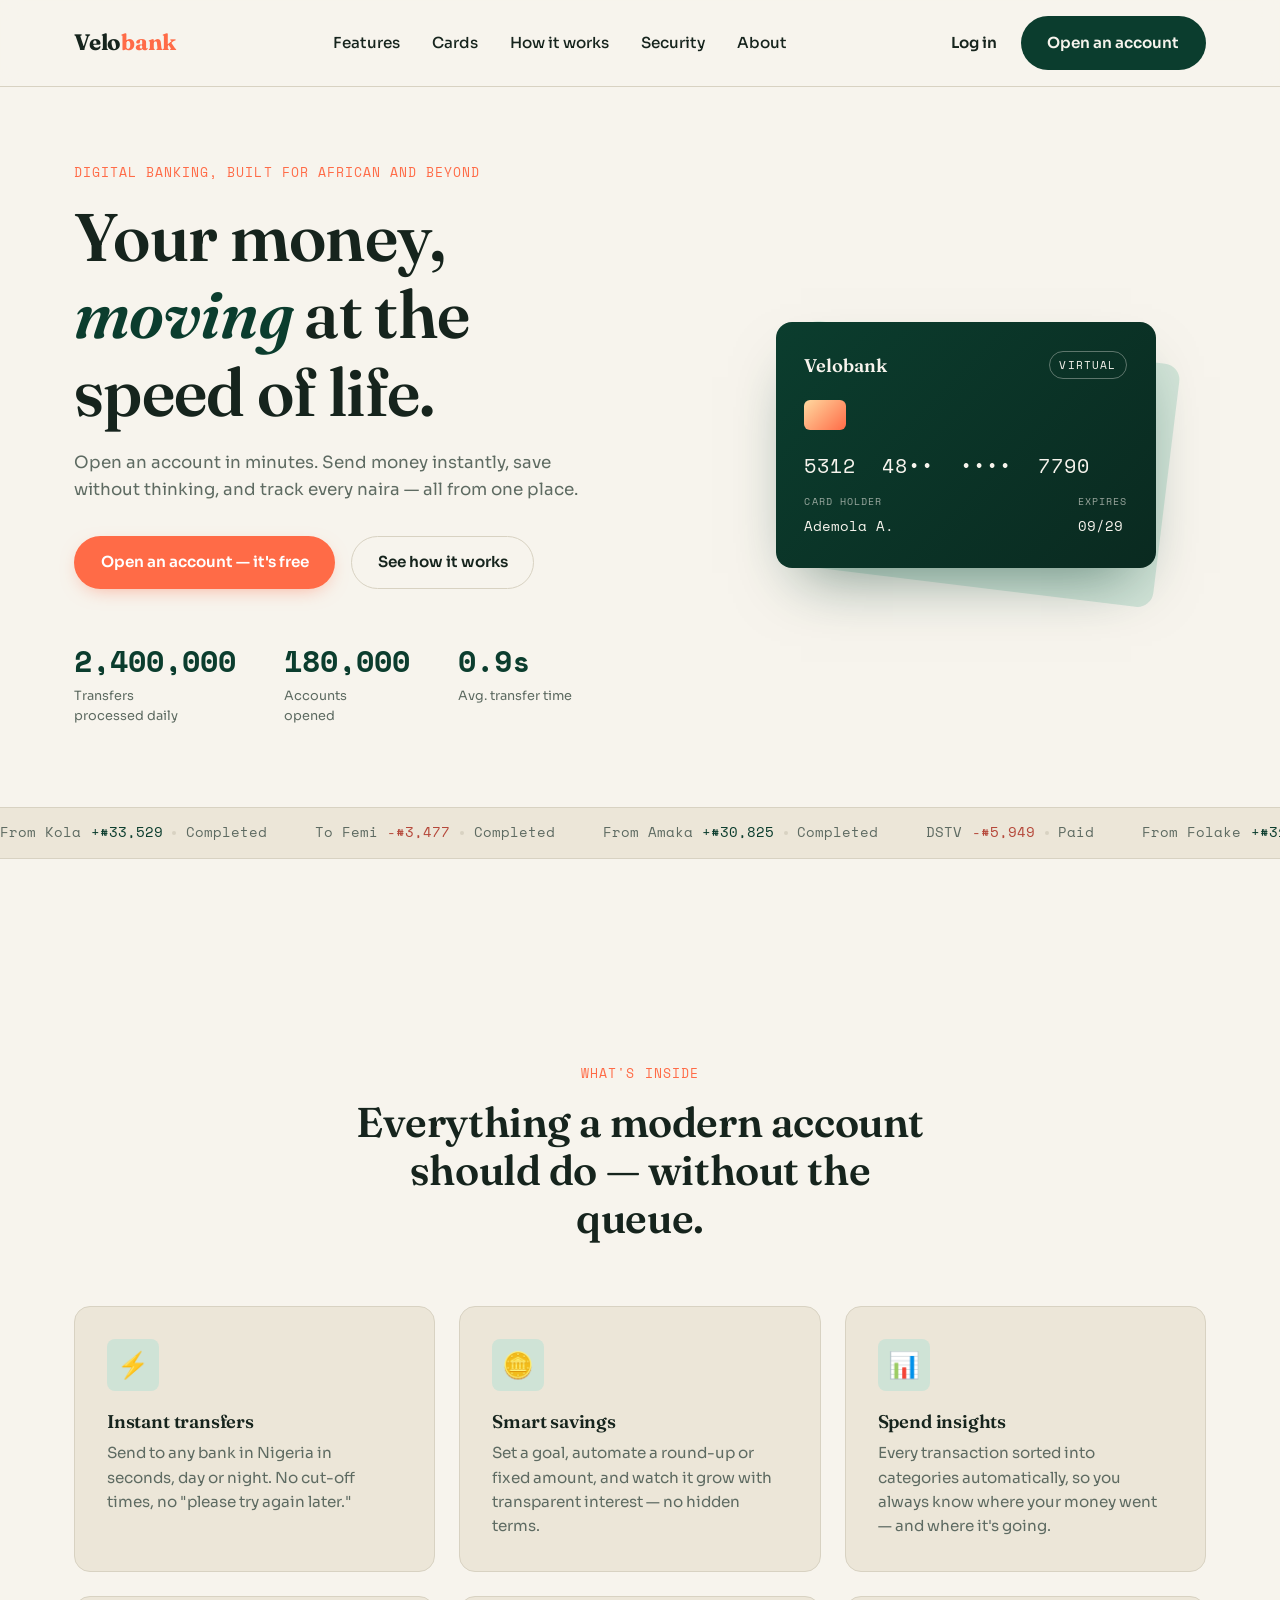
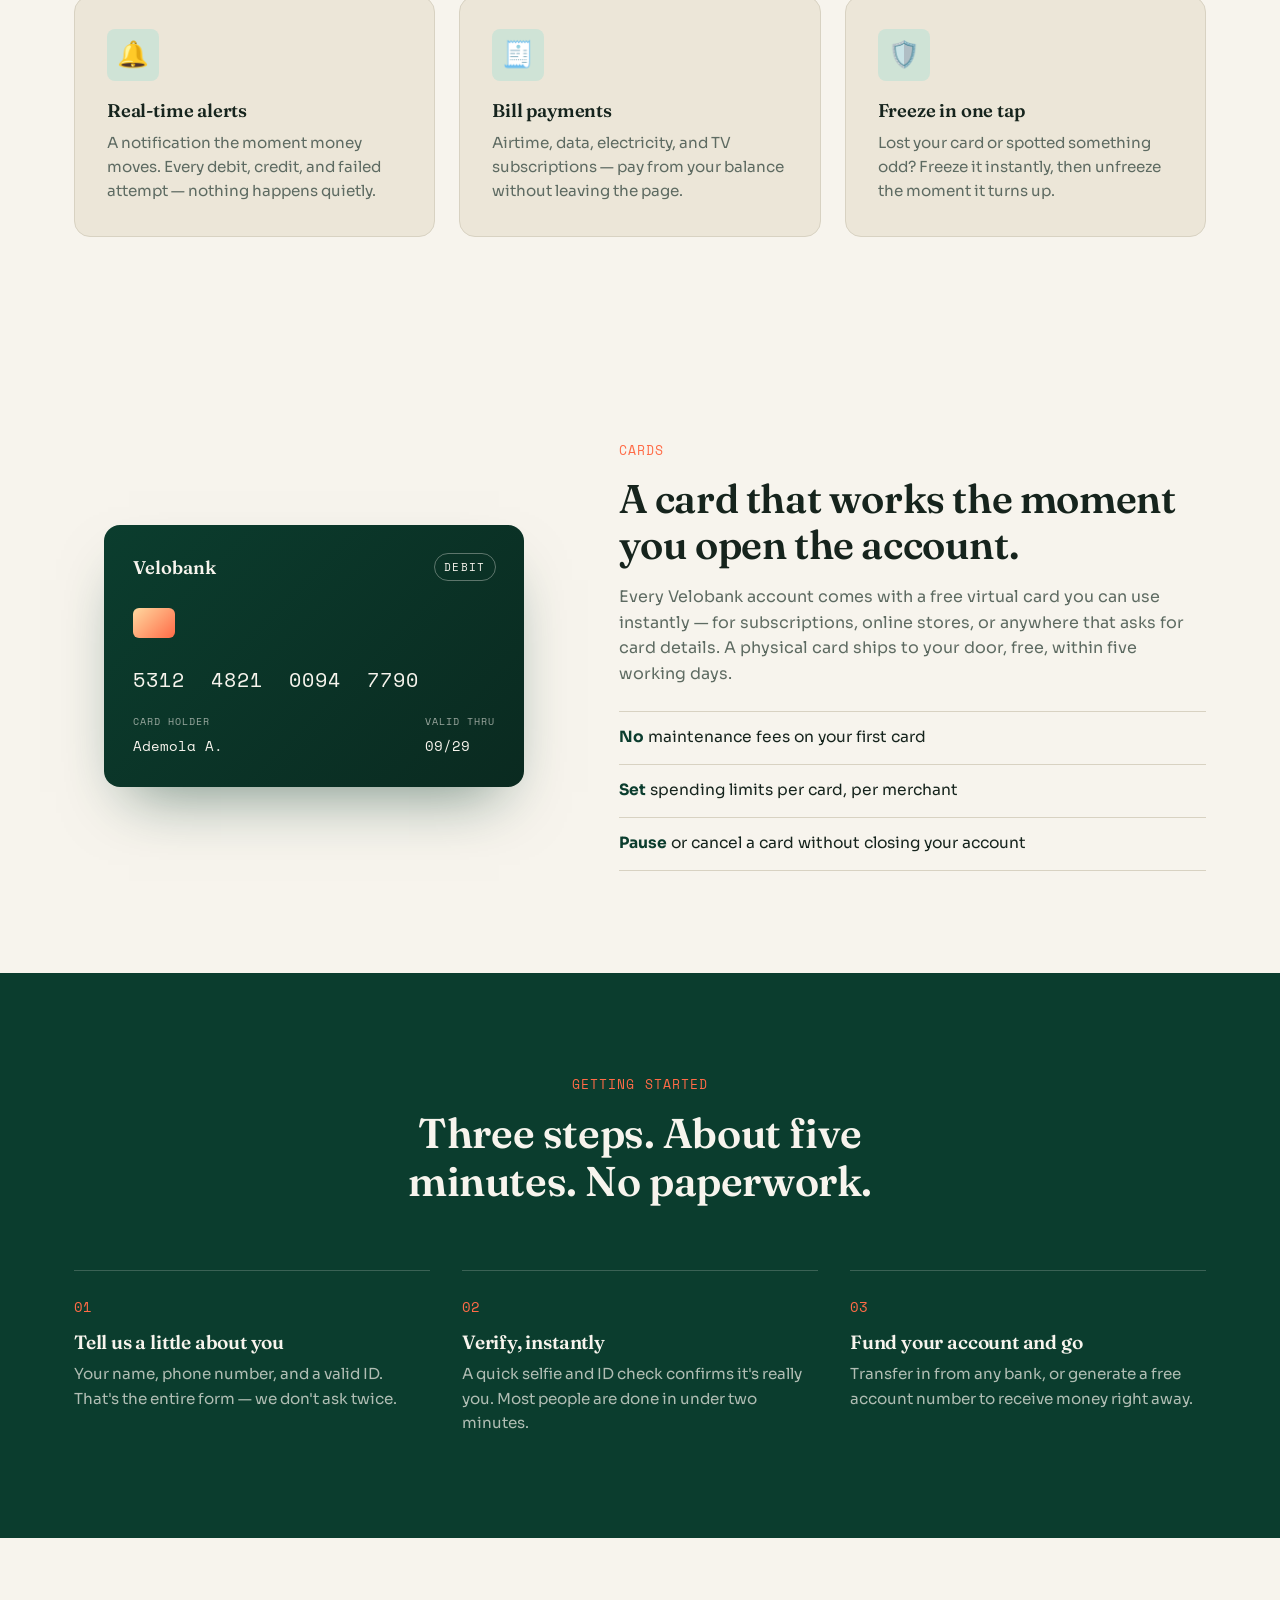
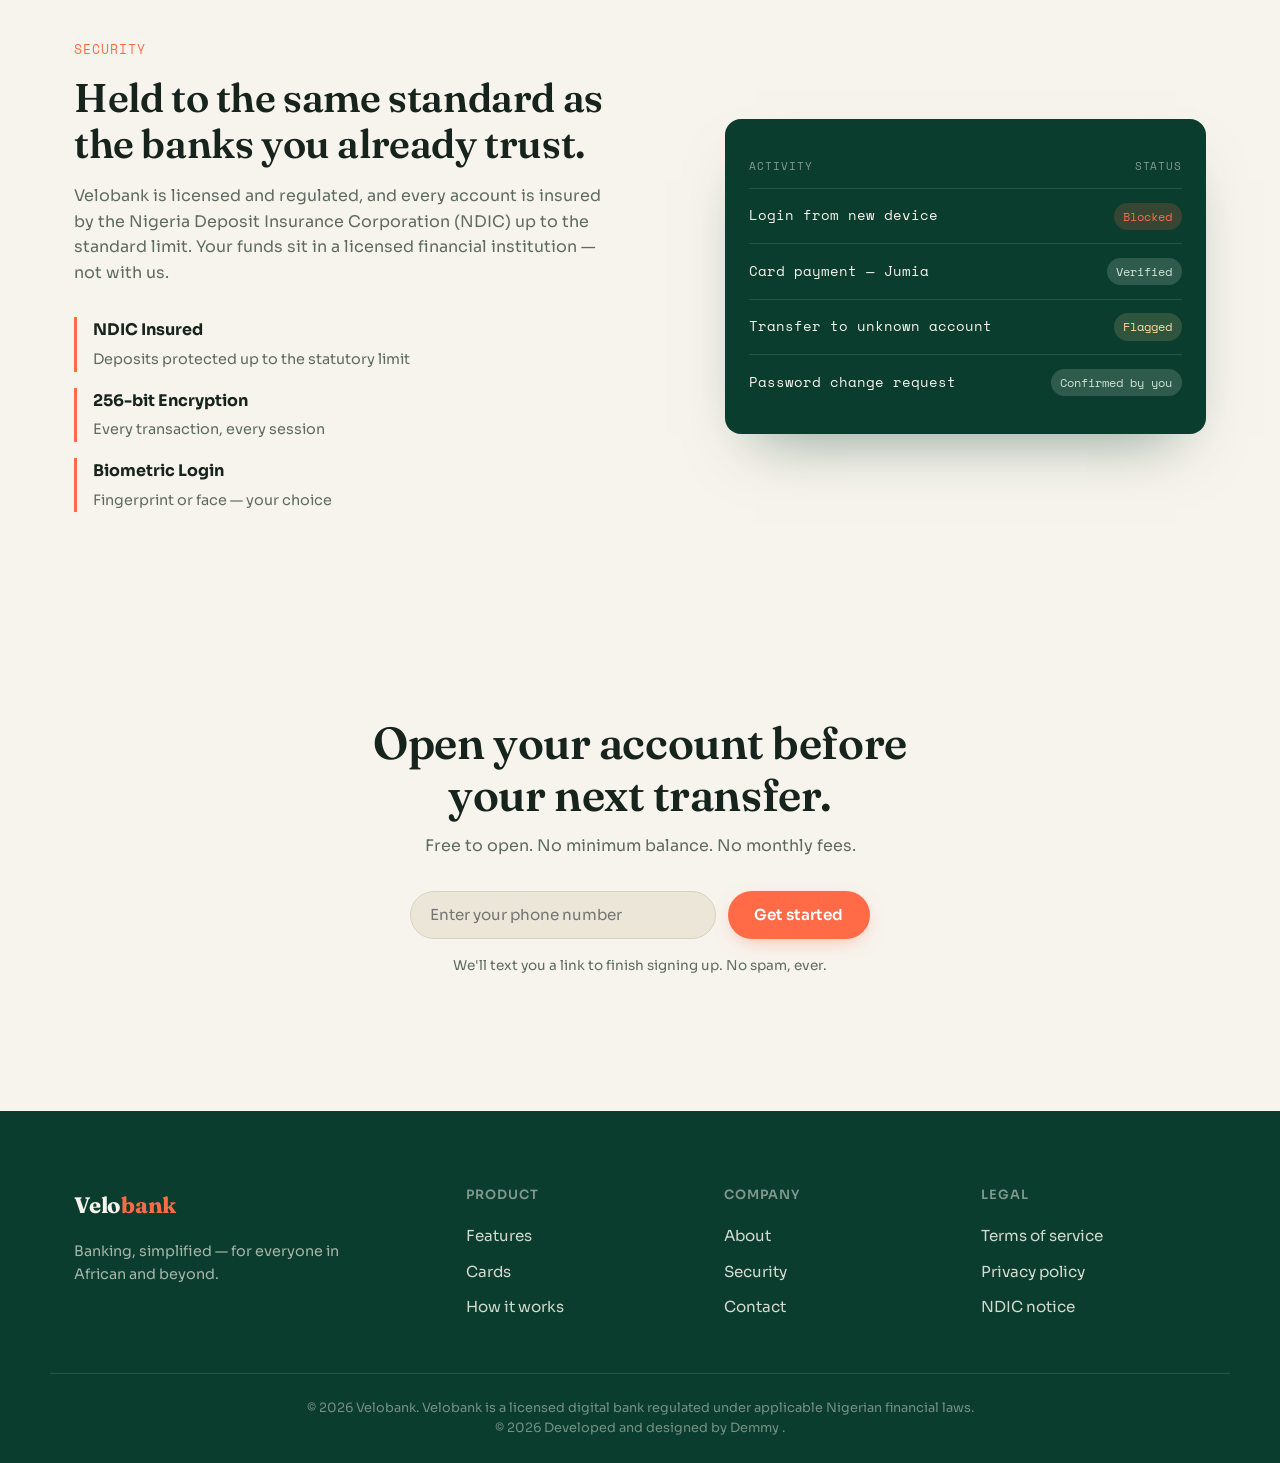
<file: index.html>
<!DOCTYPE html>
<html lang="en">
<head>
  <meta charset="UTF-8" />
  <meta name="viewport" content="width=device-width, initial-scale=1.0" />
  <title>Velobank — Banking that moves with you</title>
  <link rel="preconnect" href="https://fonts.googleapis.com">
  <link rel="preconnect" href="https://fonts.gstatic.com" crossorigin>
  <link href="https://fonts.googleapis.com/css2?family=Fraunces:ital,opsz,wght@0,9..144,400;0,9..144,500;0,9..144,600;0,9..144,700;1,9..144,500&family=Sora:wght@400;500;600;700&family=Space+Mono:wght@400;700&display=swap" rel="stylesheet">
  <link rel="stylesheet" href="css/style.css" />
</head>
<body>

  <!-- ===== Navigation ===== -->
  <header class="nav" id="nav">
    <div class="nav__inner">
      <a href="#" class="nav__logo">Velo<span>bank</span></a>

      <nav class="nav__links" id="navLinks">
        <a href="#features">Features</a>
        <a href="#cards">Cards</a>
        <a href="#how-it-works">How it works</a>
        <a href="#security">Security</a>
        <a href="about.html">About</a>

        <div class="nav__links-extra">
          <span class="nav__divider-label">Your account</span>
          <a href="login.html">Log in</a>
          <a href="signup.html">Open an account</a>
          <a href="dashboard.html">Dashboard</a>
          <a href="transactions.html">Transactions</a>
          <a href="beneficiaries.html">Beneficiaries</a>
          <a href="cards.html">Manage cards</a>
          <a href="savings.html">Savings</a>
          <a href="settings.html">Settings</a>
          <a href="contact.html">Contact us</a>
        </div>
      </nav>

      <div class="nav__actions">
        <a href="login.html" class="link-btn">Log in</a>
        <a href="signup.html" class="btn btn--primary">Open an account</a>
      </div>

      <button class="nav__toggle" id="navToggle" aria-label="Toggle menu" aria-expanded="false">
        <span></span><span></span><span></span>
      </button>
    </div>
  </header>

  <!-- ===== Hero ===== -->
  <section class="hero">
    <div class="hero__inner">
      <div class="hero__copy">
        <p class="eyebrow">Digital banking, built for African and beyond</p>
        <h1 class="hero__title">
          Your money,<br />
          <em>moving</em> at the<br />
          speed of life.
        </h1>
        <p class="hero__sub">
          Open an account in minutes. Send money instantly, save without
          thinking, and track every naira — all from one place.
        </p>
        <div class="hero__actions">
          <a href="signup.html" class="btn btn--accent">Open an account — it's free</a>
          <a href="#how-it-works" class="btn btn--ghost">See how it works</a>
        </div>

        <div class="hero__stats">
          <div class="stat">
            <span class="stat__num" data-count="2400000">0</span>
            <span class="stat__label">Transfers processed daily</span>
          </div>
          <div class="stat">
            <span class="stat__num" data-count="180000">0</span>
            <span class="stat__label">Accounts opened</span>
          </div>
          <div class="stat">
            <span class="stat__num" data-count="9" data-suffix="s" data-decimal-divide="10">0.0</span>
            <span class="stat__label">Avg. transfer time</span>
          </div>
        </div>
      </div>

      <div class="hero__visual">
        <div class="card-stack">
          <div class="bank-card bank-card--back">
            <span class="bank-card__brand">Velobank</span>
          </div>
          <div class="bank-card bank-card--front">
            <div class="bank-card__top">
              <span class="bank-card__brand">Velobank</span>
              <span class="bank-card__type">Virtual</span>
            </div>
            <div class="bank-card__chip" aria-hidden="true"></div>
            <div class="bank-card__number">5312&nbsp;&nbsp;48••&nbsp;&nbsp;••••&nbsp;&nbsp;7790</div>
            <div class="bank-card__bottom">
              <div>
                <span class="bank-card__label">Card holder</span>
                <span class="bank-card__value">Ademola A.</span>
              </div>
              <div>
                <span class="bank-card__label">Expires</span>
                <span class="bank-card__value">09/29</span>
              </div>
            </div>
          </div>
        </div>
      </div>
    </div>

    <!-- Signature element: live transaction ticker -->
    <div class="ticker" aria-hidden="true">
      <div class="ticker__track" id="tickerTrack"></div>
    </div>
  </section>

  <!-- ===== Features ===== -->
  <section class="features" id="features">
    <div class="section-head">
      <p class="eyebrow">What's inside</p>
      <h2> Everything a modern account should do — without the queue. </h2>
    </div>

    <div class="features__grid">
      <article class="feature-card">
        <div class="feature-card__icon">⚡</div>
        <h3>Instant transfers</h3>
        <p>Send to any bank in Nigeria in seconds, day or night. No cut-off times, no "please try again later."</p>
      </article>

      <article class="feature-card">
        <div class="feature-card__icon">🪙</div>
        <h3>Smart savings</h3>
        <p>Set a goal, automate a round-up or fixed amount, and watch it grow with transparent interest — no hidden terms.</p>
      </article>

      <article class="feature-card">
        <div class="feature-card__icon">📊</div>
        <h3>Spend insights</h3>
        <p>Every transaction sorted into categories automatically, so you always know where your money went — and where it's going.</p>
      </article>

      <article class="feature-card">
        <div class="feature-card__icon">🔔</div>
        <h3>Real-time alerts</h3>
        <p>A notification the moment money moves. Every debit, credit, and failed attempt — nothing happens quietly.</p>
      </article>

      <article class="feature-card">
        <div class="feature-card__icon">🧾</div>
        <h3>Bill payments</h3>
        <p>Airtime, data, electricity, and TV subscriptions — pay from your balance without leaving the page.</p>
      </article>

      <article class="feature-card">
        <div class="feature-card__icon">🛡️</div>
        <h3>Freeze in one tap</h3>
        <p>Lost your card or spotted something odd? Freeze it instantly, then unfreeze the moment it turns up.</p>
      </article>
    </div>
  </section>

  <!-- ===== Card showcase ===== -->
  <section class="cards" id="cards">
    <div class="cards__visual">
      <div class="bank-card bank-card--large">
        <div class="bank-card__top">
          <span class="bank-card__brand">Velobank</span>
          <span class="bank-card__type">Debit</span>
        </div>
        <div class="bank-card__chip" aria-hidden="true"></div>
        <div class="bank-card__number">5312&nbsp;&nbsp;4821&nbsp;&nbsp;0094&nbsp;&nbsp;7790</div>
        <div class="bank-card__bottom">
          <div>
            <span class="bank-card__label">Card holder</span>
            <span class="bank-card__value">Ademola A.</span>
          </div>
          <div>
            <span class="bank-card__label">Valid thru</span>
            <span class="bank-card__value">09/29</span>
          </div>
        </div>
      </div>
    </div>

    <div class="cards__copy">
      <p class="eyebrow">Cards</p>
      <h2>A card that works the moment you open the account.</h2>
      <p class="cards__sub">
        Every Velobank account comes with a free virtual card you can use
        instantly — for subscriptions, online stores, or anywhere that asks
        for card details. A physical card ships to your door, free, within
        five working days.
      </p>

      <ul class="cards__list">
        <li><span>No</span> maintenance fees on your first card</li>
        <li><span>Set</span> spending limits per card, per merchant</li>
        <li><span>Pause</span> or cancel a card without closing your account</li>
      </ul>
    </div>
  </section>

  <!-- ===== How it works ===== -->
  <section class="how" id="how-it-works">
    <div class="section-head">
      <p class="eyebrow">Getting started</p>
      <h2>Three steps. About five minutes. No paperwork.</h2>
    </div>

    <ol class="how__steps">
      <li class="how__step">
        <span class="how__num">01</span>
        <h3>Tell us a little about you</h3>
        <p>Your name, phone number, and a valid ID. That's the entire form — we don't ask twice.</p>
      </li>
      <li class="how__step">
        <span class="how__num">02</span>
        <h3>Verify, instantly</h3>
        <p>A quick selfie and ID check confirms it's really you. Most people are done in under two minutes.</p>
      </li>
      <li class="how__step">
        <span class="how__num">03</span>
        <h3>Fund your account and go</h3>
        <p>Transfer in from any bank, or generate a free account number to receive money right away.</p>
      </li>
    </ol>
  </section>

  <!-- ===== Security ===== -->
  <section class="security" id="security">
    <div class="security__inner">
      <div class="security__copy">
        <p class="eyebrow">Security</p>
        <h2>Held to the same standard as the banks you already trust.</h2>
        <p class="security__sub">
          Velobank is licensed and regulated, and every account is insured
          by the Nigeria Deposit Insurance Corporation (NDIC) up to the
          standard limit. Your funds sit in a licensed financial institution
          — not with us.
        </p>

        <div class="security__badges">
          <div class="badge">
            <strong>NDIC Insured</strong>
            <span>Deposits protected up to the statutory limit</span>
          </div>
          <div class="badge">
            <strong>256-bit Encryption</strong>
            <span>Every transaction, every session</span>
          </div>
          <div class="badge">
            <strong>Biometric Login</strong>
            <span>Fingerprint or face — your choice</span>
          </div>
        </div>
      </div>

      <div class="security__ledger">
        <div class="ledger">
          <div class="ledger__row ledger__row--head">
            <span>Activity</span><span>Status</span>
          </div>
          <div class="ledger__row">
            <span>Login from new device</span><span class="ledger__status ledger__status--blocked">Blocked</span>
          </div>
          <div class="ledger__row">
            <span>Card payment — Jumia</span><span class="ledger__status ledger__status--ok">Verified</span>
          </div>
          <div class="ledger__row">
            <span>Transfer to unknown account</span><span class="ledger__status ledger__status--review">Flagged</span>
          </div>
          <div class="ledger__row">
            <span>Password change request</span><span class="ledger__status ledger__status--ok">Confirmed by you</span>
          </div>
        </div>
      </div>
    </div>
  </section>

  <!-- ===== CTA ===== -->
  <section class="cta" id="cta">
    <div class="cta__inner">
      <h2>Open your account before your next transfer.</h2>
      <p>Free to open. No minimum balance. No monthly fees.</p>
      <form class="cta__form" id="ctaForm">
        <input type="tel" id="ctaPhone" placeholder="Enter your phone number" required pattern="^[0-9+\s]{7,15}$" />
        <button type="submit" class="btn btn--accent">Get started</button>
      </form>
      <p class="cta__note" id="ctaNote">We'll text you a link to finish signing up. No spam, ever.</p>
    </div>
  </section>

  <!-- ===== Footer ===== -->
  <footer class="footer">
    <div class="footer__inner">
      <div class="footer__brand">
        <a href="index.html" class="nav__logo">Velo<span>bank</span></a>
        <p>Banking, simplified — for everyone in African and beyond.</p>
      </div>

      <div class="footer__col">
        <h4>Product</h4>
        <a href="#features">Features</a>
        <a href="#cards">Cards</a>
        <a href="#how-it-works">How it works</a>
      </div>

      <div class="footer__col">
        <h4>Company</h4>
        <a href="about.html">About</a>
        <a href="#security">Security</a>
        <a href="contact.html">Contact</a>
      </div>

      <div class="footer__col">
        <h4>Legal</h4>
        <a href="terms.html">Terms of service</a>
        <a href="privacy.html">Privacy policy</a>
        <a href="ndic.html">NDIC notice</a>
      </div>
    </div>

    <div class="footer__bottom">
      <p>&copy; 2026 Velobank. Velobank is a licensed digital bank regulated under applicable Nigerian financial laws.</p>
      <p>&copy; 2026 Developed and designed by Demmy .</p>
    </div>
  </footer>

  <script src="js/script.js"></script>
</body>
</html>
</file>
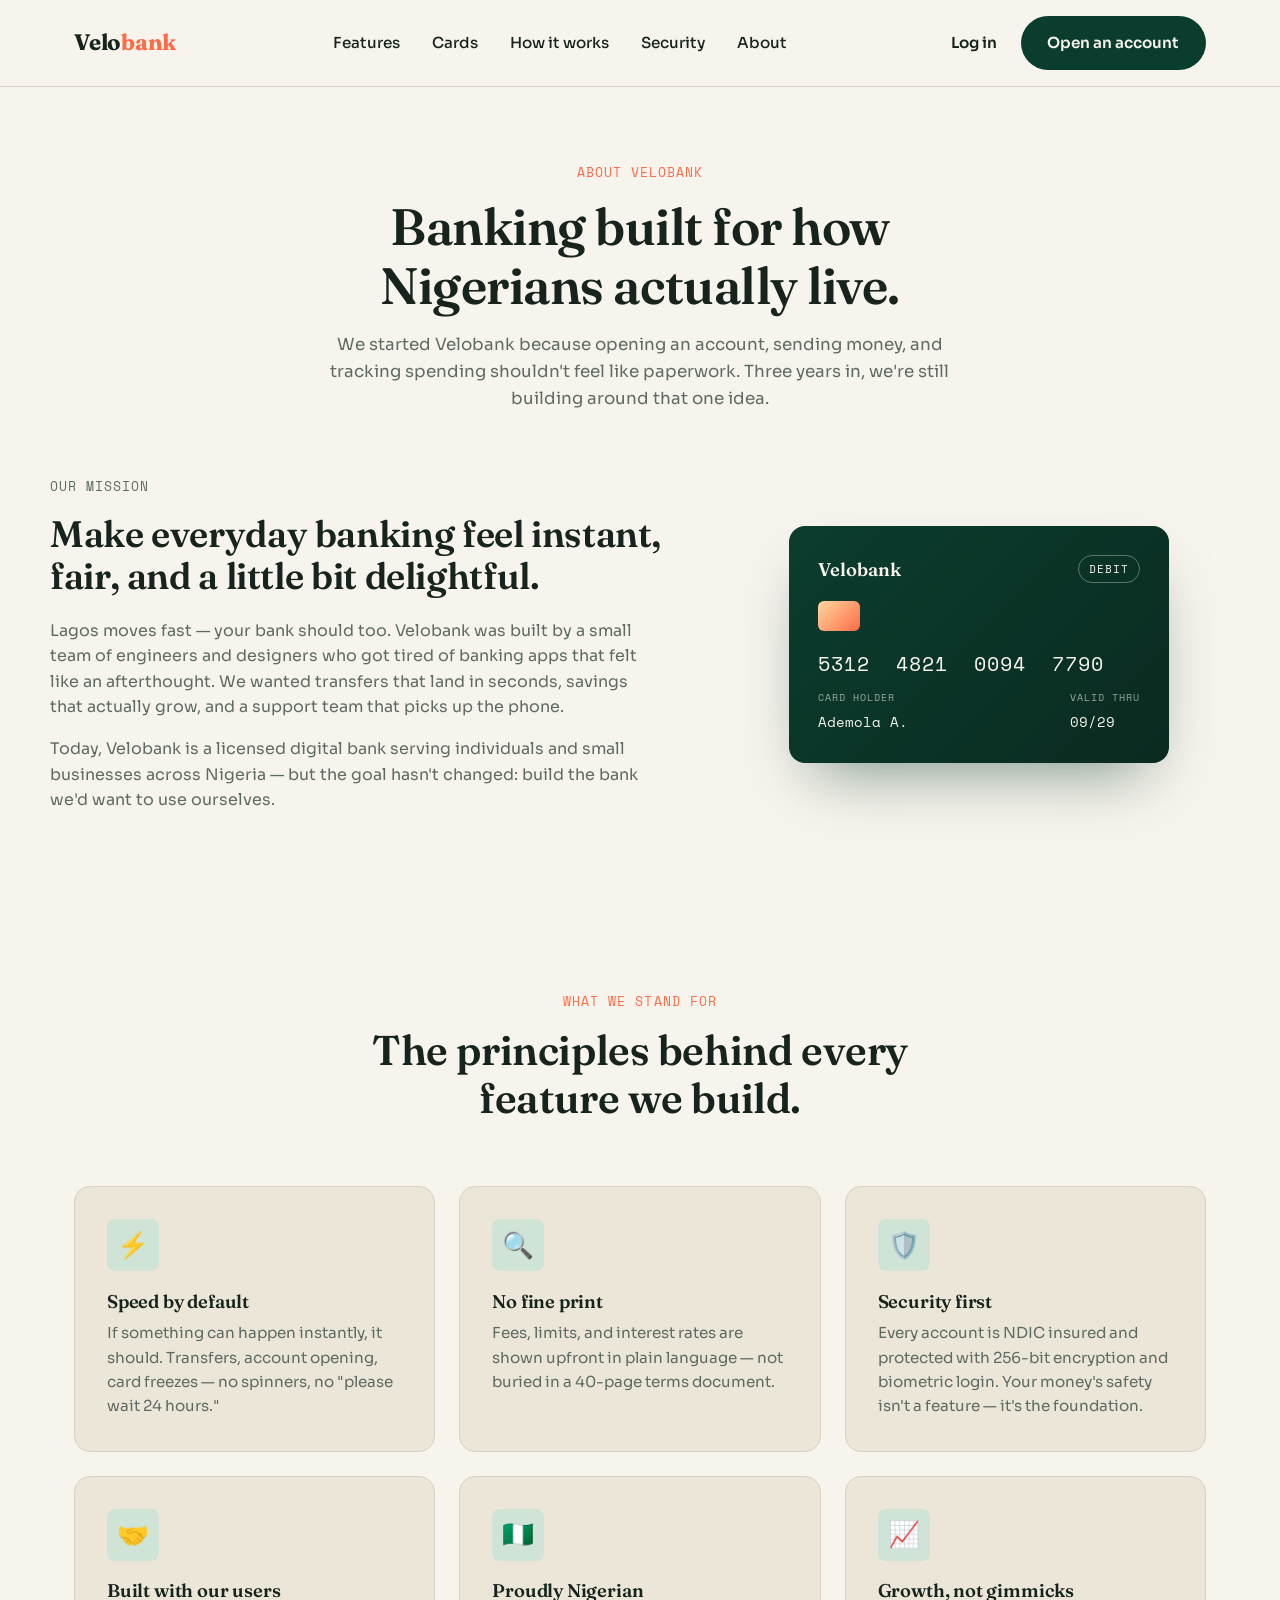
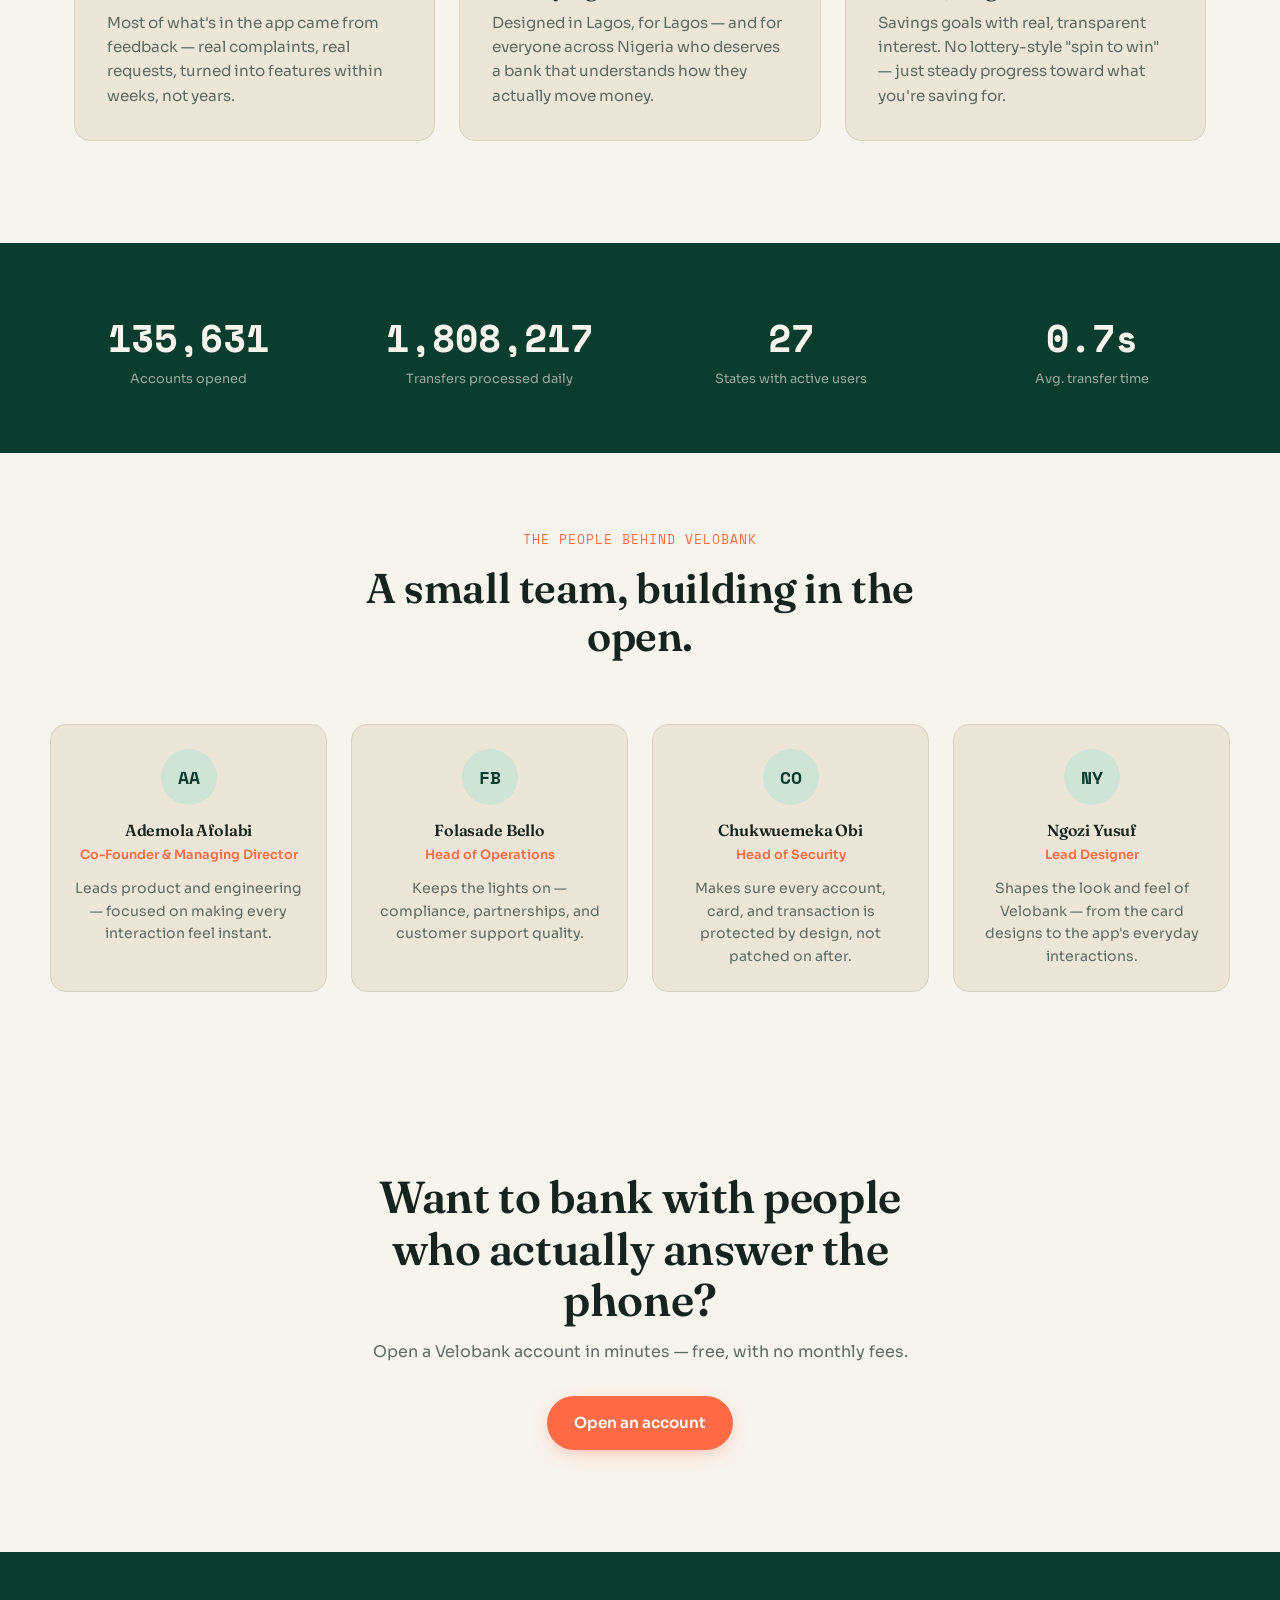
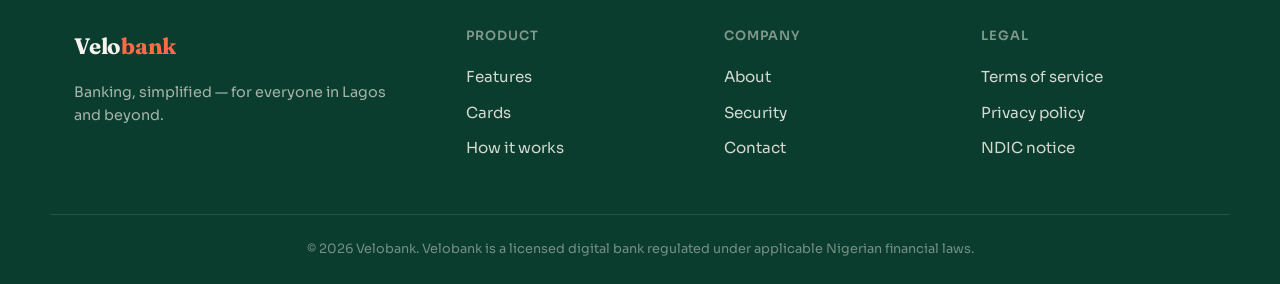
<file: about.html>
<!DOCTYPE html>
<html lang="en">
<head>
  <meta charset="UTF-8" />
  <meta name="viewport" content="width=device-width, initial-scale=1.0" />
  <title>About us — Velobank</title>
  <link rel="preconnect" href="https://fonts.googleapis.com">
  <link rel="preconnect" href="https://fonts.gstatic.com" crossorigin>
  <link href="https://fonts.googleapis.com/css2?family=Fraunces:ital,opsz,wght@0,9..144,400;0,9..144,500;0,9..144,600;0,9..144,700;1,9..144,500&family=Sora:wght@400;500;600;700&family=Space+Mono:wght@400;700&display=swap" rel="stylesheet">
  <link rel="stylesheet" href="css/style.css" />
  <link rel="stylesheet" href="css/contact.css" />
  <link rel="stylesheet" href="css/about.css" />
</head>
<body>

  <!-- ===== Navigation ===== -->
  <header class="nav" id="nav">
    <div class="nav__inner">
      <a href="index.html" class="nav__logo">Velo<span>bank</span></a>

      <nav class="nav__links" id="navLinks">
        <a href="index.html#features">Features</a>
        <a href="index.html#cards">Cards</a>
        <a href="index.html#how-it-works">How it works</a>
        <a href="index.html#security">Security</a>
        <a href="about.html">About</a>

        <div class="nav__links-extra">
          <span class="nav__divider-label">Your account</span>
          <a href="index.html">Home</a>
          <a href="login.html">Log in</a>
          <a href="signup.html">Open an account</a>
          <a href="dashboard.html">Dashboard</a>
          <a href="transactions.html">Transactions</a>
          <a href="beneficiaries.html">Beneficiaries</a>
          <a href="cards.html">Manage cards</a>
          <a href="savings.html">Savings</a>
          <a href="settings.html">Settings</a>
          <a href="contact.html">Contact us</a>
        </div>
      </nav>

      <div class="nav__actions">
        <a href="login.html" class="link-btn">Log in</a>
        <a href="signup.html" class="btn btn--primary">Open an account</a>
      </div>

      <button class="nav__toggle" id="navToggle" aria-label="Toggle menu" aria-expanded="false">
        <span></span><span></span><span></span>
      </button>
    </div>
  </header>

  <!-- ===== Hero ===== -->
  <section class="contact-hero about-hero">
    <div class="contact-hero__inner">
      <p class="eyebrow">About Velobank</p>
      <h1>Banking built for how Nigerians actually live.</h1>
      <p class="contact-hero__sub">
        We started Velobank because opening an account, sending money,
        and tracking spending shouldn't feel like paperwork. Three years
        in, we're still building around that one idea.
      </p>
    </div>
  </section>

  <!-- ===== Mission ===== -->
  <section class="about-mission">
    <div class="about-mission__inner">
      <div class="about-mission__copy">
        <p class="eyebrow">Our mission</p>
        <h2>Make everyday banking feel instant, fair, and a little bit delightful.</h2>
        <p>
          Lagos moves fast — your bank should too. Velobank was built by
          a small team of engineers and designers who got tired of
          banking apps that felt like an afterthought. We wanted
          transfers that land in seconds, savings that actually grow,
          and a support team that picks up the phone.
        </p>
        <p>
          Today, Velobank is a licensed digital bank serving individuals
          and small businesses across Nigeria — but the goal hasn't
          changed: build the bank we'd want to use ourselves.
        </p>
      </div>

      <div class="about-mission__visual">
        <div class="bank-card bank-card--front about-mission__card">
          <div class="bank-card__top">
            <span class="bank-card__brand">Velobank</span>
            <span class="bank-card__type">Debit</span>
          </div>
          <div class="bank-card__chip" aria-hidden="true"></div>
          <div class="bank-card__number">5312&nbsp;&nbsp;4821&nbsp;&nbsp;0094&nbsp;&nbsp;7790</div>
          <div class="bank-card__bottom">
            <div>
              <span class="bank-card__label">Card holder</span>
              <span class="bank-card__value">Ademola A.</span>
            </div>
            <div>
              <span class="bank-card__label">Valid thru</span>
              <span class="bank-card__value">09/29</span>
            </div>
          </div>
        </div>
      </div>
    </div>
  </section>

  <!-- ===== Values ===== -->
  <section class="features" id="values">
    <div class="section-head">
      <p class="eyebrow">What we stand for</p>
      <h2>The principles behind every feature we build.</h2>
    </div>

    <div class="features__grid">
      <article class="feature-card">
        <div class="feature-card__icon">⚡</div>
        <h3>Speed by default</h3>
        <p>If something can happen instantly, it should. Transfers, account opening, card freezes — no spinners, no "please wait 24 hours."</p>
      </article>

      <article class="feature-card">
        <div class="feature-card__icon">🔍</div>
        <h3>No fine print</h3>
        <p>Fees, limits, and interest rates are shown upfront in plain language — not buried in a 40-page terms document.</p>
      </article>

      <article class="feature-card">
        <div class="feature-card__icon">🛡️</div>
        <h3>Security first</h3>
        <p>Every account is NDIC insured and protected with 256-bit encryption and biometric login. Your money's safety isn't a feature — it's the foundation.</p>
      </article>

      <article class="feature-card">
        <div class="feature-card__icon">🤝</div>
        <h3>Built with our users</h3>
        <p>Most of what's in the app came from feedback — real complaints, real requests, turned into features within weeks, not years.</p>
      </article>

      <article class="feature-card">
        <div class="feature-card__icon">🇳🇬</div>
        <h3>Proudly Nigerian</h3>
        <p>Designed in Lagos, for Lagos — and for everyone across Nigeria who deserves a bank that understands how they actually move money.</p>
      </article>

      <article class="feature-card">
        <div class="feature-card__icon">📈</div>
        <h3>Growth, not gimmicks</h3>
        <p>Savings goals with real, transparent interest. No lottery-style "spin to win" — just steady progress toward what you're saving for.</p>
      </article>
    </div>
  </section>

  <!-- ===== Stats ===== -->
  <section class="about-stats">
    <div class="about-stats__inner">
      <div class="stat">
        <span class="stat__num" data-count="180000">0</span>
        <span class="stat__label">Accounts opened</span>
      </div>
      <div class="stat">
        <span class="stat__num" data-count="2400000">0</span>
        <span class="stat__label">Transfers processed daily</span>
      </div>
      <div class="stat">
        <span class="stat__num" data-count="36">0</span>
        <span class="stat__label">States with active users</span>
      </div>
      <div class="stat">
        <span class="stat__num" data-count="9" data-suffix="s" data-decimal-divide="10">0.0</span>
        <span class="stat__label">Avg. transfer time</span>
      </div>
    </div>
  </section>

  <!-- ===== Team ===== -->
  <section class="about-team">
    <div class="section-head">
      <p class="eyebrow">The people behind Velobank</p>
      <h2>A small team, building in the open.</h2>
    </div>

    <div class="about-team__grid">
      <div class="team-card">
        <div class="team-card__avatar">AA</div>
        <h3>Ademola Afolabi</h3>
        <span class="team-card__role">Co-Founder &amp; Managing Director</span>
        <p>Leads product and engineering — focused on making every interaction feel instant.</p>
      </div>

      <div class="team-card">
        <div class="team-card__avatar">FB</div>
        <h3>Folasade Bello</h3>
        <span class="team-card__role">Head of Operations</span>
        <p>Keeps the lights on — compliance, partnerships, and customer support quality.</p>
      </div>

      <div class="team-card">
        <div class="team-card__avatar">CO</div>
        <h3>Chukwuemeka Obi</h3>
        <span class="team-card__role">Head of Security</span>
        <p>Makes sure every account, card, and transaction is protected by design, not patched on after.</p>
      </div>

      <div class="team-card">
        <div class="team-card__avatar">NY</div>
        <h3>Ngozi Yusuf</h3>
        <span class="team-card__role">Lead Designer</span>
        <p>Shapes the look and feel of Velobank — from the card designs to the app's everyday interactions.</p>
      </div>
    </div>
  </section>

  <!-- ===== CTA ===== -->
  <section class="cta">
    <div class="cta__inner">
      <h2>Want to bank with people who actually answer the phone?</h2>
      <p>Open a Velobank account in minutes — free, with no monthly fees.</p>
      <a href="signup.html" class="btn btn--accent">Open an account</a>
    </div>
  </section>

  <!-- ===== Footer ===== -->
  <footer class="footer">
    <div class="footer__inner">
      <div class="footer__brand">
        <a href="index.html" class="nav__logo">Velo<span>bank</span></a>
        <p>Banking, simplified — for everyone in Lagos and beyond.</p>
      </div>

      <div class="footer__col">
        <h4>Product</h4>
        <a href="index.html#features">Features</a>
        <a href="index.html#cards">Cards</a>
        <a href="index.html#how-it-works">How it works</a>
      </div>

      <div class="footer__col">
        <h4>Company</h4>
        <a href="about.html">About</a>
        <a href="index.html#security">Security</a>
        <a href="contact.html">Contact</a>
      </div>

      <div class="footer__col">
        <h4>Legal</h4>
        <a href="terms.html">Terms of service</a>
        <a href="privacy.html">Privacy policy</a>
        <a href="ndic.html">NDIC notice</a>
      </div>
    </div>

    <div class="footer__bottom">
      <p>&copy; 2026 Velobank. Velobank is a licensed digital bank regulated under applicable Nigerian financial laws.</p>
    </div>
  </footer>

  <script src="js/script.js"></script>
</body>
</html>
</file>
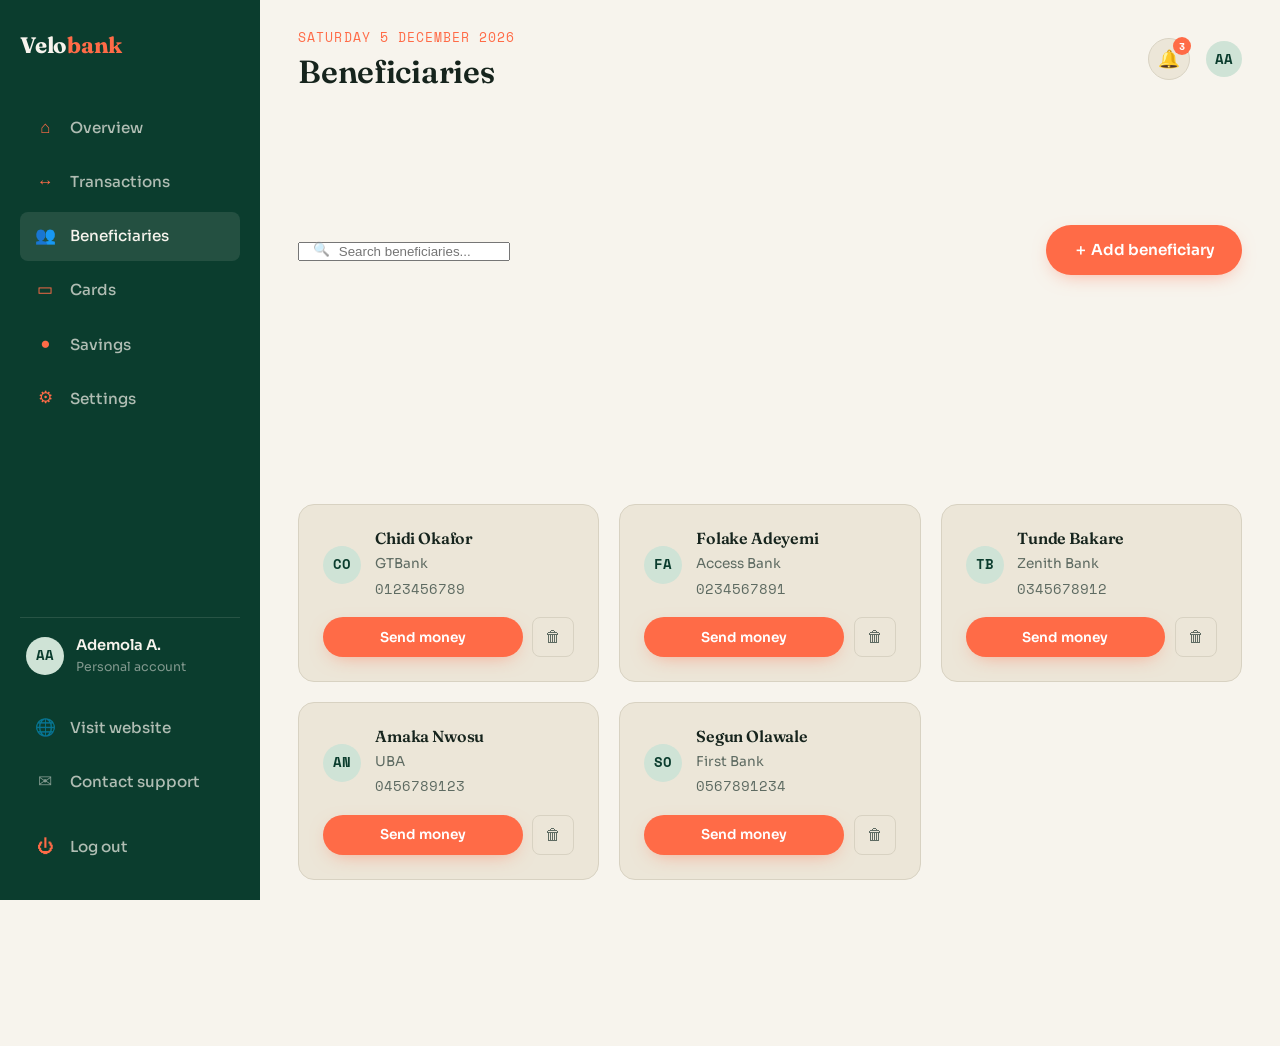
<file: beneficiaries.html>
<!DOCTYPE html>
<html lang="en">
<head>
  <meta charset="UTF-8" />
  <meta name="viewport" content="width=device-width, initial-scale=1.0" />
  <title>Beneficiaries — Velobank</title>
  <link rel="preconnect" href="https://fonts.googleapis.com">
  <link rel="preconnect" href="https://fonts.gstatic.com" crossorigin>
  <link href="https://fonts.googleapis.com/css2?family=Fraunces:ital,opsz,wght@0,9..144,400;0,9..144,500;0,9..144,600;0,9..144,700;1,9..144,500&family=Sora:wght@400;500;600;700&family=Space+Mono:wght@400;700&display=swap" rel="stylesheet">
  <link rel="stylesheet" href="css/style.css" />
  <link rel="stylesheet" href="css/dashboard.css" />
</head>
<body>

  <div class="dash">

    <!-- ===== Sidebar ===== -->
    <aside class="dash__sidebar" id="sidebar">
      <div class="dash__sidebar-top">
        <a href="index.html" class="nav__logo">Velo<span>bank</span></a>

        <nav class="dash__nav">
          <a href="dashboard.html" class="dash__nav-link">
            <span class="dash__nav-icon">⌂</span> Overview
          </a>
          <a href="transactions.html" class="dash__nav-link">
            <span class="dash__nav-icon">↔</span> Transactions
          </a>
          <a href="beneficiaries.html" class="dash__nav-link is-active">
            <span class="dash__nav-icon">👥</span> Beneficiaries
          </a>
          <a href="cards.html" class="dash__nav-link">
            <span class="dash__nav-icon">▭</span> Cards
          </a>
          <a href="savings.html" class="dash__nav-link">
            <span class="dash__nav-icon">●</span> Savings
          </a>
          <a href="settings.html" class="dash__nav-link">
            <span class="dash__nav-icon">⚙</span> Settings
          </a>
        </nav>
      </div>

      <div class="dash__sidebar-bottom">
        <div class="dash__user">
          <div class="dash__avatar">AA</div>
          <div>
            <span class="dash__user-name">Ademola A.</span>
            <span class="dash__user-tag">Personal account</span>
          </div>
        </div>

        <div class="dash__nav-secondary">
          <a href="index.html" class="dash__nav-link">
            <span class="dash__nav-icon">🌐</span> Visit website
          </a>
          <a href="contact.html" class="dash__nav-link">
            <span class="dash__nav-icon">✉</span> Contact support
          </a>
        </div>
        <a href="login.html" class="dash__nav-link dash__logout">
          <span class="dash__nav-icon">⏻</span> Log out
        </a>
      </div>
    </aside>

    <!-- ===== Main content ===== -->
    <main class="dash__main">

      <!-- Top bar -->
      <header class="dash__topbar">
        <button class="dash__menu-toggle" id="menuToggle" aria-label="Toggle menu" aria-expanded="false">
          <span></span><span></span><span></span>
        </button>

        <div class="dash__greeting">
          <p class="eyebrow" id="dashDate">Loading date...</p>
          <h1>Beneficiaries</h1>
        </div>

        <div class="dash__topbar-actions">
          <button class="dash__icon-btn" aria-label="Notifications">
            🔔
            <span class="dash__badge">3</span>
          </button>
          <div class="dash__avatar dash__avatar--sm">AA</div>
        </div>
      </header>

      <!-- Toolbar -->
      <section class="tx-toolbar">
        <div class="tx-search" style="max-width: 360px;">
          <span class="tx-search__icon">🔍</span>
          <input type="text" id="beneSearch" class="form-control" placeholder="Search beneficiaries..." />
        </div>

        <button class="btn btn--accent" id="addBeneBtn">＋ Add beneficiary</button>
      </section>

      <!-- Beneficiaries grid -->
      <section class="bene-grid" id="beneGrid">
        <!-- populated by JS -->
      </section>

      <p class="tx-empty" id="beneEmpty">No beneficiaries match your search.</p>

    </main>
  </div>

  <!-- Send money modal (reused pattern) -->
  <div class="modal" id="sendModal" aria-hidden="true">
    <div class="modal__panel">
      <button class="modal__close" id="sendModalClose" aria-label="Close">×</button>
      <h3>Send money</h3>
      <p class="modal__sub">Sending to <strong id="sendBeneName">recipient</strong> · <span class="mono" id="sendBeneAccount"></span></p>

      <form id="sendForm">
        <div class="form-group">
          <label for="sendAmount">Amount (₦)</label>
          <input type="number" id="sendAmount" class="form-control" placeholder="0.00" min="0" step="0.01" />
        </div>
        <div class="form-group">
          <label for="sendNote">Note (optional)</label>
          <input type="text" id="sendNote" class="form-control" placeholder="What's this for?" />
        </div>
        <button type="submit" class="btn btn--accent" style="width: 100%;">Send money</button>
      </form>

      <div class="modal__success" id="sendSuccess">
        <div class="auth-success__icon">✓</div>
        <h3>Transfer sent</h3>
        <p id="sendSuccessText">Your transfer was completed.</p>
        <button class="btn btn--accent" id="sendDone">Done</button>
      </div>
    </div>
  </div>

  <!-- Add / edit beneficiary modal -->
  <div class="modal" id="beneModal" aria-hidden="true">
    <div class="modal__panel">
      <button class="modal__close" id="beneModalClose" aria-label="Close">×</button>

      <div id="beneForm">
        <h3 id="beneModalTitle">Add beneficiary</h3>
        <p class="modal__sub">Save their details for faster transfers next time.</p>

        <div class="form-group">
          <label for="beneName">Full name</label>
          <input type="text" id="beneName" class="form-control" placeholder="e.g. Chidi Okafor" />
          <span class="field-error" data-error-for="beneName">Enter a name.</span>
        </div>

        <div class="form-row" style="grid-template-columns: 1fr 1fr; gap: 1.25rem;">
          <div class="form-group">
            <label for="beneBank">Bank</label>
            <input type="text" id="beneBank" class="form-control" placeholder="e.g. GTBank" />
            <span class="field-error" data-error-for="beneBank">Enter a bank name.</span>
          </div>
          <div class="form-group">
            <label for="beneAccount">Account number</label>
            <input type="text" id="beneAccount" class="form-control" placeholder="0123456789" inputmode="numeric" maxlength="10" />
            <span class="field-error" data-error-for="beneAccount">Enter a 10-digit account number.</span>
          </div>
        </div>

        <button type="button" class="btn btn--accent" style="width: 100%;" id="beneSubmit">Save beneficiary</button>
      </div>

      <div class="modal__success" id="beneSuccess">
        <div class="auth-success__icon">✓</div>
        <h3 id="beneSuccessTitle">Saved</h3>
        <p id="beneSuccessText">Beneficiary saved.</p>
        <button class="btn btn--accent" id="beneDone">Done</button>
      </div>
    </div>
  </div>

  <script src="js/dashboard.js"></script>
  <script src="js/beneficiaries.js"></script>
</body>
</html>
</file>
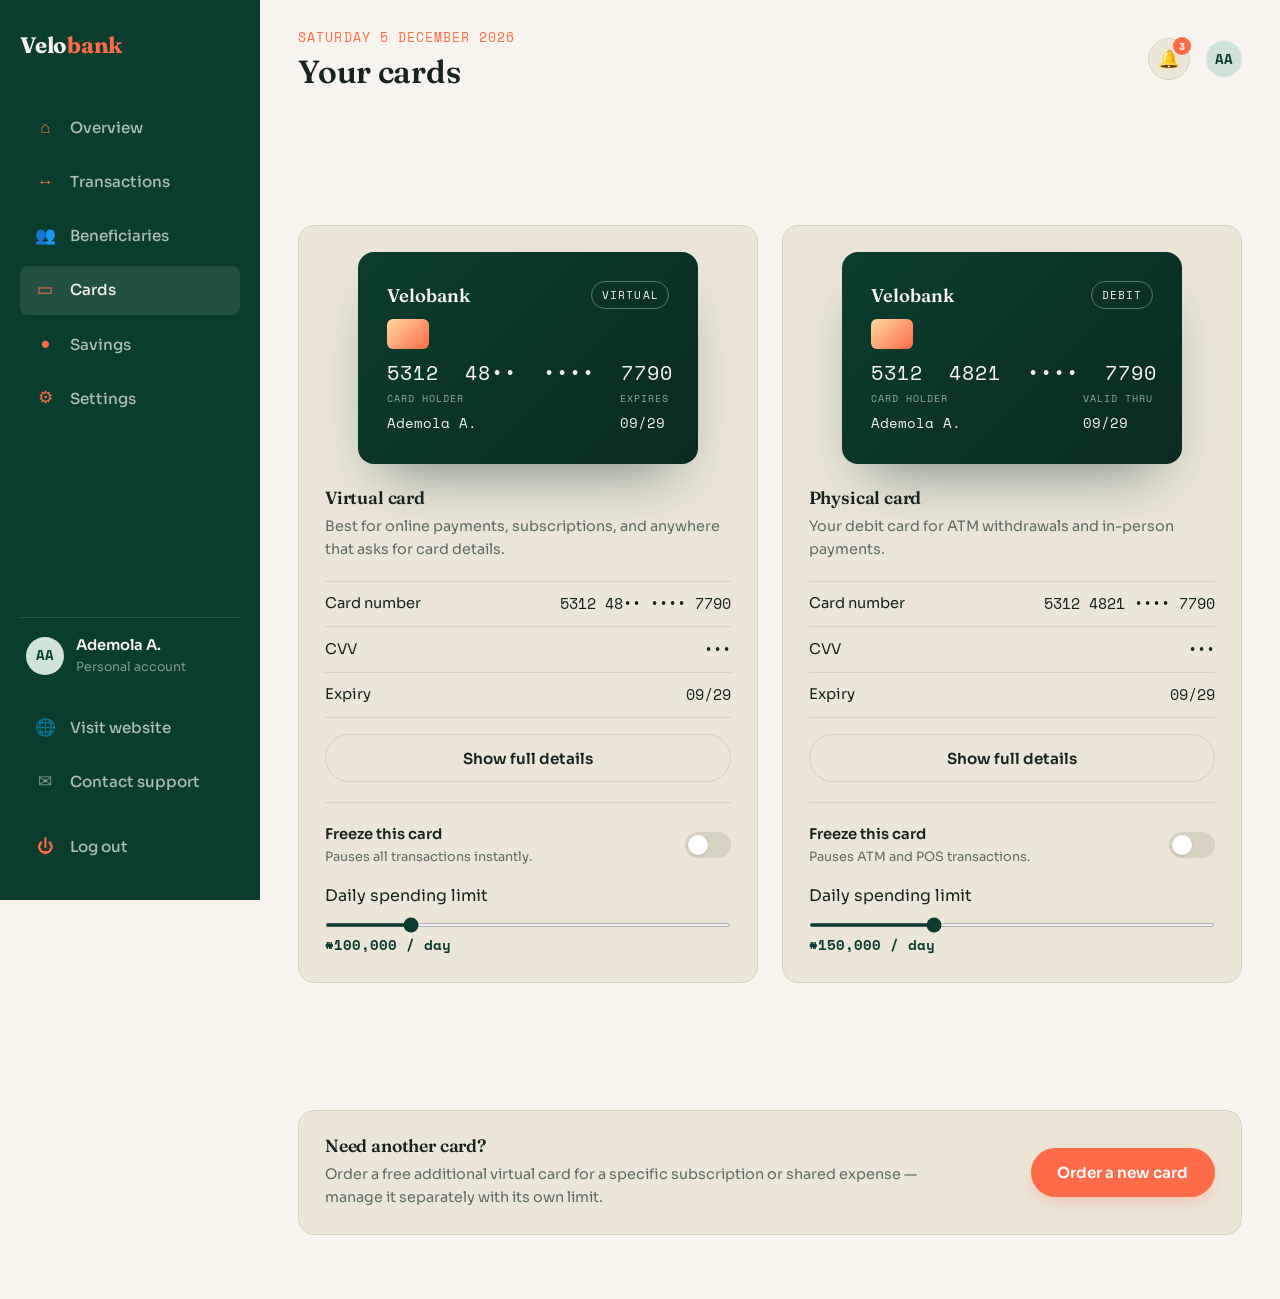
<file: cards.html>
<!DOCTYPE html>
<html lang="en">
<head>
  <meta charset="UTF-8" />
  <meta name="viewport" content="width=device-width, initial-scale=1.0" />
  <title>Cards — Velobank</title>
  <link rel="preconnect" href="https://fonts.googleapis.com">
  <link rel="preconnect" href="https://fonts.gstatic.com" crossorigin>
  <link href="https://fonts.googleapis.com/css2?family=Fraunces:ital,opsz,wght@0,9..144,400;0,9..144,500;0,9..144,600;0,9..144,700;1,9..144,500&family=Sora:wght@400;500;600;700&family=Space+Mono:wght@400;700&display=swap" rel="stylesheet">
  <link rel="stylesheet" href="css/style.css" />
  <link rel="stylesheet" href="css/dashboard.css" />
</head>
<body>

  <div class="dash">

    <!-- ===== Sidebar ===== -->
    <aside class="dash__sidebar" id="sidebar">
      <div class="dash__sidebar-top">
        <a href="index.html" class="nav__logo">Velo<span>bank</span></a>

        <nav class="dash__nav">
          <a href="dashboard.html" class="dash__nav-link">
            <span class="dash__nav-icon">⌂</span> Overview
          </a>
          <a href="transactions.html" class="dash__nav-link">
            <span class="dash__nav-icon">↔</span> Transactions
          </a>
          <a href="beneficiaries.html" class="dash__nav-link">
            <span class="dash__nav-icon">👥</span> Beneficiaries
          </a>
          <a href="cards.html" class="dash__nav-link is-active">
            <span class="dash__nav-icon">▭</span> Cards
          </a>
          <a href="savings.html" class="dash__nav-link">
            <span class="dash__nav-icon">●</span> Savings
          </a>
          <a href="settings.html" class="dash__nav-link">
            <span class="dash__nav-icon">⚙</span> Settings
          </a>
        </nav>
      </div>

      <div class="dash__sidebar-bottom">
        <div class="dash__user">
          <div class="dash__avatar">AA</div>
          <div>
            <span class="dash__user-name">Ademola A.</span>
            <span class="dash__user-tag">Personal account</span>
          </div>
        </div>
        <div class="dash__nav-secondary">
          <a href="index.html" class="dash__nav-link">
            <span class="dash__nav-icon">🌐</span> Visit website
          </a>
          <a href="contact.html" class="dash__nav-link">
            <span class="dash__nav-icon">✉</span> Contact support
          </a>
        </div>
        <a href="login.html" class="dash__nav-link dash__logout">
          <span class="dash__nav-icon">⏻</span> Log out
        </a>
      </div>
    </aside>

    <!-- ===== Main content ===== -->
    <main class="dash__main">

      <!-- Top bar -->
      <header class="dash__topbar">
        <button class="dash__menu-toggle" id="menuToggle" aria-label="Toggle menu" aria-expanded="false">
          <span></span><span></span><span></span>
        </button>

        <div class="dash__greeting">
          <p class="eyebrow" id="dashDate">Loading date...</p>
          <h1>Your cards</h1>
        </div>

        <div class="dash__topbar-actions">
          <button class="dash__icon-btn" aria-label="Notifications">
            🔔
            <span class="dash__badge">3</span>
          </button>
          <div class="dash__avatar dash__avatar--sm">AA</div>
        </div>
      </header>

      <!-- Cards grid -->
      <section class="cards-grid">

        <!-- Virtual card -->
        <div class="card-manage panel">
          <div class="card-manage__visual">
            <div class="bank-card bank-card--front mini-card__card" id="virtualCardVisual">
              <div class="bank-card__top">
                <span class="bank-card__brand">Velobank</span>
                <span class="bank-card__type">Virtual</span>
              </div>
              <div class="bank-card__chip" aria-hidden="true"></div>
              <div class="bank-card__number" id="virtualCardNumber">5312&nbsp;&nbsp;48••&nbsp;&nbsp;••••&nbsp;&nbsp;7790</div>
              <div class="bank-card__bottom">
                <div>
                  <span class="bank-card__label">Card holder</span>
                  <span class="bank-card__value">Ademola A.</span>
                </div>
                <div>
                  <span class="bank-card__label">Expires</span>
                  <span class="bank-card__value" id="virtualCardExpiry">09/29</span>
                </div>
              </div>
              <div class="mini-card__frozen" id="virtualFrozenOverlay">
                <span>❄ Card frozen</span>
              </div>
            </div>
          </div>

          <div class="card-manage__details">
            <h3>Virtual card</h3>
            <p class="card-manage__sub">Best for online payments, subscriptions, and anywhere that asks for card details.</p>

            <div class="card-detail-row">
              <span>Card number</span>
              <span class="mono" id="virtualNumberMasked">5312 48•• •••• 7790</span>
            </div>
            <div class="card-detail-row">
              <span>CVV</span>
              <span class="mono" id="virtualCvv">•••</span>
            </div>
            <div class="card-detail-row">
              <span>Expiry</span>
              <span class="mono">09/29</span>
            </div>

            <button class="btn btn--ghost card-manage__toggle" data-reveal-target="virtual">Show full details</button>

            <div class="card-toggle-row">
              <div>
                <span class="card-toggle-row__label">Freeze this card</span>
                <span class="card-toggle-row__hint">Pauses all transactions instantly.</span>
              </div>
              <button class="toggle-switch" id="virtualFreezeToggle" data-card="virtual" aria-pressed="false">
                <span class="toggle-switch__knob"></span>
              </button>
            </div>

            <div class="form-group" style="margin-top: 1rem;">
              <label for="virtualLimit">Daily spending limit</label>
              <input type="range" id="virtualLimit" class="slider" min="0" max="500000" step="5000" value="100000" />
              <div class="slider__value mono" id="virtualLimitValue">₦100,000 / day</div>
            </div>
          </div>
        </div>

        <!-- Physical / debit card -->
        <div class="card-manage panel">
          <div class="card-manage__visual">
            <div class="bank-card bank-card--front mini-card__card" id="debitCardVisual">
              <div class="bank-card__top">
                <span class="bank-card__brand">Velobank</span>
                <span class="bank-card__type">Debit</span>
              </div>
              <div class="bank-card__chip" aria-hidden="true"></div>
              <div class="bank-card__number" id="debitCardNumber">5312&nbsp;&nbsp;4821&nbsp;&nbsp;••••&nbsp;&nbsp;7790</div>
              <div class="bank-card__bottom">
                <div>
                  <span class="bank-card__label">Card holder</span>
                  <span class="bank-card__value">Ademola A.</span>
                </div>
                <div>
                  <span class="bank-card__label">Valid thru</span>
                  <span class="bank-card__value">09/29</span>
                </div>
              </div>
              <div class="mini-card__frozen" id="debitFrozenOverlay">
                <span>❄ Card frozen</span>
              </div>
            </div>
          </div>

          <div class="card-manage__details">
            <h3>Physical card</h3>
            <p class="card-manage__sub">Your debit card for ATM withdrawals and in-person payments.</p>

            <div class="card-detail-row">
              <span>Card number</span>
              <span class="mono" id="debitNumberMasked">5312 4821 •••• 7790</span>
            </div>
            <div class="card-detail-row">
              <span>CVV</span>
              <span class="mono" id="debitCvv">•••</span>
            </div>
            <div class="card-detail-row">
              <span>Expiry</span>
              <span class="mono">09/29</span>
            </div>

            <button class="btn btn--ghost card-manage__toggle" data-reveal-target="debit">Show full details</button>

            <div class="card-toggle-row">
              <div>
                <span class="card-toggle-row__label">Freeze this card</span>
                <span class="card-toggle-row__hint">Pauses ATM and POS transactions.</span>
              </div>
              <button class="toggle-switch" id="debitFreezeToggle" data-card="debit" aria-pressed="false">
                <span class="toggle-switch__knob"></span>
              </button>
            </div>

            <div class="form-group" style="margin-top: 1rem;">
              <label for="debitLimit">Daily spending limit</label>
              <input type="range" id="debitLimit" class="slider" min="0" max="500000" step="5000" value="150000" />
              <div class="slider__value mono" id="debitLimitValue">₦150,000 / day</div>
            </div>
          </div>
        </div>

      </section>

      <!-- Order a new card -->
      <section class="panel order-card">
        <div>
          <h3>Need another card?</h3>
          <p>Order a free additional virtual card for a specific subscription or shared expense — manage it separately with its own limit.</p>
        </div>
        <button class="btn btn--accent" id="orderCardBtn">Order a new card</button>
      </section>

    </main>
  </div>

  <!-- Order card confirmation -->
  <div class="modal" id="orderModal" aria-hidden="true">
    <div class="modal__panel">
      <button class="modal__close" id="orderModalClose" aria-label="Close">×</button>

      <div id="orderModalForm">
        <h3>Order a new virtual card</h3>
        <p class="modal__sub">Give this card a name so you can recognize it later.</p>
        <div class="form-group">
          <label for="newCardName">Card nickname</label>
          <input type="text" id="newCardName" class="form-control" placeholder="e.g. Subscriptions card" />
        </div>
        <button class="btn btn--accent" style="width: 100%;" id="orderModalSubmit">Create card</button>
      </div>

      <div class="modal__success" id="orderModalSuccess">
        <div class="auth-success__icon">✓</div>
        <h3>Card created</h3>
        <p id="orderSuccessText">Your new virtual card is ready to use.</p>
        <button class="btn btn--accent" id="orderModalDone">Done</button>
      </div>
    </div>
  </div>

  <script src="js/dashboard.js"></script>
  <script src="js/cards.js"></script>
</body>
</html>
</file>
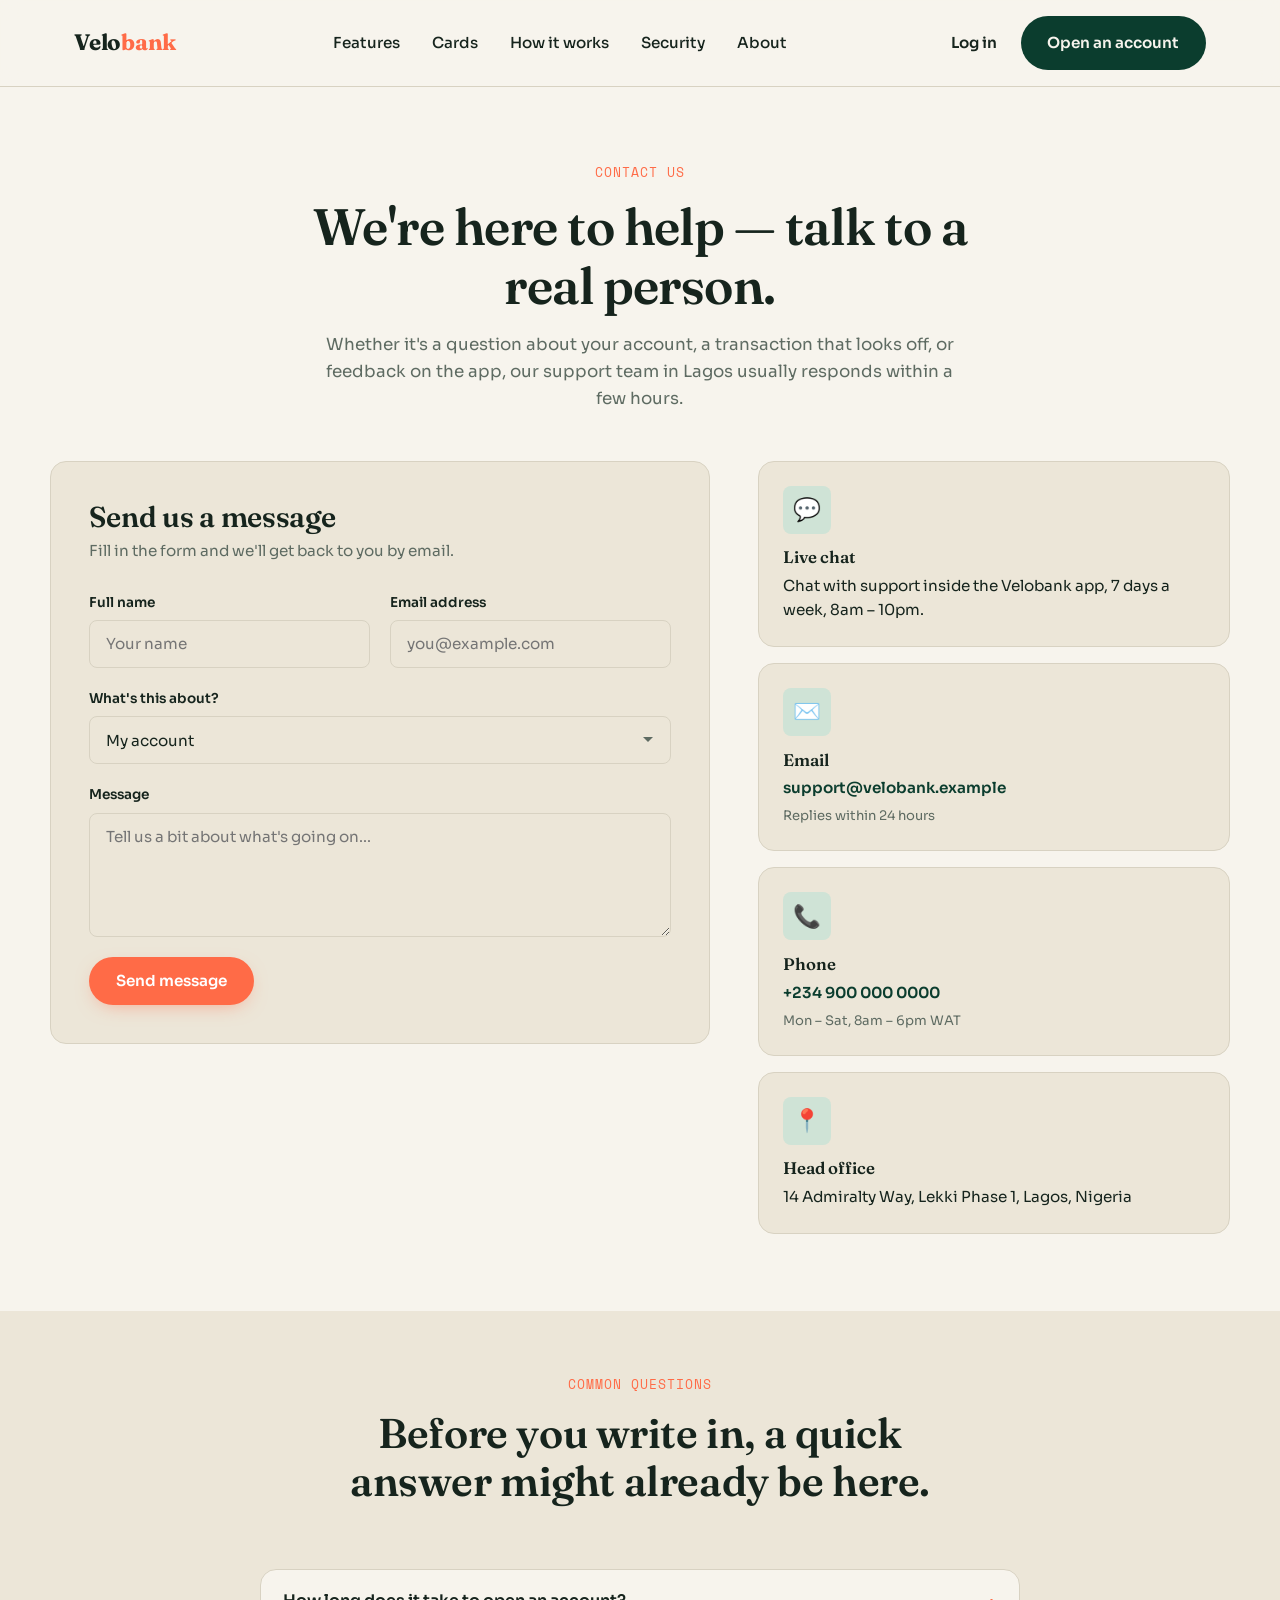
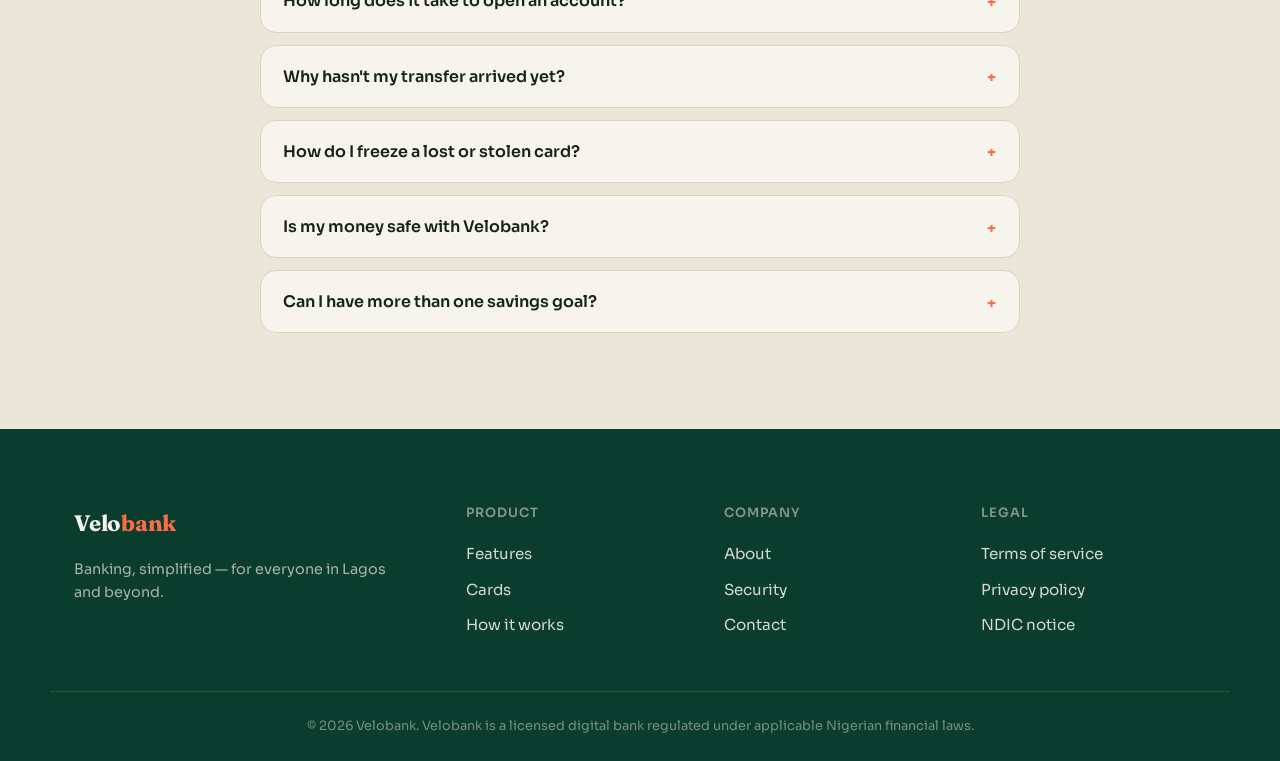
<file: contact.html>
<!DOCTYPE html>
<html lang="en">
<head>
  <meta charset="UTF-8" />
  <meta name="viewport" content="width=device-width, initial-scale=1.0" />
  <title>Contact us — Velobank</title>
  <link rel="preconnect" href="https://fonts.googleapis.com">
  <link rel="preconnect" href="https://fonts.gstatic.com" crossorigin>
  <link href="https://fonts.googleapis.com/css2?family=Fraunces:ital,opsz,wght@0,9..144,400;0,9..144,500;0,9..144,600;0,9..144,700;1,9..144,500&family=Sora:wght@400;500;600;700&family=Space+Mono:wght@400;700&display=swap" rel="stylesheet">
  <link rel="stylesheet" href="css/style.css" />
  <link rel="stylesheet" href="css/auth.css" />
  <link rel="stylesheet" href="css/contact.css" />
</head>
<body>

  <!-- ===== Navigation ===== -->
  <header class="nav" id="nav">
    <div class="nav__inner">
      <a href="index.html" class="nav__logo">Velo<span>bank</span></a>

      <nav class="nav__links" id="navLinks">
        <a href="index.html#features">Features</a>
        <a href="index.html#cards">Cards</a>
        <a href="index.html#how-it-works">How it works</a>
        <a href="index.html#security">Security</a>
        <a href="about.html">About</a>

        <div class="nav__links-extra">
          <span class="nav__divider-label">Your account</span>
          <a href="index.html">Home</a>
          <a href="login.html">Log in</a>
          <a href="signup.html">Open an account</a>
          <a href="dashboard.html">Dashboard</a>
          <a href="transactions.html">Transactions</a>
          <a href="beneficiaries.html">Beneficiaries</a>
          <a href="cards.html">Manage cards</a>
          <a href="savings.html">Savings</a>
          <a href="settings.html">Settings</a>
        </div>
      </nav>

      <div class="nav__actions">
        <a href="login.html" class="link-btn">Log in</a>
        <a href="signup.html" class="btn btn--primary">Open an account</a>
      </div>

      <button class="nav__toggle" id="navToggle" aria-label="Toggle menu" aria-expanded="false">
        <span></span><span></span><span></span>
      </button>
    </div>
  </header>

  <!-- ===== Header ===== -->
  <section class="contact-hero">
    <div class="contact-hero__inner">
      <p class="eyebrow">Contact us</p>
      <h1>We're here to help — talk to a real person.</h1>
      <p class="contact-hero__sub">
        Whether it's a question about your account, a transaction that
        looks off, or feedback on the app, our support team in Lagos
        usually responds within a few hours.
      </p>
    </div>
  </section>

  <!-- ===== Main ===== -->
  <section class="contact">
    <div class="contact__inner">

      <!-- Contact form -->
      <div class="contact__form-wrap">
        <h2>Send us a message</h2>
        <p class="contact__form-sub">Fill in the form and we'll get back to you by email.</p>

        <form id="contactForm" novalidate>
          <div class="form-row" style="grid-template-columns: 1fr 1fr; gap: 1.25rem;">
            <div class="form-group">
              <label for="contactName">Full name</label>
              <input type="text" id="contactName" class="form-control" placeholder="Your name" autocomplete="name" />
              <span class="field-error" data-error-for="contactName">Enter your name.</span>
            </div>
            <div class="form-group">
              <label for="contactEmail">Email address</label>
              <input type="email" id="contactEmail" class="form-control" placeholder="you@example.com" autocomplete="email" />
              <span class="field-error" data-error-for="contactEmail">Enter a valid email address.</span>
            </div>
          </div>

          <div class="form-group">
            <label for="contactSubject">What's this about?</label>
            <select id="contactSubject" class="form-control">
              <option value="account">My account</option>
              <option value="transaction">A transaction issue</option>
              <option value="card">Card &amp; payments</option>
              <option value="feedback">Feedback &amp; suggestions</option>
              <option value="other">Something else</option>
            </select>
          </div>

          <div class="form-group">
            <label for="contactMessage">Message</label>
            <textarea id="contactMessage" class="form-control" rows="5" placeholder="Tell us a bit about what's going on..."></textarea>
            <span class="field-error" data-error-for="contactMessage">Tell us a little about your issue (at least 10 characters).</span>
          </div>

          <button type="submit" class="btn btn--accent">Send message</button>
        </form>

        <!-- Success state -->
        <div class="contact__success" id="contactSuccess">
          <div class="auth-success__icon">✓</div>
          <h2>Message sent</h2>
          <p>Thanks, <span id="contactSuccessName">friend</span> — we've received your message and will get back to you at <span id="contactSuccessEmail">your email</span> within 24 hours.</p>
          <button class="btn btn--accent" id="contactSendAnother">Send another message</button>
        </div>
      </div>

      <!-- Support info -->
      <aside class="contact__info">
        <div class="info-card">
          <div class="info-card__icon">💬</div>
          <h3>Live chat</h3>
          <p>Chat with support inside the Velobank app, 7 days a week, 8am – 10pm.</p>
        </div>

        <div class="info-card">
          <div class="info-card__icon">✉️</div>
          <h3>Email</h3>
          <p><a href="mailto:support@velobank.example">support@velobank.example</a></p>
          <span class="info-card__hint">Replies within 24 hours</span>
        </div>

        <div class="info-card">
          <div class="info-card__icon">📞</div>
          <h3>Phone</h3>
          <p><a href="tel:+2349000000000">+234 900 000 0000</a></p>
          <span class="info-card__hint">Mon – Sat, 8am – 6pm WAT</span>
        </div>

        <div class="info-card">
          <div class="info-card__icon">📍</div>
          <h3>Head office</h3>
          <p>14 Admiralty Way, Lekki Phase 1, Lagos, Nigeria</p>
        </div>
      </aside>

    </div>
  </section>

  <!-- ===== FAQ ===== -->
  <section class="faq">
    <div class="section-head">
      <p class="eyebrow">Common questions</p>
      <h2>Before you write in, a quick answer might already be here.</h2>
    </div>

    <div class="faq__list" id="faqList">
      <div class="faq__item">
        <button class="faq__question" aria-expanded="false">
          How long does it take to open an account?
          <span class="faq__icon">+</span>
        </button>
        <div class="faq__answer">
          <p>Most people finish signup in under five minutes. You'll need a valid NIN or BVN and a selfie for identity verification — your account number is generated immediately afterwards.</p>
        </div>
      </div>

      <div class="faq__item">
        <button class="faq__question" aria-expanded="false">
          Why hasn't my transfer arrived yet?
          <span class="faq__icon">+</span>
        </button>
        <div class="faq__answer">
          <p>Most transfers arrive within seconds. If it's been longer than 30 minutes, check the recipient's account details on your receipt, then contact support with your transaction reference — we can trace it from there.</p>
        </div>
      </div>

      <div class="faq__item">
        <button class="faq__question" aria-expanded="false">
          How do I freeze a lost or stolen card?
          <span class="faq__icon">+</span>
        </button>
        <div class="faq__answer">
          <p>Open the Cards tab in your dashboard and tap "Freeze this card" — it takes effect immediately. You can unfreeze it the same way if you find it again, or order a replacement from the same page.</p>
        </div>
      </div>

      <div class="faq__item">
        <button class="faq__question" aria-expanded="false">
          Is my money safe with Velobank?
          <span class="faq__icon">+</span>
        </button>
        <div class="faq__answer">
          <p>Yes. Velobank is licensed and regulated, and deposits are insured by the NDIC up to the statutory limit — the same protection offered by traditional banks. We also use 256-bit encryption and biometric login for every account.</p>
        </div>
      </div>

      <div class="faq__item">
        <button class="faq__question" aria-expanded="false">
          Can I have more than one savings goal?
          <span class="faq__icon">+</span>
        </button>
        <div class="faq__answer">
          <p>Yes — you can create as many savings goals as you like from the Savings tab, each with its own target amount and progress tracker.</p>
        </div>
      </div>
    </div>
  </section>

  <!-- ===== Footer ===== -->
  <footer class="footer">
    <div class="footer__inner">
      <div class="footer__brand">
        <a href="index.html" class="nav__logo">Velo<span>bank</span></a>
        <p>Banking, simplified — for everyone in Lagos and beyond.</p>
      </div>

      <div class="footer__col">
        <h4>Product</h4>
        <a href="index.html#features">Features</a>
        <a href="index.html#cards">Cards</a>
        <a href="index.html#how-it-works">How it works</a>
      </div>

      <div class="footer__col">
        <h4>Company</h4>
        <a href="about.html">About</a>
        <a href="index.html#security">Security</a>
        <a href="contact.html">Contact</a>
      </div>

      <div class="footer__col">
        <h4>Legal</h4>
        <a href="terms.html">Terms of service</a>
        <a href="privacy.html">Privacy policy</a>
        <a href="ndic.html">NDIC notice</a>
      </div>
    </div>

    <div class="footer__bottom">
      <p>&copy; 2026 Velobank. Velobank is a licensed digital bank regulated under applicable Nigerian financial laws.</p>
    </div>
  </footer>

  <script src="js/script.js"></script>
  <script src="js/contact.js"></script>
</body>
</html>
</file>
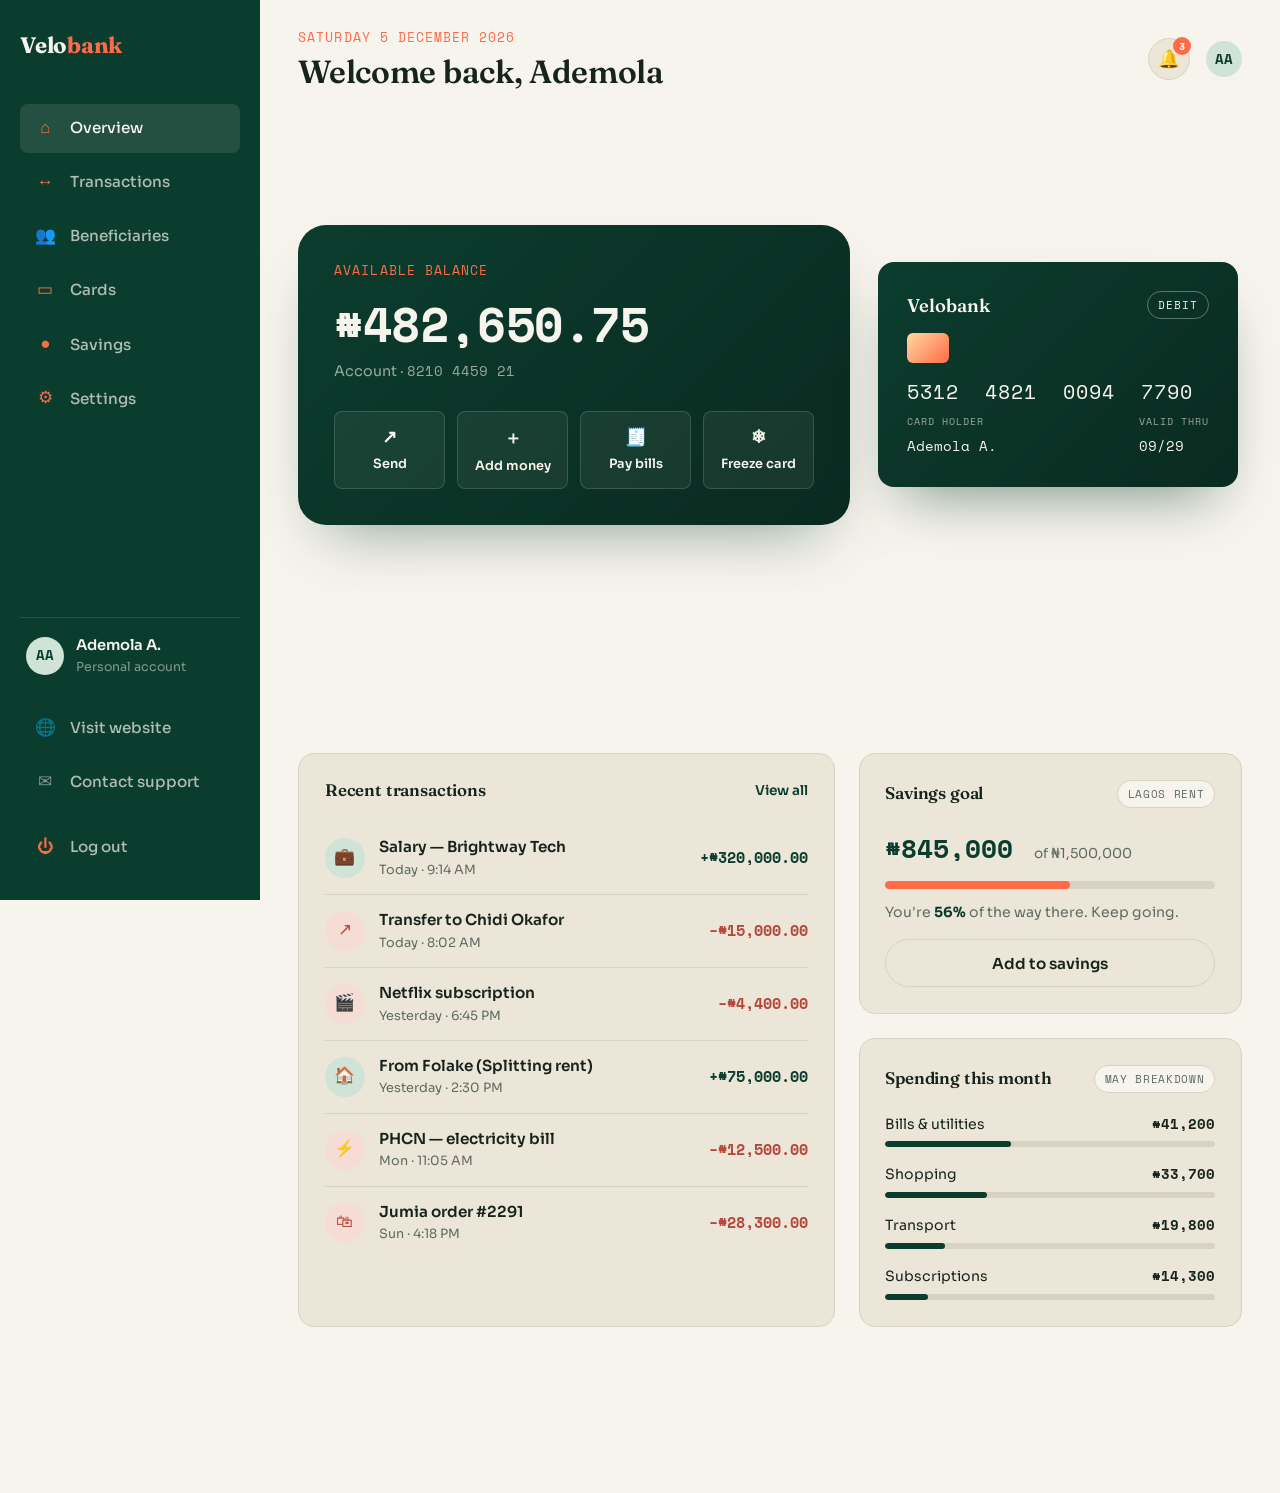
<file: dashboard.html>
<!DOCTYPE html>
<html lang="en">
<head>
  <meta charset="UTF-8" />
  <meta name="viewport" content="width=device-width, initial-scale=1.0" />
  <title>Dashboard — Velobank</title>
  <link rel="preconnect" href="https://fonts.googleapis.com">
  <link rel="preconnect" href="https://fonts.gstatic.com" crossorigin>
  <link href="https://fonts.googleapis.com/css2?family=Fraunces:ital,opsz,wght@0,9..144,400;0,9..144,500;0,9..144,600;0,9..144,700;1,9..144,500&family=Sora:wght@400;500;600;700&family=Space+Mono:wght@400;700&display=swap" rel="stylesheet">
  <link rel="stylesheet" href="css/style.css" />
  <link rel="stylesheet" href="css/dashboard.css" />
</head>
<body>

  <div class="dash">

    <!-- ===== Sidebar ===== -->
    <aside class="dash__sidebar" id="sidebar">
      <div class="dash__sidebar-top">
        <a href="index.html" class="nav__logo">Velo<span>bank</span></a>

        <nav class="dash__nav">
          <a href="dashboard.html" class="dash__nav-link is-active">
            <span class="dash__nav-icon">⌂</span> Overview
          </a>
          <a href="transactions.html" class="dash__nav-link">
            <span class="dash__nav-icon">↔</span> Transactions
          </a>
          <a href="beneficiaries.html" class="dash__nav-link">
            <span class="dash__nav-icon">👥</span> Beneficiaries
          </a>
          <a href="cards.html" class="dash__nav-link">
            <span class="dash__nav-icon">▭</span> Cards
          </a>
          <a href="savings.html" class="dash__nav-link">
            <span class="dash__nav-icon">●</span> Savings
          </a>
          <a href="settings.html" class="dash__nav-link">
            <span class="dash__nav-icon">⚙</span> Settings
          </a>
        </nav>
      </div>

      <div class="dash__sidebar-bottom">
        <div class="dash__user">
          <div class="dash__avatar">AA</div>
          <div>
            <span class="dash__user-name">Ademola A.</span>
            <span class="dash__user-tag">Personal account</span>
          </div>
        </div>
        <div class="dash__nav-secondary">
          <a href="index.html" class="dash__nav-link">
            <span class="dash__nav-icon">🌐</span> Visit website
          </a>
          <a href="contact.html" class="dash__nav-link">
            <span class="dash__nav-icon">✉</span> Contact support
          </a>
        </div>
        <a href="login.html" class="dash__nav-link dash__logout">
          <span class="dash__nav-icon">⏻</span> Log out
        </a>
      </div>
    </aside>

    <!-- ===== Main content ===== -->
    <main class="dash__main">

      <!-- Top bar -->
      <header class="dash__topbar">
        <button class="dash__menu-toggle" id="menuToggle" aria-label="Toggle menu" aria-expanded="false">
          <span></span><span></span><span></span>
        </button>

        <div class="dash__greeting">
          <p class="eyebrow" id="dashDate">Loading date...</p>
          <h1>Welcome back, Ademola</h1>
        </div>

        <div class="dash__topbar-actions">
          <button class="dash__icon-btn" aria-label="Notifications">
            🔔
            <span class="dash__badge">3</span>
          </button>
          <div class="dash__avatar dash__avatar--sm">AA</div>
        </div>
      </header>

      <!-- Balance + quick actions -->
      <section class="dash__balance-row">
        <div class="balance-card">
          <p class="eyebrow">Available balance</p>
          <h2 class="balance-card__amount">
            ₦<span id="balanceAmount" data-target="482650.75">0</span>
          </h2>
          <p class="balance-card__account">Account · <span class="mono">8210 4459 21</span></p>

          <div class="balance-card__actions">
            <button class="quick-action" data-action="send">
              <span class="quick-action__icon">↗</span> Send
            </button>
            <button class="quick-action" data-action="add">
              <span class="quick-action__icon">＋</span> Add money
            </button>
            <button class="quick-action" data-action="bills">
              <span class="quick-action__icon">🧾</span> Pay bills
            </button>
            <button class="quick-action" data-action="freeze" id="freezeBtn">
              <span class="quick-action__icon">❄</span> <span id="freezeLabel">Freeze card</span>
            </button>
          </div>
        </div>

        <div class="mini-card" id="cardsSection">
          <div class="bank-card bank-card--front mini-card__card" id="dashCard">
            <div class="bank-card__top">
              <span class="bank-card__brand">Velobank</span>
              <span class="bank-card__type">Debit</span>
            </div>
            <div class="bank-card__chip" aria-hidden="true"></div>
            <div class="bank-card__number">5312&nbsp;&nbsp;4821&nbsp;&nbsp;0094&nbsp;&nbsp;7790</div>
            <div class="bank-card__bottom">
              <div>
                <span class="bank-card__label">Card holder</span>
                <span class="bank-card__value">Ademola A.</span>
              </div>
              <div>
                <span class="bank-card__label">Valid thru</span>
                <span class="bank-card__value">09/29</span>
              </div>
            </div>
            <div class="mini-card__frozen" id="frozenOverlay">
              <span>❄ Card frozen</span>
            </div>
          </div>
        </div>
      </section>

      <!-- Transactions + side panels -->
      <section class="dash__grid">

        <div class="panel" id="transactions">
          <div class="panel__head">
            <h3>Recent transactions</h3>
            <a href="transactions.html" class="panel__link">View all</a>
          </div>

          <ul class="tx-list" id="txList">
            <!-- populated by JS -->
          </ul>
        </div>

        <div class="dash__side">

          <div class="panel" id="savings">
            <div class="panel__head">
              <h3>Savings goal</h3>
              <span class="panel__tag">Lagos rent</span>
            </div>

            <p class="savings__amount">
              ₦<span id="savingsCurrent">0</span>
              <span class="savings__target">of ₦1,500,000</span>
            </p>

            <div class="progress">
              <div class="progress__bar" id="savingsProgress" style="width: 0%"></div>
            </div>
            <p class="savings__note">You're <strong id="savingsPercent">0%</strong> of the way there. Keep going.</p>

            <button class="btn btn--ghost" style="width: 100%; margin-top: 1rem;">Add to savings</button>
          </div>

          <div class="panel">
            <div class="panel__head">
              <h3>Spending this month</h3>
              <span class="panel__tag">May breakdown</span>
            </div>

            <ul class="spend-list" id="spendList">
              <!-- populated by JS -->
            </ul>
          </div>

        </div>
      </section>

    </main>
  </div>

  <!-- Simple action modal (Send / Add money / Pay bills) -->
  <div class="modal" id="actionModal" aria-hidden="true">
    <div class="modal__panel">
      <button class="modal__close" id="modalClose" aria-label="Close">×</button>
      <h3 id="modalTitle">Send money</h3>
      <p id="modalSub" class="modal__sub">Enter the details below.</p>

      <form id="modalForm">
        <div class="form-group">
          <label for="modalRecipient" id="modalRecipientLabel">Recipient account number</label>
          <input type="text" id="modalRecipient" class="form-control" placeholder="0123456789" />
        </div>
        <div class="form-group">
          <label for="modalAmount">Amount (₦)</label>
          <input type="number" id="modalAmount" class="form-control" placeholder="0.00" min="0" step="0.01" />
        </div>
        <button type="submit" class="btn btn--accent" style="width: 100%;" id="modalSubmit">Continue</button>
      </form>

      <div class="modal__success" id="modalSuccess">
        <div class="auth-success__icon">✓</div>
        <h3 id="modalSuccessTitle">Done!</h3>
        <p id="modalSuccessText">Your request has been processed.</p>
        <button class="btn btn--accent" id="modalSuccessClose">Close</button>
      </div>
    </div>
  </div>

  <script src="js/dashboard.js"></script>
</body>
</html>
</file>
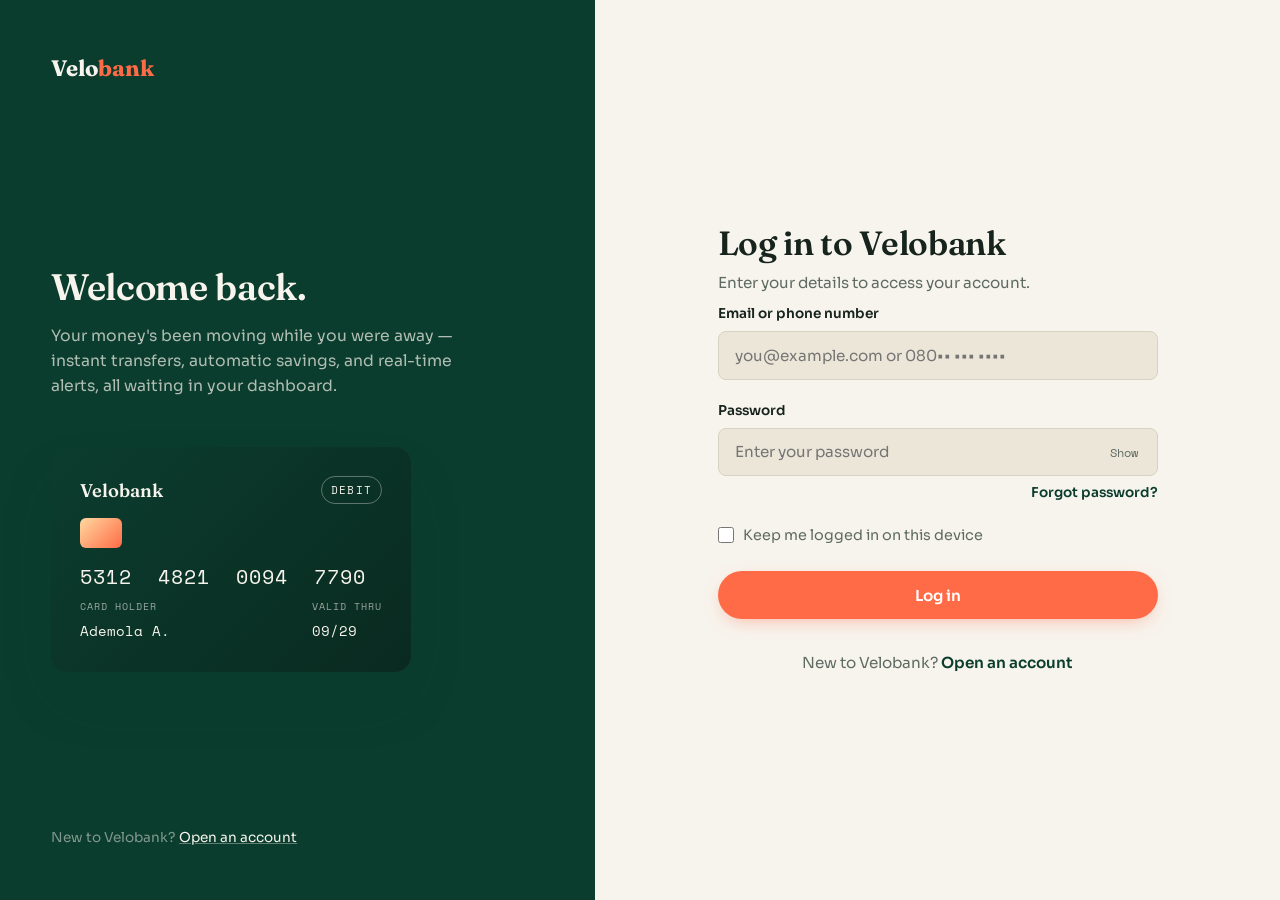
<file: login.html>
<!DOCTYPE html>
<html lang="en">
<head>
  <meta charset="UTF-8" />
  <meta name="viewport" content="width=device-width, initial-scale=1.0" />
  <title>Log in — Velobank</title>
  <link rel="preconnect" href="https://fonts.googleapis.com">
  <link rel="preconnect" href="https://fonts.gstatic.com" crossorigin>
  <link href="https://fonts.googleapis.com/css2?family=Fraunces:ital,opsz,wght@0,9..144,400;0,9..144,500;0,9..144,600;0,9..144,700;1,9..144,500&family=Sora:wght@400;500;600;700&family=Space+Mono:wght@400;700&display=swap" rel="stylesheet">
  <link rel="stylesheet" href="css/style.css" />
  <link rel="stylesheet" href="css/auth.css" />
</head>
<body>

  <div class="auth">

    <!-- ===== Left brand panel ===== -->
    <aside class="auth__brand">
      <a href="index.html" class="nav__logo">Velo<span>bank</span></a>

      <div class="auth__brand-body">
        <h2>Welcome back.</h2>
        <p>
          Your money's been moving while you were away — instant
          transfers, automatic savings, and real-time alerts, all
          waiting in your dashboard.
        </p>

        <div class="auth__brand-card">
          <div class="bank-card bank-card--front">
            <div class="bank-card__top">
              <span class="bank-card__brand">Velobank</span>
              <span class="bank-card__type">Debit</span>
            </div>
            <div class="bank-card__chip" aria-hidden="true"></div>
            <div class="bank-card__number">5312&nbsp;&nbsp;4821&nbsp;&nbsp;0094&nbsp;&nbsp;7790</div>
            <div class="bank-card__bottom">
              <div>
                <span class="bank-card__label">Card holder</span>
                <span class="bank-card__value">Ademola A.</span>
              </div>
              <div>
                <span class="bank-card__label">Valid thru</span>
                <span class="bank-card__value">09/29</span>
              </div>
            </div>
          </div>
        </div>
      </div>

      <p class="auth__brand-foot">
        New to Velobank? <a href="signup.html">Open an account</a>
      </p>
    </aside>

    <!-- ===== Right form panel ===== -->
    <main class="auth__panel">
      <div class="auth__form-wrap">

        <a href="index.html" class="nav__logo auth__mobile-logo">Velo<span>bank</span></a>

        <div class="auth__heading">
          <h1>Log in to Velobank</h1>
          <p>Enter your details to access your account.</p>
        </div>

        <form id="loginForm" novalidate>
          <div class="form-group">
            <label for="loginId">Email or phone number</label>
            <input type="text" id="loginId" class="form-control" placeholder="you@example.com or 080•• ••• ••••" autocomplete="username" />
            <span class="field-error" data-error-for="loginId">Enter your email or phone number.</span>
          </div>

          <div class="form-group">
            <label for="loginPassword">Password</label>
            <div class="password-field">
              <input type="password" id="loginPassword" class="form-control" placeholder="Enter your password" autocomplete="current-password" />
              <button type="button" class="password-toggle" data-toggle-for="loginPassword">Show</button>
            </div>
            <div class="field-meta">
              <a href="#">Forgot password?</a>
            </div>
            <span class="field-error" data-error-for="loginPassword">Enter your password.</span>
          </div>

          <div class="form-check">
            <input type="checkbox" id="rememberMe" />
            <label for="rememberMe">Keep me logged in on this device</label>
          </div>

          <div class="form-step__actions" style="margin-top: 1.5rem;">
            <button type="submit" class="btn btn--accent" style="width: 100%;">Log in</button>
          </div>

          <p class="auth__switch" id="loginNote"></p>
        </form>

        <!-- Success state -->
        <div class="auth-success" id="loginSuccess">
          <div class="auth-success__icon">✓</div>
          <h1>Welcome back!</h1>
          <p>You're logged in. Taking you to your dashboard...</p>
          <a href="dashboard.html" class="btn btn--accent">Go to dashboard</a>
        </div>

        <p class="auth__switch">
          New to Velobank? <a href="signup.html">Open an account</a>
        </p>

      </div>
    </main>

  </div>

  <script src="js/script.js"></script>
  <script src="js/auth.js"></script>
</body>
</html>
</file>
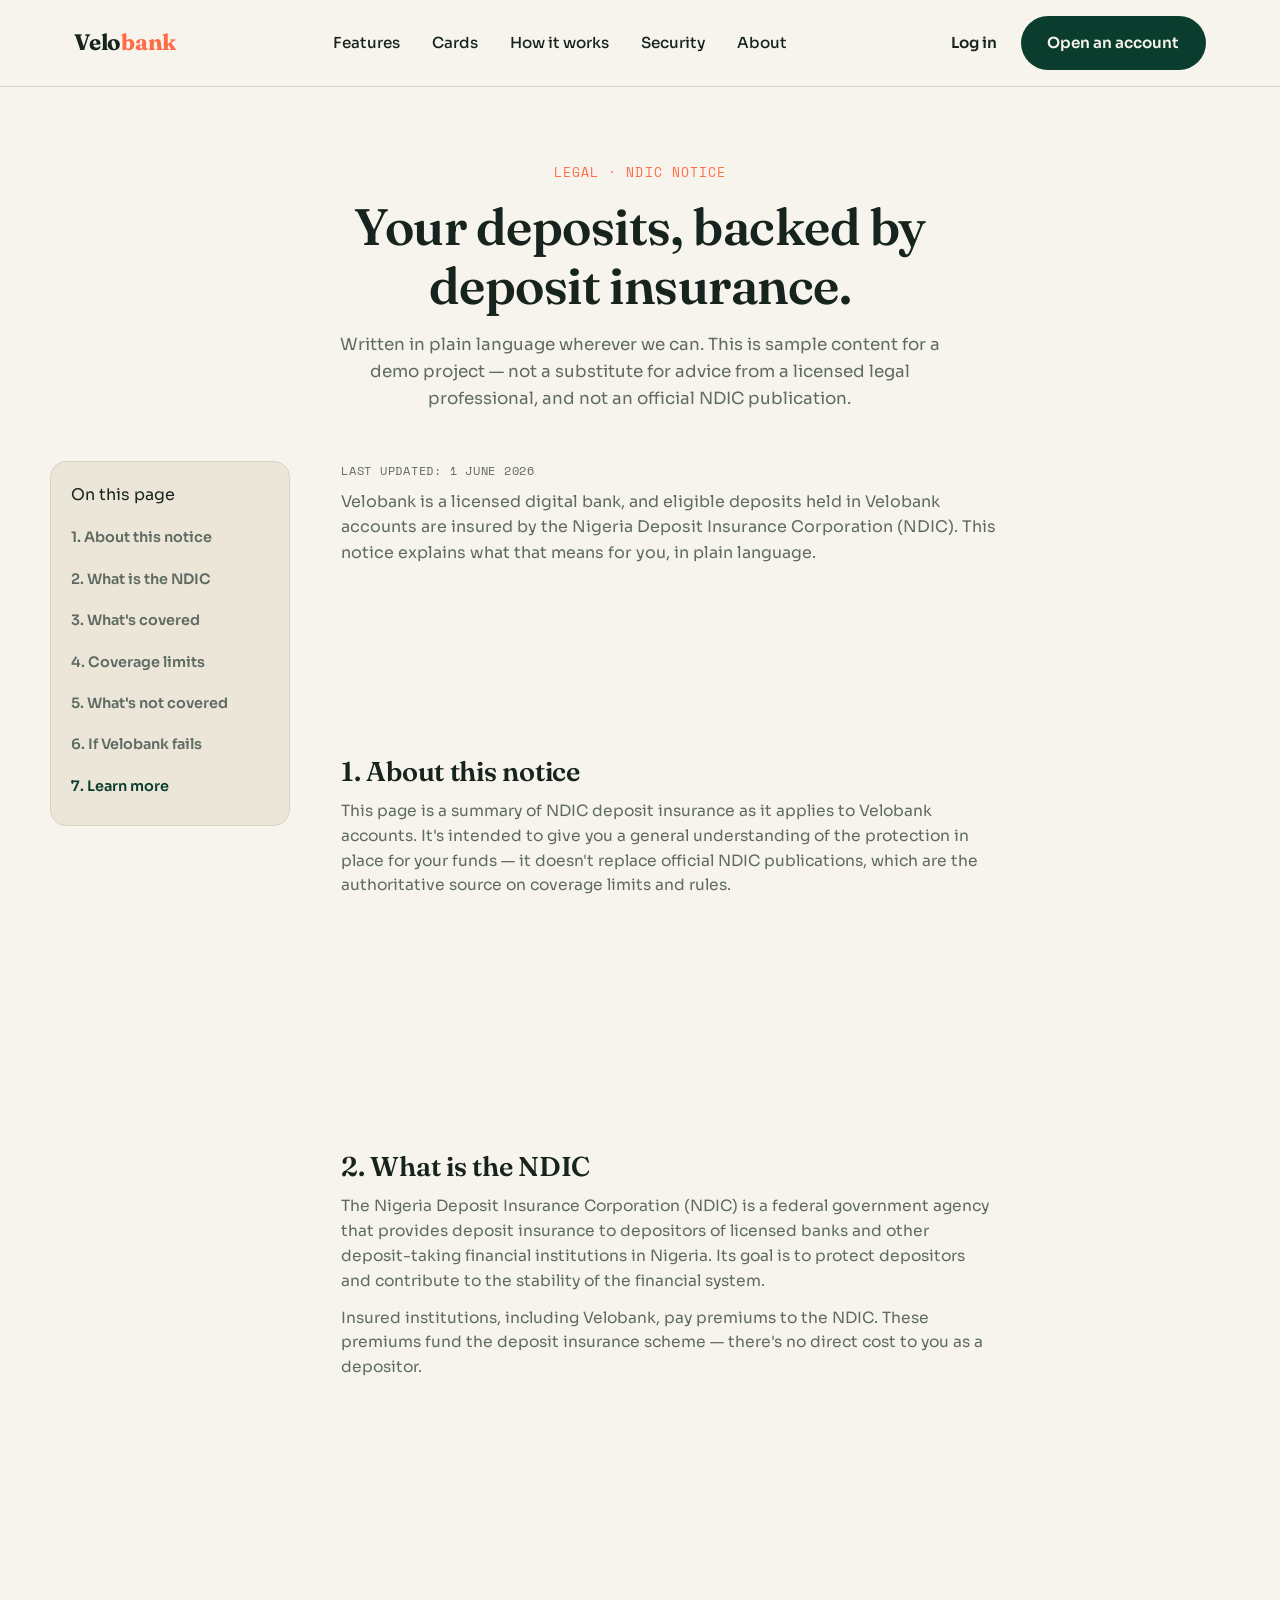
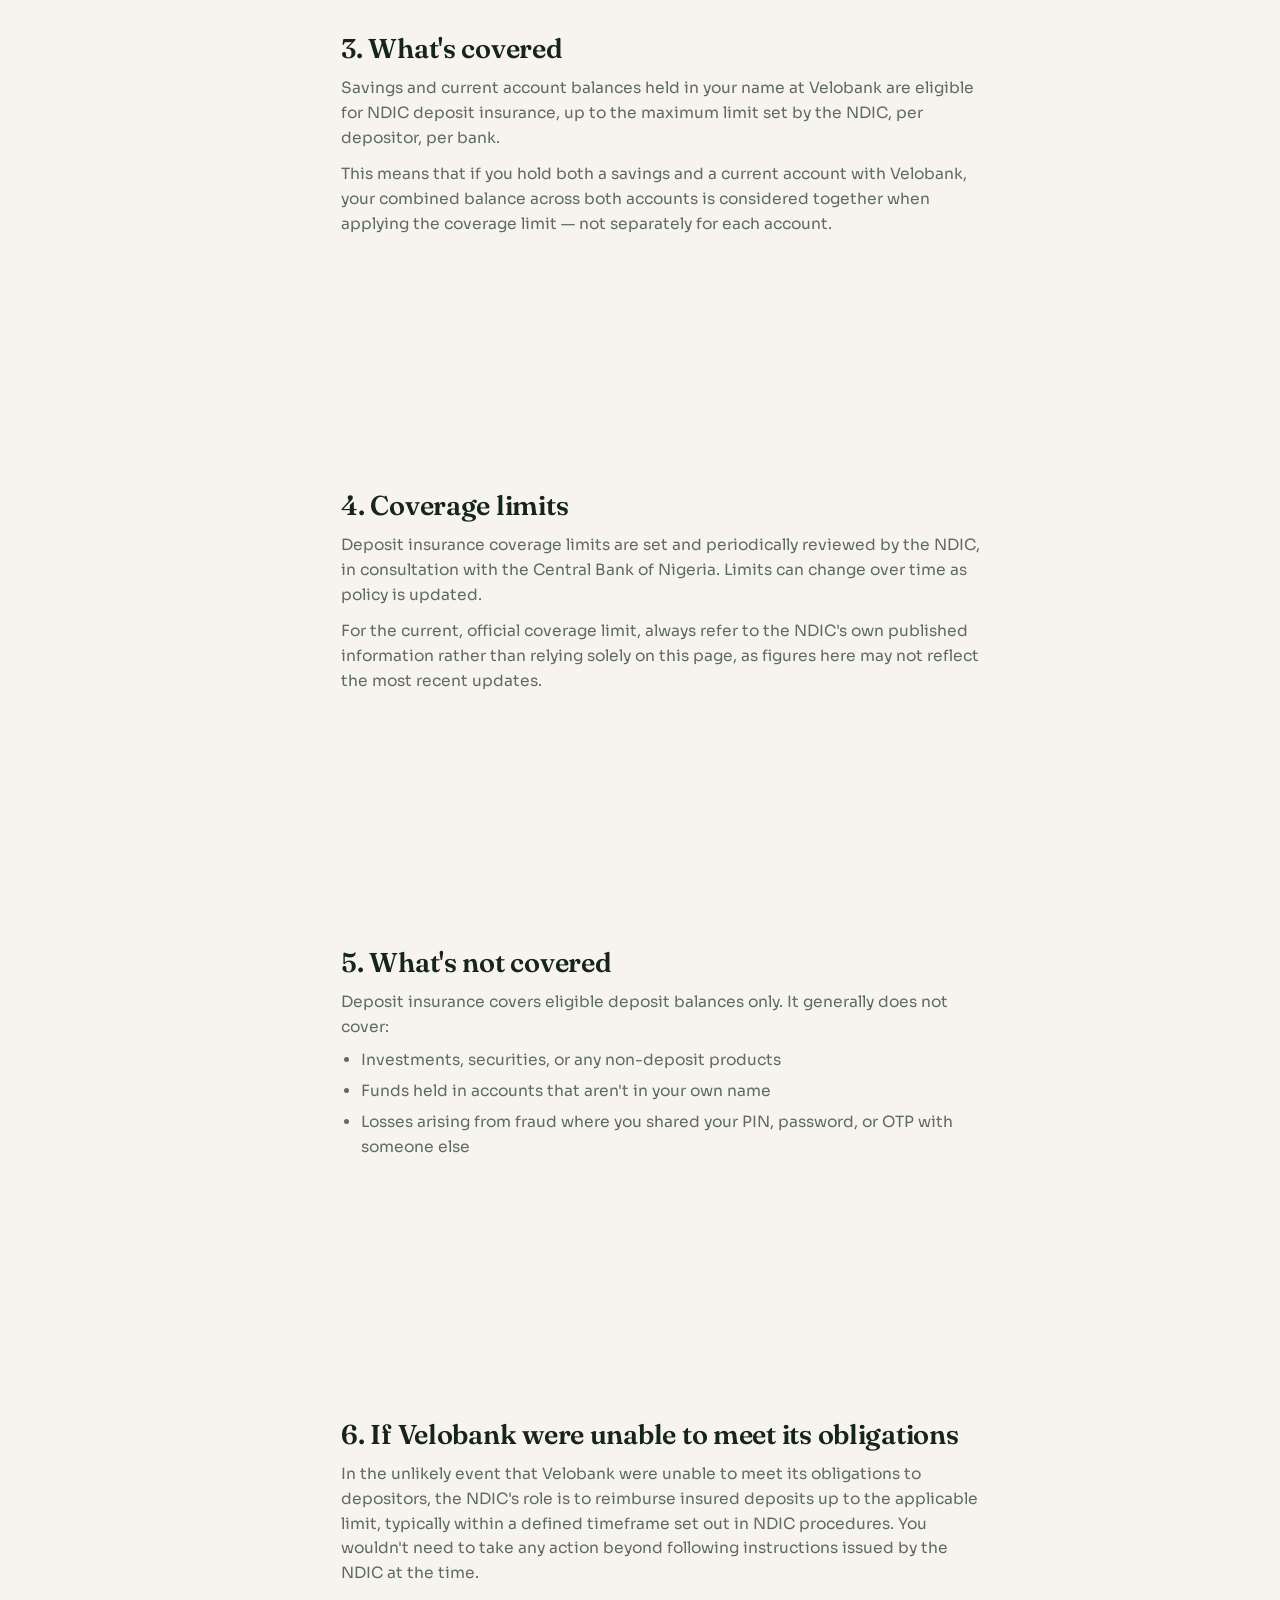
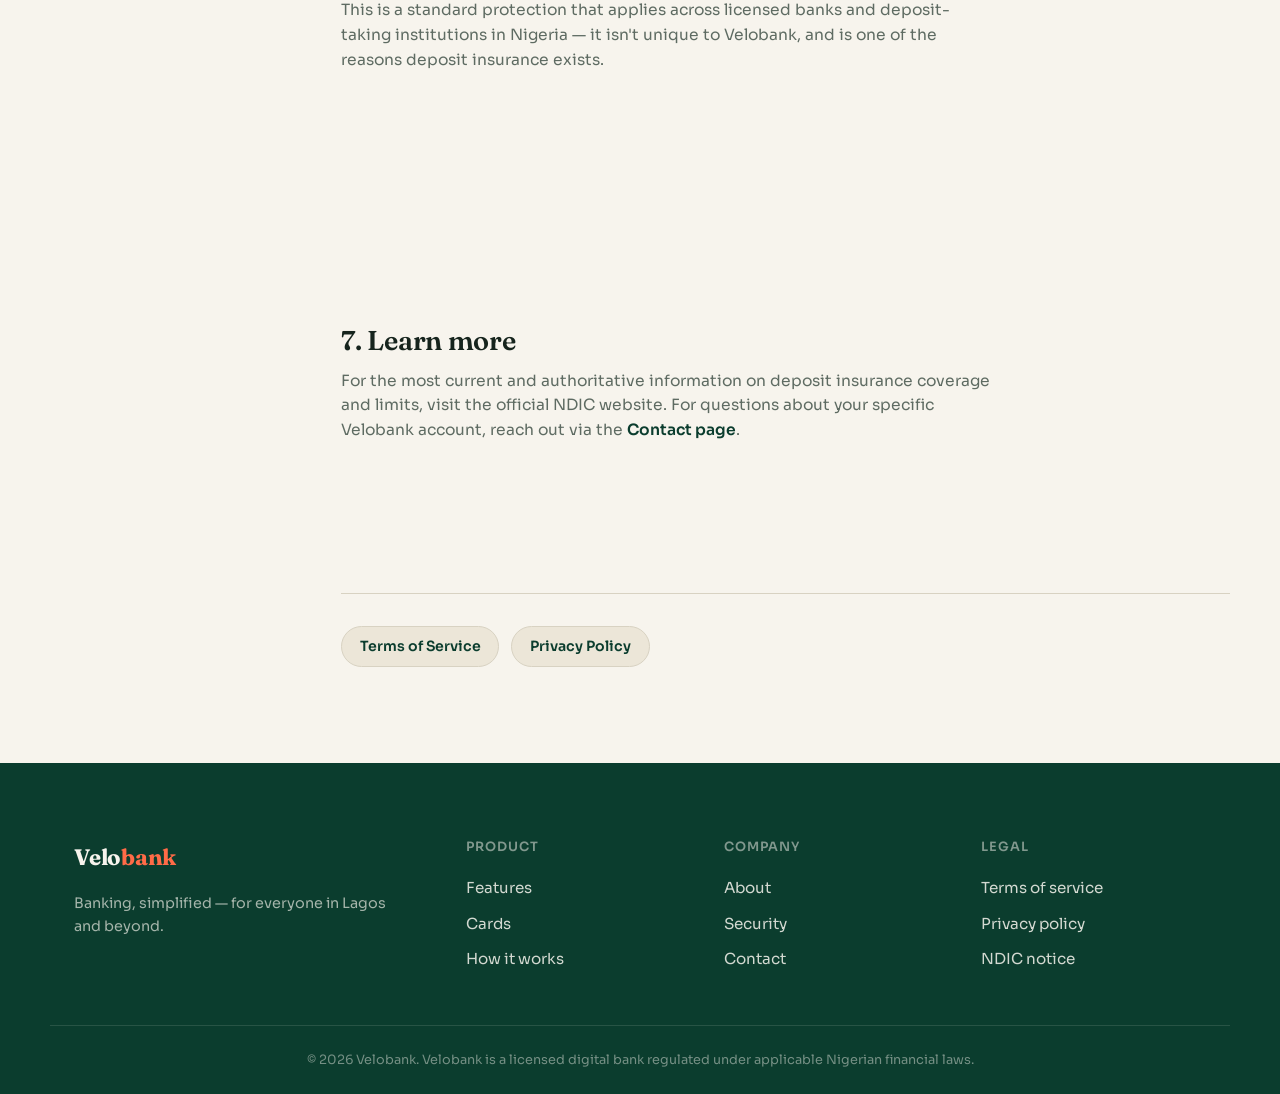
<file: ndic.html>
<!DOCTYPE html>
<html lang="en">
<head>
  <meta charset="UTF-8" />
  <meta name="viewport" content="width=device-width, initial-scale=1.0" />
  <title>NDIC Notice — Velobank</title>
  <link rel="preconnect" href="https://fonts.googleapis.com">
  <link rel="preconnect" href="https://fonts.gstatic.com" crossorigin>
  <link href="https://fonts.googleapis.com/css2?family=Fraunces:ital,opsz,wght@0,9..144,400;0,9..144,500;0,9..144,600;0,9..144,700;1,9..144,500&family=Sora:wght@400;500;600;700&family=Space+Mono:wght@400;700&display=swap" rel="stylesheet">
  <link rel="stylesheet" href="css/style.css" />
  <link rel="stylesheet" href="css/contact.css" />
  <link rel="stylesheet" href="css/legal.css" />
</head>
<body>

  <!-- ===== Navigation ===== -->
  <header class="nav" id="nav">
    <div class="nav__inner">
      <a href="index.html" class="nav__logo">Velo<span>bank</span></a>

      <nav class="nav__links" id="navLinks">
        <a href="index.html#features">Features</a>
        <a href="index.html#cards">Cards</a>
        <a href="index.html#how-it-works">How it works</a>
        <a href="index.html#security">Security</a>
        <a href="about.html">About</a>

        <div class="nav__links-extra">
          <span class="nav__divider-label">Your account</span>
          <a href="index.html">Home</a>
          <a href="login.html">Log in</a>
          <a href="signup.html">Open an account</a>
          <a href="dashboard.html">Dashboard</a>
          <a href="transactions.html">Transactions</a>
          <a href="beneficiaries.html">Beneficiaries</a>
          <a href="cards.html">Manage cards</a>
          <a href="savings.html">Savings</a>
          <a href="settings.html">Settings</a>
          <a href="contact.html">Contact us</a>
        </div>
      </nav>

      <div class="nav__actions">
        <a href="login.html" class="link-btn">Log in</a>
        <a href="signup.html" class="btn btn--primary">Open an account</a>
      </div>

      <button class="nav__toggle" id="navToggle" aria-label="Toggle menu" aria-expanded="false">
        <span></span><span></span><span></span>
      </button>
    </div>
  </header>

  <!-- ===== Hero ===== -->
  <section class="contact-hero">
    <div class="contact-hero__inner">
      <p class="eyebrow">Legal · NDIC Notice</p>
      <h1>Your deposits, backed by deposit insurance.</h1>
      <p class="contact-hero__sub">
        Written in plain language wherever we can. This is sample
        content for a demo project — not a substitute for advice from
        a licensed legal professional, and not an official NDIC
        publication.
      </p>
    </div>
  </section>

  <!-- ===== Content ===== -->
  <section class="legal">
    <div class="legal__inner">

      <!-- On-page contents -->
      <nav class="legal__toc" aria-label="NDIC Notice sections">
        <span class="nav__divider-label">On this page</span>
        <a href="#about" class="legal__toc-link">1. About this notice</a>
        <a href="#what-is-ndic" class="legal__toc-link">2. What is the NDIC</a>
        <a href="#coverage" class="legal__toc-link">3. What's covered</a>
        <a href="#limits" class="legal__toc-link">4. Coverage limits</a>
        <a href="#not-covered" class="legal__toc-link">5. What's not covered</a>
        <a href="#if-fails" class="legal__toc-link">6. If Velobank fails</a>
        <a href="#learn-more" class="legal__toc-link">7. Learn more</a>
      </nav>

      <div class="legal__content">

        <div>
          <p class="legal__meta">Last updated: 1 June 2026</p>
          <p class="legal__intro">
            Velobank is a licensed digital bank, and eligible deposits
            held in Velobank accounts are insured by the Nigeria
            Deposit Insurance Corporation (NDIC). This notice explains
            what that means for you, in plain language.
          </p>
        </div>

        <section class="legal__section" id="about">
          <h2>1. About this notice</h2>
          <p>This page is a summary of NDIC deposit insurance as it applies to Velobank accounts. It's intended to give you a general understanding of the protection in place for your funds — it doesn't replace official NDIC publications, which are the authoritative source on coverage limits and rules.</p>
        </section>

        <section class="legal__section" id="what-is-ndic">
          <h2>2. What is the NDIC</h2>
          <p>The Nigeria Deposit Insurance Corporation (NDIC) is a federal government agency that provides deposit insurance to depositors of licensed banks and other deposit-taking financial institutions in Nigeria. Its goal is to protect depositors and contribute to the stability of the financial system.</p>
          <p>Insured institutions, including Velobank, pay premiums to the NDIC. These premiums fund the deposit insurance scheme — there's no direct cost to you as a depositor.</p>
        </section>

        <section class="legal__section" id="coverage">
          <h2>3. What's covered</h2>
          <p>Savings and current account balances held in your name at Velobank are eligible for NDIC deposit insurance, up to the maximum limit set by the NDIC, per depositor, per bank.</p>
          <p>This means that if you hold both a savings and a current account with Velobank, your combined balance across both accounts is considered together when applying the coverage limit — not separately for each account.</p>
        </section>

        <section class="legal__section" id="limits">
          <h2>4. Coverage limits</h2>
          <p>Deposit insurance coverage limits are set and periodically reviewed by the NDIC, in consultation with the Central Bank of Nigeria. Limits can change over time as policy is updated.</p>
          <p>For the current, official coverage limit, always refer to the NDIC's own published information rather than relying solely on this page, as figures here may not reflect the most recent updates.</p>
        </section>

        <section class="legal__section" id="not-covered">
          <h2>5. What's not covered</h2>
          <p>Deposit insurance covers eligible deposit balances only. It generally does not cover:</p>
          <ul>
            <li>Investments, securities, or any non-deposit products</li>
            <li>Funds held in accounts that aren't in your own name</li>
            <li>Losses arising from fraud where you shared your PIN, password, or OTP with someone else</li>
          </ul>
        </section>

        <section class="legal__section" id="if-fails">
          <h2>6. If Velobank were unable to meet its obligations</h2>
          <p>In the unlikely event that Velobank were unable to meet its obligations to depositors, the NDIC's role is to reimburse insured deposits up to the applicable limit, typically within a defined timeframe set out in NDIC procedures. You wouldn't need to take any action beyond following instructions issued by the NDIC at the time.</p>
          <p>This is a standard protection that applies across licensed banks and deposit-taking institutions in Nigeria — it isn't unique to Velobank, and is one of the reasons deposit insurance exists.</p>
        </section>

        <section class="legal__section" id="learn-more">
          <h2>7. Learn more</h2>
          <p>For the most current and authoritative information on deposit insurance coverage and limits, visit the official NDIC website. For questions about your specific Velobank account, reach out via the <a href="contact.html">Contact page</a>.</p>
        </section>

        <!-- Cross-links -->
        <div class="legal__siblings">
          <a href="terms.html">Terms of Service</a>
          <a href="privacy.html">Privacy Policy</a>
        </div>

      </div>
    </div>
  </section>

  <!-- ===== Footer ===== -->
  <footer class="footer">
    <div class="footer__inner">
      <div class="footer__brand">
        <a href="index.html" class="nav__logo">Velo<span>bank</span></a>
        <p>Banking, simplified — for everyone in Lagos and beyond.</p>
      </div>

      <div class="footer__col">
        <h4>Product</h4>
        <a href="index.html#features">Features</a>
        <a href="index.html#cards">Cards</a>
        <a href="index.html#how-it-works">How it works</a>
      </div>

      <div class="footer__col">
        <h4>Company</h4>
        <a href="about.html">About</a>
        <a href="index.html#security">Security</a>
        <a href="contact.html">Contact</a>
      </div>

      <div class="footer__col">
        <h4>Legal</h4>
        <a href="terms.html">Terms of service</a>
        <a href="privacy.html">Privacy policy</a>
        <a href="ndic.html">NDIC notice</a>
      </div>
    </div>

    <div class="footer__bottom">
      <p>&copy; 2026 Velobank. Velobank is a licensed digital bank regulated under applicable Nigerian financial laws.</p>
    </div>
  </footer>

  <script src="js/script.js"></script>
  <script src="js/legal.js"></script>
</body>
</html>
</file>
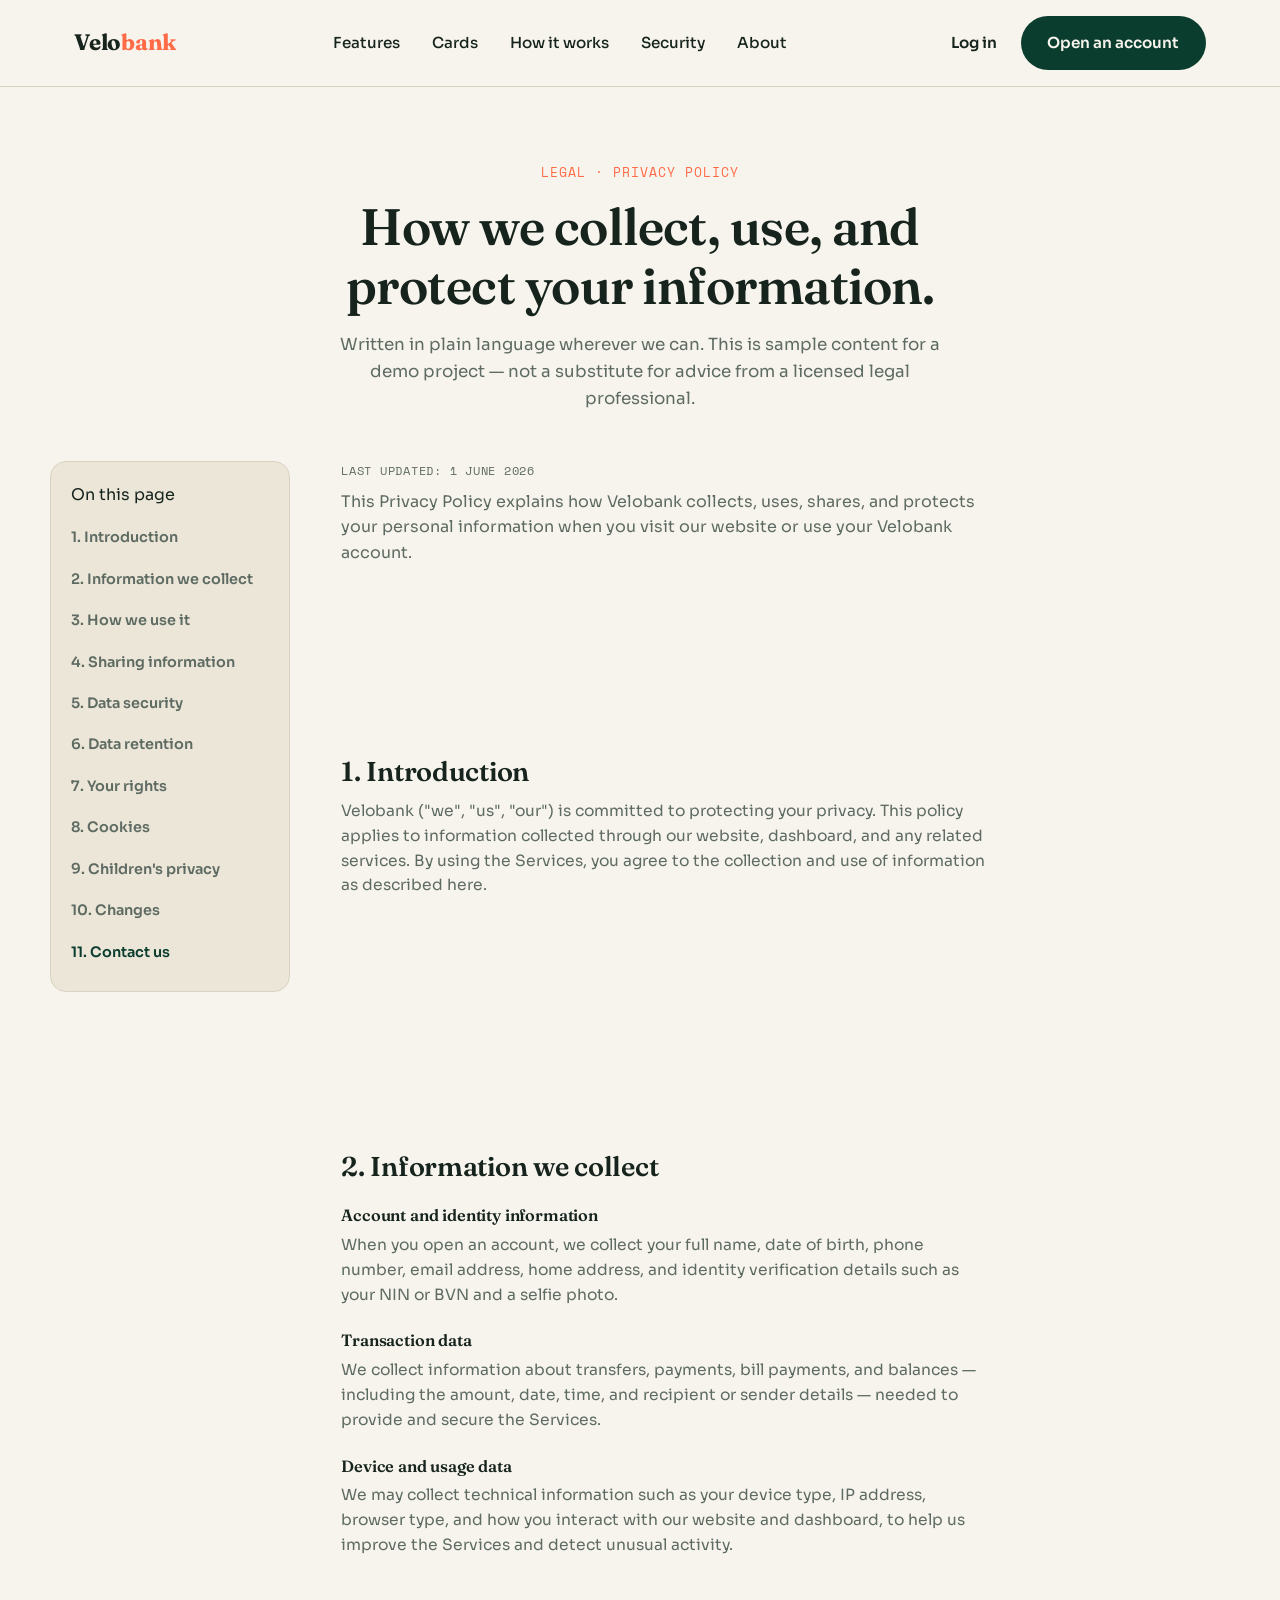
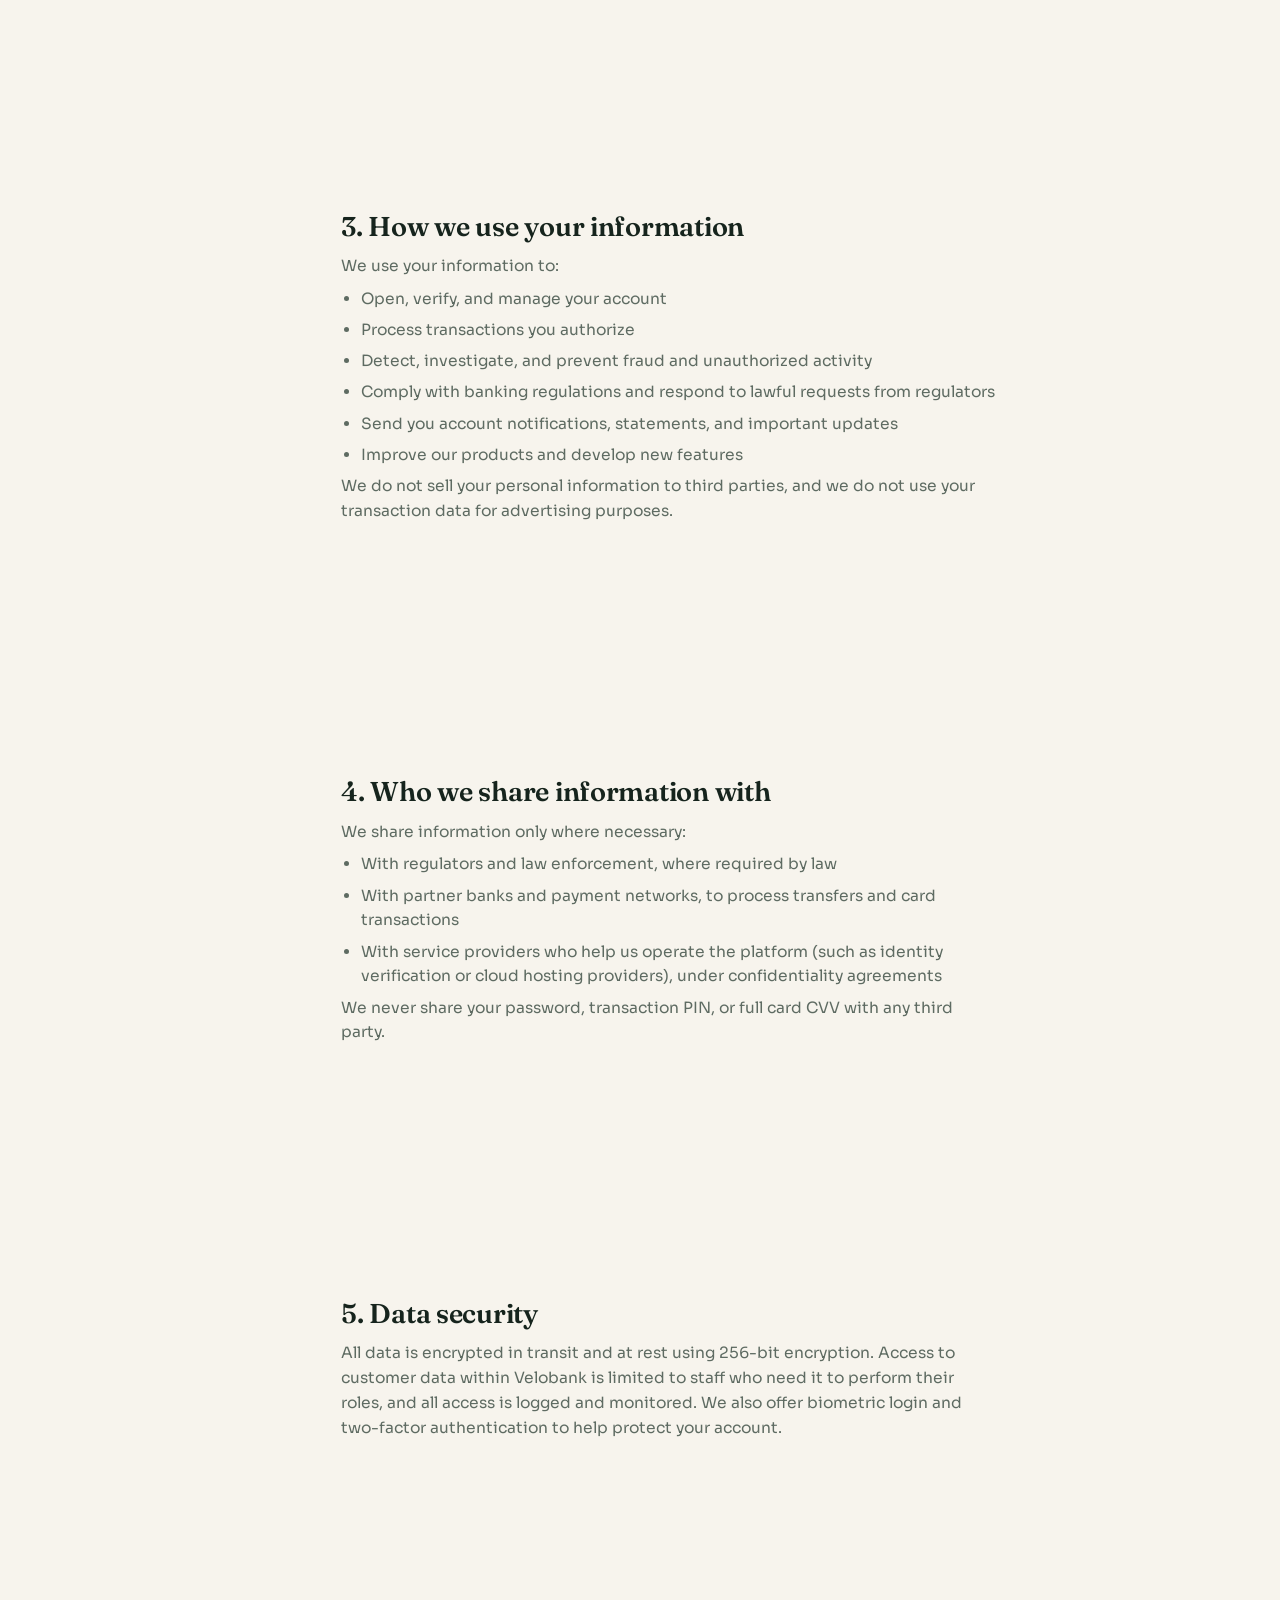
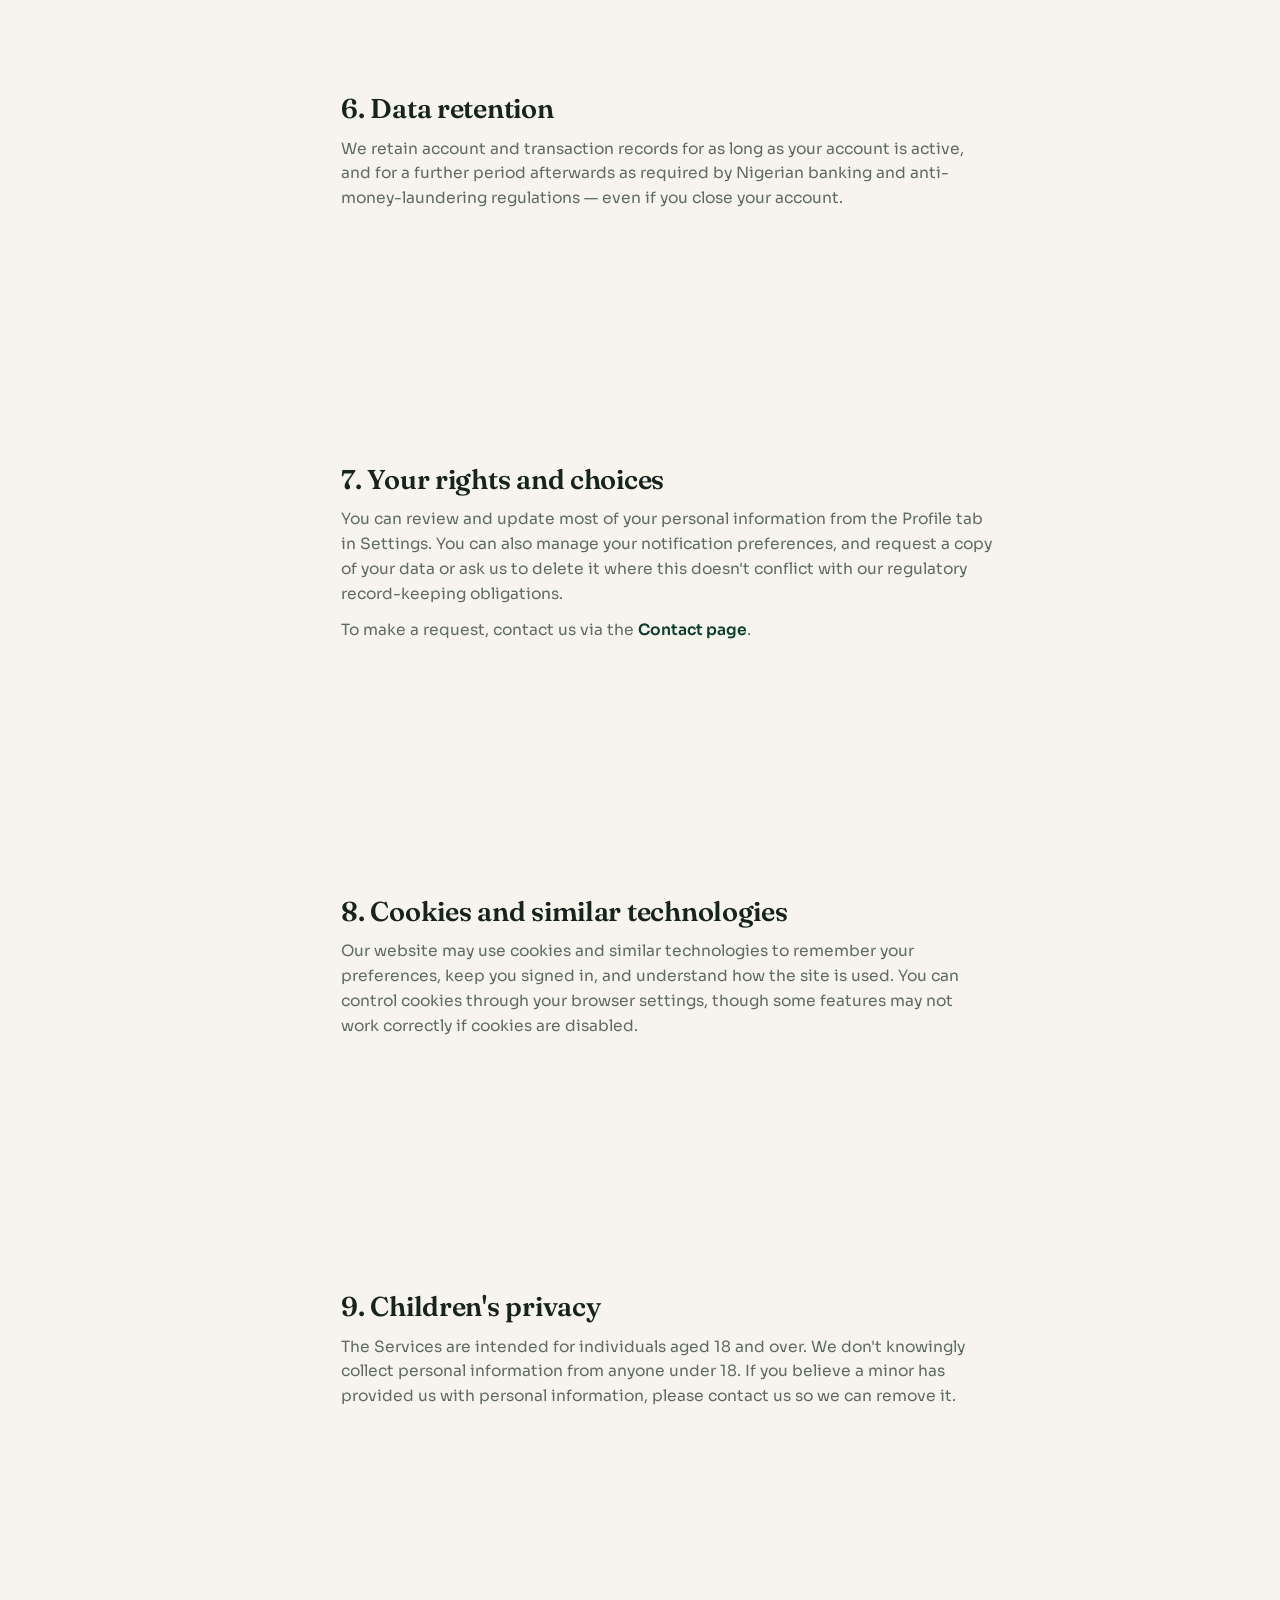
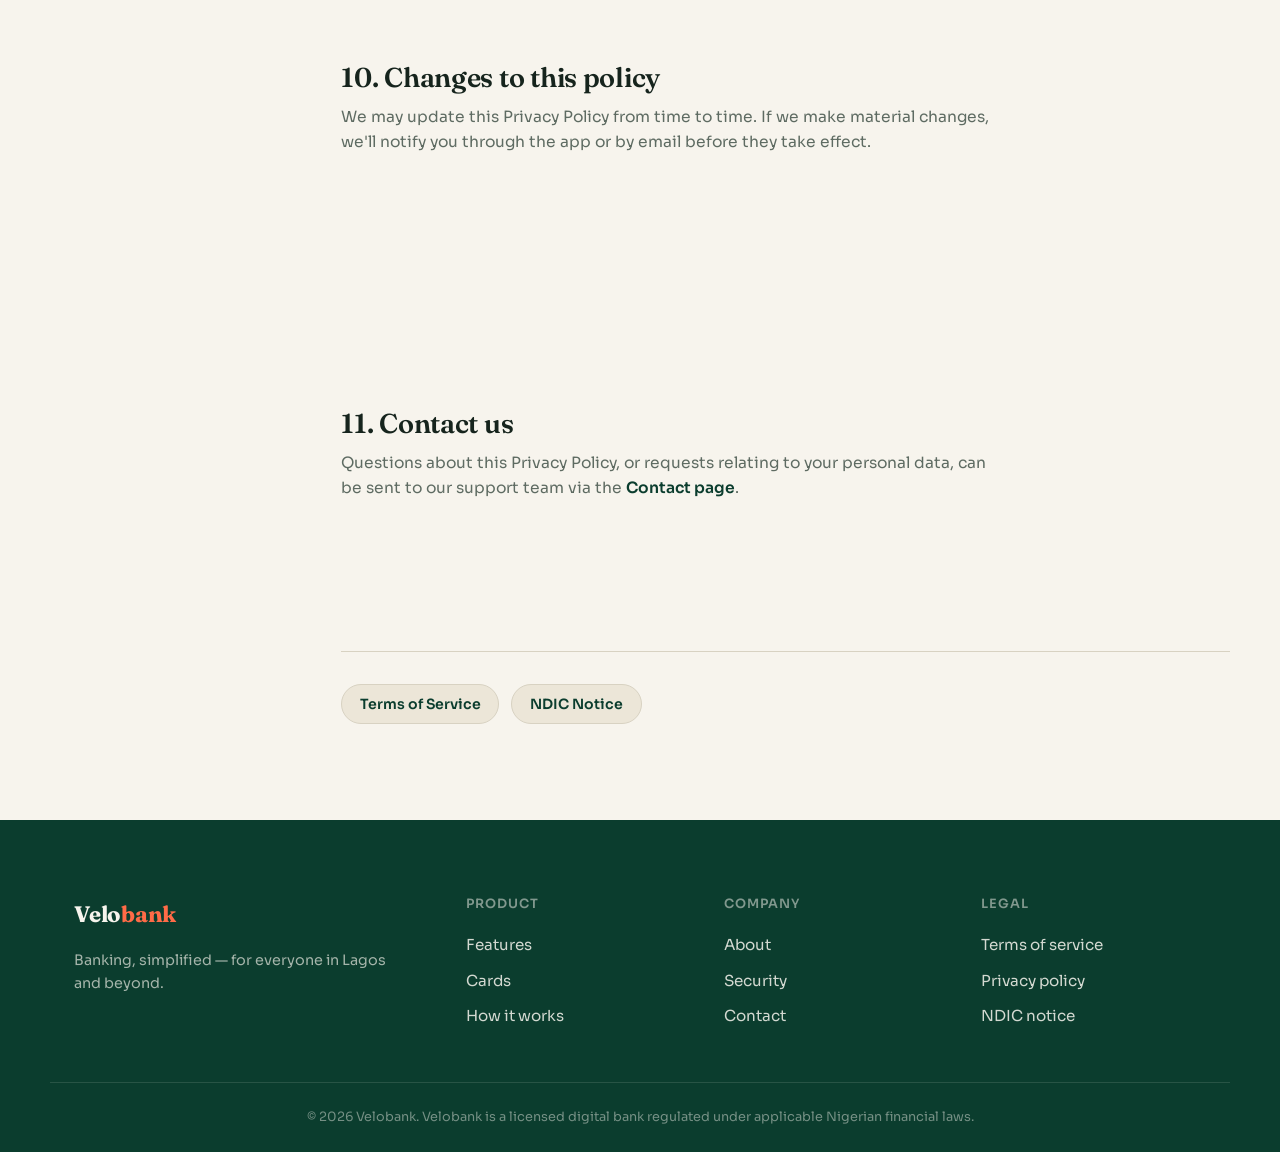
<file: privacy.html>
<!DOCTYPE html>
<html lang="en">
<head>
  <meta charset="UTF-8" />
  <meta name="viewport" content="width=device-width, initial-scale=1.0" />
  <title>Privacy Policy — Velobank</title>
  <link rel="preconnect" href="https://fonts.googleapis.com">
  <link rel="preconnect" href="https://fonts.gstatic.com" crossorigin>
  <link href="https://fonts.googleapis.com/css2?family=Fraunces:ital,opsz,wght@0,9..144,400;0,9..144,500;0,9..144,600;0,9..144,700;1,9..144,500&family=Sora:wght@400;500;600;700&family=Space+Mono:wght@400;700&display=swap" rel="stylesheet">
  <link rel="stylesheet" href="css/style.css" />
  <link rel="stylesheet" href="css/contact.css" />
  <link rel="stylesheet" href="css/legal.css" />
</head>
<body>

  <!-- ===== Navigation ===== -->
  <header class="nav" id="nav">
    <div class="nav__inner">
      <a href="index.html" class="nav__logo">Velo<span>bank</span></a>

      <nav class="nav__links" id="navLinks">
        <a href="index.html#features">Features</a>
        <a href="index.html#cards">Cards</a>
        <a href="index.html#how-it-works">How it works</a>
        <a href="index.html#security">Security</a>
        <a href="about.html">About</a>

        <div class="nav__links-extra">
          <span class="nav__divider-label">Your account</span>
          <a href="index.html">Home</a>
          <a href="login.html">Log in</a>
          <a href="signup.html">Open an account</a>
          <a href="dashboard.html">Dashboard</a>
          <a href="transactions.html">Transactions</a>
          <a href="beneficiaries.html">Beneficiaries</a>
          <a href="cards.html">Manage cards</a>
          <a href="savings.html">Savings</a>
          <a href="settings.html">Settings</a>
          <a href="contact.html">Contact us</a>
        </div>
      </nav>

      <div class="nav__actions">
        <a href="login.html" class="link-btn">Log in</a>
        <a href="signup.html" class="btn btn--primary">Open an account</a>
      </div>

      <button class="nav__toggle" id="navToggle" aria-label="Toggle menu" aria-expanded="false">
        <span></span><span></span><span></span>
      </button>
    </div>
  </header>

  <!-- ===== Hero ===== -->
  <section class="contact-hero">
    <div class="contact-hero__inner">
      <p class="eyebrow">Legal · Privacy Policy</p>
      <h1>How we collect, use, and protect your information.</h1>
      <p class="contact-hero__sub">
        Written in plain language wherever we can. This is sample
        content for a demo project — not a substitute for advice from
        a licensed legal professional.
      </p>
    </div>
  </section>

  <!-- ===== Content ===== -->
  <section class="legal">
    <div class="legal__inner">

      <!-- On-page contents -->
      <nav class="legal__toc" aria-label="Privacy Policy sections">
        <span class="nav__divider-label">On this page</span>
        <a href="#introduction" class="legal__toc-link">1. Introduction</a>
        <a href="#information-we-collect" class="legal__toc-link">2. Information we collect</a>
        <a href="#how-we-use" class="legal__toc-link">3. How we use it</a>
        <a href="#sharing" class="legal__toc-link">4. Sharing information</a>
        <a href="#security" class="legal__toc-link">5. Data security</a>
        <a href="#retention" class="legal__toc-link">6. Data retention</a>
        <a href="#your-rights" class="legal__toc-link">7. Your rights</a>
        <a href="#cookies" class="legal__toc-link">8. Cookies</a>
        <a href="#children" class="legal__toc-link">9. Children's privacy</a>
        <a href="#changes" class="legal__toc-link">10. Changes</a>
        <a href="#contact" class="legal__toc-link">11. Contact us</a>
      </nav>

      <div class="legal__content">

        <div>
          <p class="legal__meta">Last updated: 1 June 2026</p>
          <p class="legal__intro">
            This Privacy Policy explains how Velobank collects, uses,
            shares, and protects your personal information when you
            visit our website or use your Velobank account.
          </p>
        </div>

        <section class="legal__section" id="introduction">
          <h2>1. Introduction</h2>
          <p>Velobank ("we", "us", "our") is committed to protecting your privacy. This policy applies to information collected through our website, dashboard, and any related services. By using the Services, you agree to the collection and use of information as described here.</p>
        </section>

        <section class="legal__section" id="information-we-collect">
          <h2>2. Information we collect</h2>

          <h3>Account and identity information</h3>
          <p>When you open an account, we collect your full name, date of birth, phone number, email address, home address, and identity verification details such as your NIN or BVN and a selfie photo.</p>

          <h3>Transaction data</h3>
          <p>We collect information about transfers, payments, bill payments, and balances — including the amount, date, time, and recipient or sender details — needed to provide and secure the Services.</p>

          <h3>Device and usage data</h3>
          <p>We may collect technical information such as your device type, IP address, browser type, and how you interact with our website and dashboard, to help us improve the Services and detect unusual activity.</p>
        </section>

        <section class="legal__section" id="how-we-use">
          <h2>3. How we use your information</h2>
          <p>We use your information to:</p>
          <ul>
            <li>Open, verify, and manage your account</li>
            <li>Process transactions you authorize</li>
            <li>Detect, investigate, and prevent fraud and unauthorized activity</li>
            <li>Comply with banking regulations and respond to lawful requests from regulators</li>
            <li>Send you account notifications, statements, and important updates</li>
            <li>Improve our products and develop new features</li>
          </ul>
          <p>We do not sell your personal information to third parties, and we do not use your transaction data for advertising purposes.</p>
        </section>

        <section class="legal__section" id="sharing">
          <h2>4. Who we share information with</h2>
          <p>We share information only where necessary:</p>
          <ul>
            <li>With regulators and law enforcement, where required by law</li>
            <li>With partner banks and payment networks, to process transfers and card transactions</li>
            <li>With service providers who help us operate the platform (such as identity verification or cloud hosting providers), under confidentiality agreements</li>
          </ul>
          <p>We never share your password, transaction PIN, or full card CVV with any third party.</p>
        </section>

        <section class="legal__section" id="security">
          <h2>5. Data security</h2>
          <p>All data is encrypted in transit and at rest using 256-bit encryption. Access to customer data within Velobank is limited to staff who need it to perform their roles, and all access is logged and monitored. We also offer biometric login and two-factor authentication to help protect your account.</p>
        </section>

        <section class="legal__section" id="retention">
          <h2>6. Data retention</h2>
          <p>We retain account and transaction records for as long as your account is active, and for a further period afterwards as required by Nigerian banking and anti-money-laundering regulations — even if you close your account.</p>
        </section>

        <section class="legal__section" id="your-rights">
          <h2>7. Your rights and choices</h2>
          <p>You can review and update most of your personal information from the Profile tab in Settings. You can also manage your notification preferences, and request a copy of your data or ask us to delete it where this doesn't conflict with our regulatory record-keeping obligations.</p>
          <p>To make a request, contact us via the <a href="contact.html">Contact page</a>.</p>
        </section>

        <section class="legal__section" id="cookies">
          <h2>8. Cookies and similar technologies</h2>
          <p>Our website may use cookies and similar technologies to remember your preferences, keep you signed in, and understand how the site is used. You can control cookies through your browser settings, though some features may not work correctly if cookies are disabled.</p>
        </section>

        <section class="legal__section" id="children">
          <h2>9. Children's privacy</h2>
          <p>The Services are intended for individuals aged 18 and over. We don't knowingly collect personal information from anyone under 18. If you believe a minor has provided us with personal information, please contact us so we can remove it.</p>
        </section>

        <section class="legal__section" id="changes">
          <h2>10. Changes to this policy</h2>
          <p>We may update this Privacy Policy from time to time. If we make material changes, we'll notify you through the app or by email before they take effect.</p>
        </section>

        <section class="legal__section" id="contact">
          <h2>11. Contact us</h2>
          <p>Questions about this Privacy Policy, or requests relating to your personal data, can be sent to our support team via the <a href="contact.html">Contact page</a>.</p>
        </section>

        <!-- Cross-links -->
        <div class="legal__siblings">
          <a href="terms.html">Terms of Service</a>
          <a href="ndic.html">NDIC Notice</a>
        </div>

      </div>
    </div>
  </section>

  <!-- ===== Footer ===== -->
  <footer class="footer">
    <div class="footer__inner">
      <div class="footer__brand">
        <a href="index.html" class="nav__logo">Velo<span>bank</span></a>
        <p>Banking, simplified — for everyone in Lagos and beyond.</p>
      </div>

      <div class="footer__col">
        <h4>Product</h4>
        <a href="index.html#features">Features</a>
        <a href="index.html#cards">Cards</a>
        <a href="index.html#how-it-works">How it works</a>
      </div>

      <div class="footer__col">
        <h4>Company</h4>
        <a href="about.html">About</a>
        <a href="index.html#security">Security</a>
        <a href="contact.html">Contact</a>
      </div>

      <div class="footer__col">
        <h4>Legal</h4>
        <a href="terms.html">Terms of service</a>
        <a href="privacy.html">Privacy policy</a>
        <a href="ndic.html">NDIC notice</a>
      </div>
    </div>

    <div class="footer__bottom">
      <p>&copy; 2026 Velobank. Velobank is a licensed digital bank regulated under applicable Nigerian financial laws.</p>
    </div>
  </footer>

  <script src="js/script.js"></script>
  <script src="js/legal.js"></script>
</body>
</html>
</file>
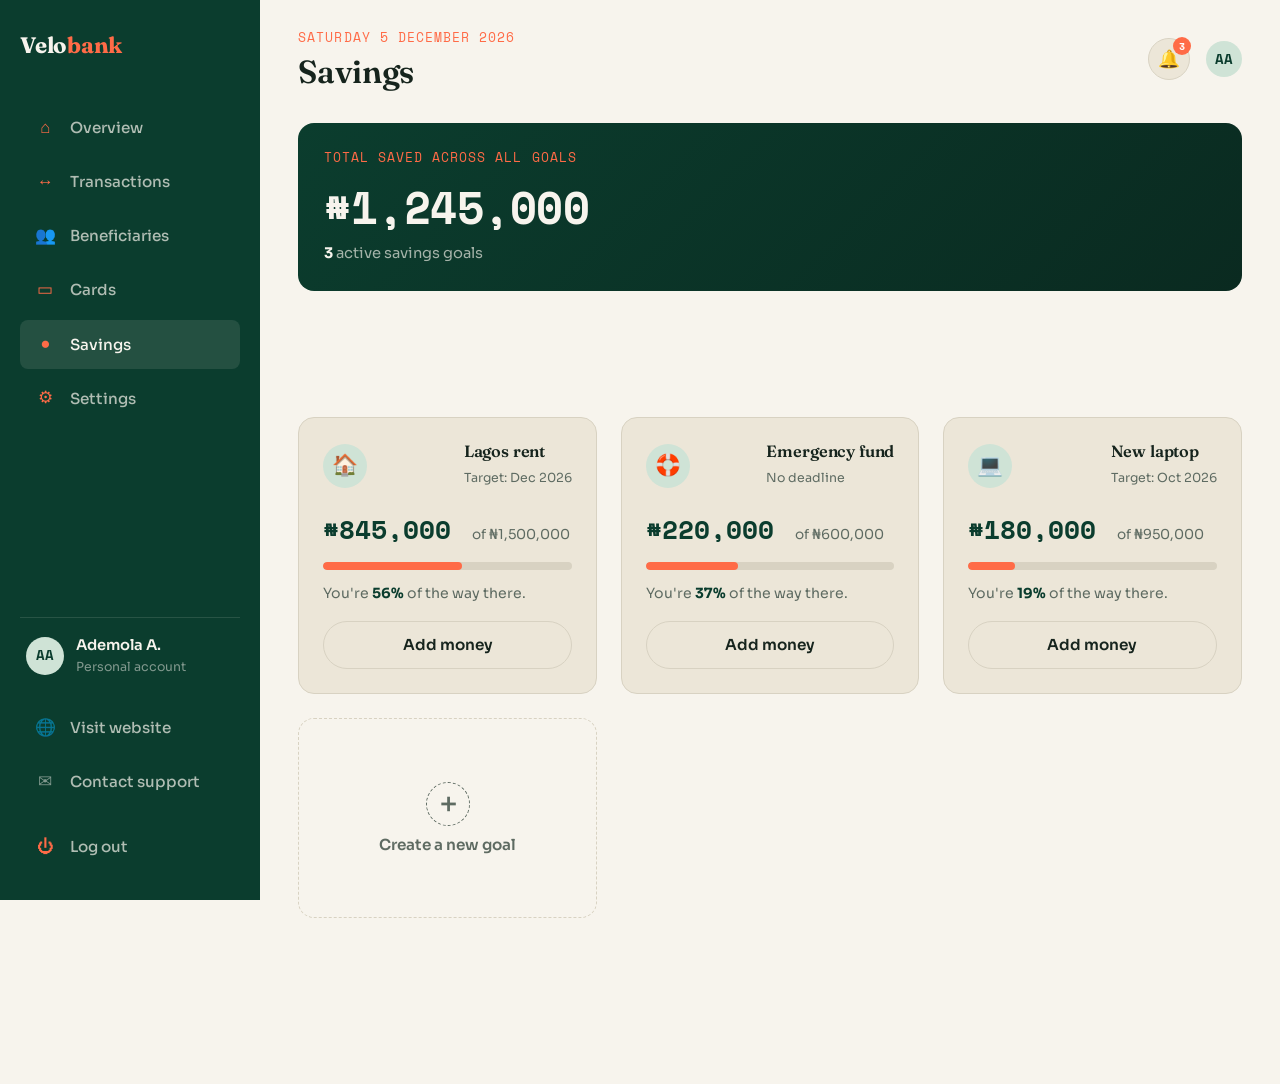
<file: savings.html>
<!DOCTYPE html>
<html lang="en">
<head>
  <meta charset="UTF-8" />
  <meta name="viewport" content="width=device-width, initial-scale=1.0" />
  <title>Savings — Velobank</title>
  <link rel="preconnect" href="https://fonts.googleapis.com">
  <link rel="preconnect" href="https://fonts.gstatic.com" crossorigin>
  <link href="https://fonts.googleapis.com/css2?family=Fraunces:ital,opsz,wght@0,9..144,400;0,9..144,500;0,9..144,600;0,9..144,700;1,9..144,500&family=Sora:wght@400;500;600;700&family=Space+Mono:wght@400;700&display=swap" rel="stylesheet">
  <link rel="stylesheet" href="css/style.css" />
  <link rel="stylesheet" href="css/dashboard.css" />
</head>
<body>

  <div class="dash">

    <!-- ===== Sidebar ===== -->
    <aside class="dash__sidebar" id="sidebar">
      <div class="dash__sidebar-top">
        <a href="index.html" class="nav__logo">Velo<span>bank</span></a>

        <nav class="dash__nav">
          <a href="dashboard.html" class="dash__nav-link">
            <span class="dash__nav-icon">⌂</span> Overview
          </a>
          <a href="transactions.html" class="dash__nav-link">
            <span class="dash__nav-icon">↔</span> Transactions
          </a>
          <a href="beneficiaries.html" class="dash__nav-link">
            <span class="dash__nav-icon">👥</span> Beneficiaries
          </a>
          <a href="cards.html" class="dash__nav-link">
            <span class="dash__nav-icon">▭</span> Cards
          </a>
          <a href="savings.html" class="dash__nav-link is-active">
            <span class="dash__nav-icon">●</span> Savings
          </a>
          <a href="settings.html" class="dash__nav-link">
            <span class="dash__nav-icon">⚙</span> Settings
          </a>
        </nav>
      </div>

      <div class="dash__sidebar-bottom">
        <div class="dash__user">
          <div class="dash__avatar">AA</div>
          <div>
            <span class="dash__user-name">Ademola A.</span>
            <span class="dash__user-tag">Personal account</span>
          </div>
        </div>
        <div class="dash__nav-secondary">
          <a href="index.html" class="dash__nav-link">
            <span class="dash__nav-icon">🌐</span> Visit website
          </a>
          <a href="contact.html" class="dash__nav-link">
            <span class="dash__nav-icon">✉</span> Contact support
          </a>
        </div>
        <a href="login.html" class="dash__nav-link dash__logout">
          <span class="dash__nav-icon">⏻</span> Log out
        </a>
      </div>
    </aside>

    <!-- ===== Main content ===== -->
    <main class="dash__main">

      <!-- Top bar -->
      <header class="dash__topbar">
        <button class="dash__menu-toggle" id="menuToggle" aria-label="Toggle menu" aria-expanded="false">
          <span></span><span></span><span></span>
        </button>

        <div class="dash__greeting">
          <p class="eyebrow" id="dashDate">Loading date...</p>
          <h1>Savings</h1>
        </div>

        <div class="dash__topbar-actions">
          <button class="dash__icon-btn" aria-label="Notifications">
            🔔
            <span class="dash__badge">3</span>
          </button>
          <div class="dash__avatar dash__avatar--sm">AA</div>
        </div>
      </header>

      <!-- Summary -->
      <section class="savings-summary panel">
        <p class="eyebrow">Total saved across all goals</p>
        <h2 class="balance-card__amount savings-summary__amount">
          ₦<span id="totalSaved" data-target="0">0</span>
        </h2>
        <p class="savings-summary__sub"><span id="goalCount">0</span> active savings goals</p>
      </section>

      <!-- Goals grid -->
      <section class="goals-grid" id="goalsGrid">
        <!-- goal cards populated by JS -->

        <button class="goal-card goal-card--new" id="newGoalBtn">
          <span class="goal-card--new__icon">＋</span>
          <span>Create a new goal</span>
        </button>
      </section>

    </main>
  </div>

  <!-- Add money to goal modal -->
  <div class="modal" id="addMoneyModal" aria-hidden="true">
    <div class="modal__panel">
      <button class="modal__close" id="addMoneyClose" aria-label="Close">×</button>

      <div id="addMoneyForm">
        <h3>Add to <span id="addMoneyGoalName">goal</span></h3>
        <p class="modal__sub">Move money from your main balance into this goal.</p>
        <div class="form-group">
          <label for="addMoneyAmount">Amount (₦)</label>
          <input type="number" id="addMoneyAmount" class="form-control" placeholder="0.00" min="0" step="0.01" />
        </div>
        <button class="btn btn--accent" style="width: 100%;" id="addMoneySubmit">Add to goal</button>
      </div>

      <div class="modal__success" id="addMoneySuccess">
        <div class="auth-success__icon">✓</div>
        <h3>Added!</h3>
        <p id="addMoneySuccessText">Your goal has been updated.</p>
        <button class="btn btn--accent" id="addMoneyDone">Done</button>
      </div>
    </div>
  </div>

  <!-- New goal modal -->
  <div class="modal" id="newGoalModal" aria-hidden="true">
    <div class="modal__panel">
      <button class="modal__close" id="newGoalClose" aria-label="Close">×</button>

      <div id="newGoalForm">
        <h3>Create a new savings goal</h3>
        <p class="modal__sub">Give your goal a name and a target amount.</p>

        <div class="form-group">
          <label for="newGoalName">Goal name</label>
          <input type="text" id="newGoalName" class="form-control" placeholder="e.g. New laptop" />
        </div>

        <div class="form-group">
          <label for="newGoalIcon">Choose an icon</label>
          <div class="icon-picker" id="iconPicker">
            <button type="button" class="icon-picker__option is-active" data-icon="🎯">🎯</button>
            <button type="button" class="icon-picker__option" data-icon="✈️">✈️</button>
            <button type="button" class="icon-picker__option" data-icon="💻">💻</button>
            <button type="button" class="icon-picker__option" data-icon="🚗">🚗</button>
            <button type="button" class="icon-picker__option" data-icon="🎓">🎓</button>
            <button type="button" class="icon-picker__option" data-icon="🏥">🏥</button>
          </div>
        </div>

        <div class="form-group">
          <label for="newGoalTarget">Target amount (₦)</label>
          <input type="number" id="newGoalTarget" class="form-control" placeholder="e.g. 500000" min="1" step="0.01" />
        </div>

        <button class="btn btn--accent" style="width: 100%;" id="newGoalSubmit">Create goal</button>
      </div>

      <div class="modal__success" id="newGoalSuccess">
        <div class="auth-success__icon">✓</div>
        <h3>Goal created</h3>
        <p id="newGoalSuccessText">Your new savings goal is ready.</p>
        <button class="btn btn--accent" id="newGoalDone">Done</button>
      </div>
    </div>
  </div>

  <script src="js/dashboard.js"></script>
  <script src="js/savings.js"></script>
</body>
</html>
</file>
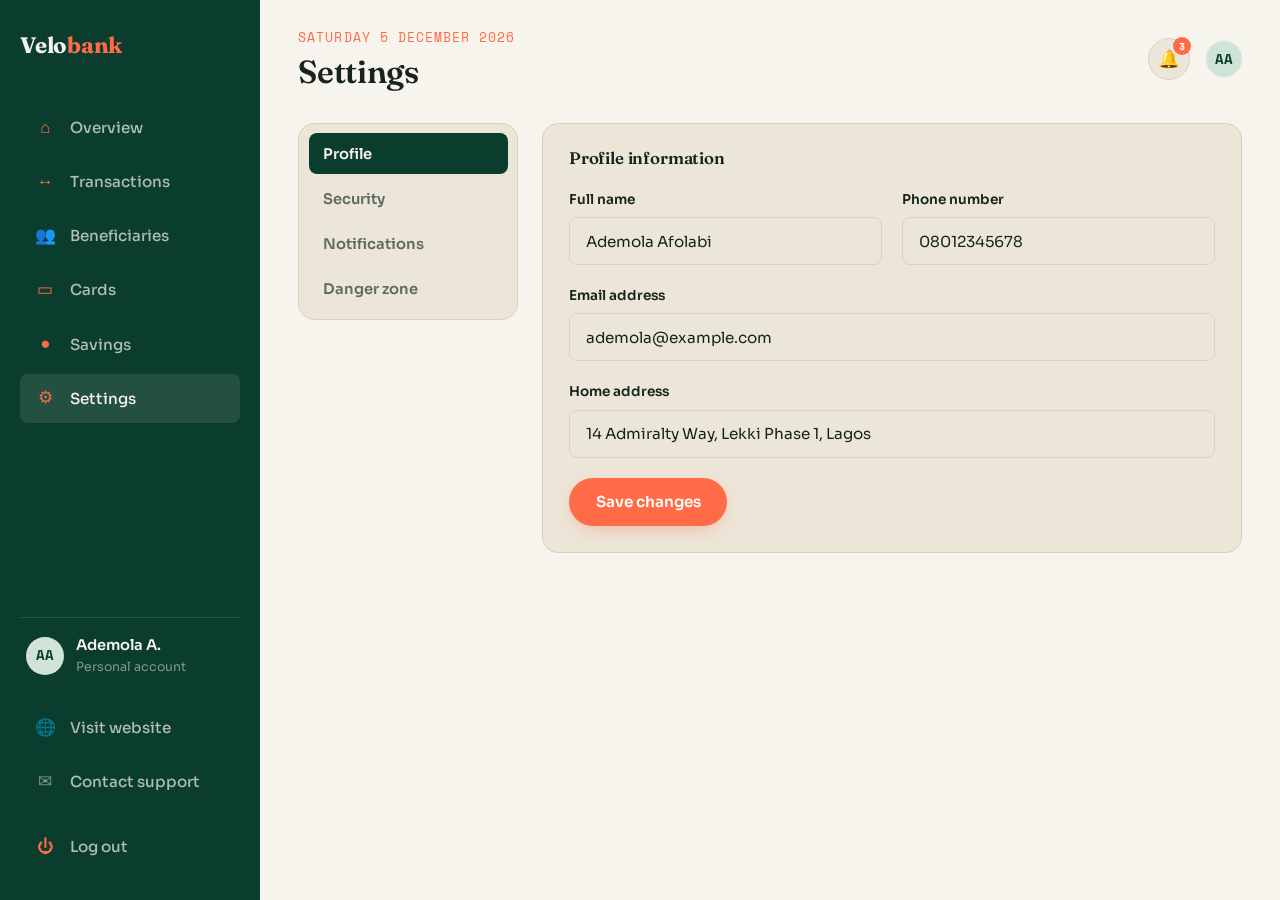
<file: settings.html>
<!DOCTYPE html>
<html lang="en">
<head>
  <meta charset="UTF-8" />
  <meta name="viewport" content="width=device-width, initial-scale=1.0" />
  <title>Settings — Velobank</title>
  <link rel="preconnect" href="https://fonts.googleapis.com">
  <link rel="preconnect" href="https://fonts.gstatic.com" crossorigin>
  <link href="https://fonts.googleapis.com/css2?family=Fraunces:ital,opsz,wght@0,9..144,400;0,9..144,500;0,9..144,600;0,9..144,700;1,9..144,500&family=Sora:wght@400;500;600;700&family=Space+Mono:wght@400;700&display=swap" rel="stylesheet">
  <link rel="stylesheet" href="css/style.css" />
  <link rel="stylesheet" href="css/auth.css" />
  <link rel="stylesheet" href="css/dashboard.css" />
</head>
<body>

  <div class="dash">

    <!-- ===== Sidebar ===== -->
    <aside class="dash__sidebar" id="sidebar">
      <div class="dash__sidebar-top">
        <a href="index.html" class="nav__logo">Velo<span>bank</span></a>

        <nav class="dash__nav">
          <a href="dashboard.html" class="dash__nav-link">
            <span class="dash__nav-icon">⌂</span> Overview
          </a>
          <a href="transactions.html" class="dash__nav-link">
            <span class="dash__nav-icon">↔</span> Transactions
          </a>
          <a href="beneficiaries.html" class="dash__nav-link">
            <span class="dash__nav-icon">👥</span> Beneficiaries
          </a>
          <a href="cards.html" class="dash__nav-link">
            <span class="dash__nav-icon">▭</span> Cards
          </a>
          <a href="savings.html" class="dash__nav-link">
            <span class="dash__nav-icon">●</span> Savings
          </a>
          <a href="settings.html" class="dash__nav-link is-active">
            <span class="dash__nav-icon">⚙</span> Settings
          </a>
        </nav>
      </div>

      <div class="dash__sidebar-bottom">
        <div class="dash__user">
          <div class="dash__avatar">AA</div>
          <div>
            <span class="dash__user-name">Ademola A.</span>
            <span class="dash__user-tag">Personal account</span>
          </div>
        </div>
        <div class="dash__nav-secondary">
          <a href="index.html" class="dash__nav-link">
            <span class="dash__nav-icon">🌐</span> Visit website
          </a>
          <a href="contact.html" class="dash__nav-link">
            <span class="dash__nav-icon">✉</span> Contact support
          </a>
        </div>
        <a href="login.html" class="dash__nav-link dash__logout">
          <span class="dash__nav-icon">⏻</span> Log out
        </a>
      </div>
    </aside>

    <!-- ===== Main content ===== -->
    <main class="dash__main">

      <!-- Top bar -->
      <header class="dash__topbar">
        <button class="dash__menu-toggle" id="menuToggle" aria-label="Toggle menu" aria-expanded="false">
          <span></span><span></span><span></span>
        </button>

        <div class="dash__greeting">
          <p class="eyebrow" id="dashDate">Loading date...</p>
          <h1>Settings</h1>
        </div>

        <div class="dash__topbar-actions">
          <button class="dash__icon-btn" aria-label="Notifications">
            🔔
            <span class="dash__badge">3</span>
          </button>
          <div class="dash__avatar dash__avatar--sm">AA</div>
        </div>
      </header>

      <!-- Settings tabs -->
      <div class="settings-layout">

        <nav class="settings-tabs" id="settingsTabs">
          <button class="settings-tab is-active" data-tab="profile">Profile</button>
          <button class="settings-tab" data-tab="security">Security</button>
          <button class="settings-tab" data-tab="notifications">Notifications</button>
          <button class="settings-tab" data-tab="danger">Danger zone</button>
        </nav>

        <div class="settings-content">

          <!-- Profile -->
          <section class="panel settings-panel is-active" data-panel="profile">
            <div class="panel__head">
              <h3>Profile information</h3>
            </div>

            <form id="profileForm">
              <div class="form-row" style="grid-template-columns: 1fr 1fr; gap: 1.25rem;">
                <div class="form-group">
                  <label for="settingsFullName">Full name</label>
                  <input type="text" id="settingsFullName" class="form-control" value="Ademola Afolabi" />
                </div>
                <div class="form-group">
                  <label for="settingsPhone">Phone number</label>
                  <input type="tel" id="settingsPhone" class="form-control" value="08012345678" />
                </div>
              </div>

              <div class="form-group">
                <label for="settingsEmail">Email address</label>
                <input type="email" id="settingsEmail" class="form-control" value="ademola@example.com" />
              </div>

              <div class="form-group">
                <label for="settingsAddress">Home address</label>
                <input type="text" id="settingsAddress" class="form-control" value="14 Admiralty Way, Lekki Phase 1, Lagos" />
              </div>

              <button type="submit" class="btn btn--accent">Save changes</button>
              <span class="settings-save-note" id="profileSaveNote"></span>
            </form>
          </section>

          <!-- Security -->
          <section class="panel settings-panel" data-panel="security">
            <div class="panel__head">
              <h3>Password</h3>
            </div>

            <form id="passwordForm">
              <div class="form-group">
                <label for="currentPassword">Current password</label>
                <div class="password-field">
                  <input type="password" id="currentPassword" class="form-control" placeholder="Enter current password" />
                  <button type="button" class="password-toggle" data-toggle-for="currentPassword">Show</button>
                </div>
              </div>

              <div class="form-row" style="grid-template-columns: 1fr 1fr; gap: 1.25rem;">
                <div class="form-group">
                  <label for="newPassword">New password</label>
                  <div class="password-field">
                    <input type="password" id="newPassword" class="form-control" placeholder="At least 8 characters" />
                    <button type="button" class="password-toggle" data-toggle-for="newPassword">Show</button>
                  </div>
                  <span class="field-error" data-error-for="newPassword">Password must be at least 8 characters.</span>
                </div>
                <div class="form-group">
                  <label for="confirmNewPassword">Confirm new password</label>
                  <div class="password-field">
                    <input type="password" id="confirmNewPassword" class="form-control" placeholder="Re-enter new password" />
                    <button type="button" class="password-toggle" data-toggle-for="confirmNewPassword">Show</button>
                  </div>
                  <span class="field-error" data-error-for="confirmNewPassword">Passwords don't match.</span>
                </div>
              </div>

              <button type="submit" class="btn btn--accent">Update password</button>
              <span class="settings-save-note" id="passwordSaveNote"></span>
            </form>

            <div class="settings-divider"></div>

            <div class="panel__head">
              <h3>Two-factor authentication</h3>
            </div>

            <div class="card-toggle-row" style="margin-top: 0; padding-top: 0; border-top: none;">
              <div>
                <span class="card-toggle-row__label">Require a code when logging in</span>
                <span class="card-toggle-row__hint">We'll send a one-time code to your phone every time you log in from a new device.</span>
              </div>
              <button class="toggle-switch" id="twoFaToggle" aria-pressed="true">
                <span class="toggle-switch__knob"></span>
              </button>
            </div>
          </section>

          <!-- Notifications -->
          <section class="panel settings-panel" data-panel="notifications">
            <div class="panel__head">
              <h3>Notification preferences</h3>
            </div>

            <div class="settings-toggle-list">
              <div class="card-toggle-row" style="margin-top: 0; padding-top: 0; border-top: none;">
                <div>
                  <span class="card-toggle-row__label">Transaction alerts</span>
                  <span class="card-toggle-row__hint">Get notified every time money moves in or out of your account.</span>
                </div>
                <button class="toggle-switch" data-pref="transactions" aria-pressed="true">
                  <span class="toggle-switch__knob"></span>
                </button>
              </div>

              <div class="card-toggle-row">
                <div>
                  <span class="card-toggle-row__label">Email notifications</span>
                  <span class="card-toggle-row__hint">Account summaries and statements sent to your email.</span>
                </div>
                <button class="toggle-switch" data-pref="email" aria-pressed="true">
                  <span class="toggle-switch__knob"></span>
                </button>
              </div>

              <div class="card-toggle-row">
                <div>
                  <span class="card-toggle-row__label">SMS alerts</span>
                  <span class="card-toggle-row__hint">Receive a text message for every transaction.</span>
                </div>
                <button class="toggle-switch" data-pref="sms" aria-pressed="false">
                  <span class="toggle-switch__knob"></span>
                </button>
              </div>

              <div class="card-toggle-row">
                <div>
                  <span class="card-toggle-row__label">Marketing &amp; offers</span>
                  <span class="card-toggle-row__hint">Occasional updates about new features and promotions.</span>
                </div>
                <button class="toggle-switch" data-pref="marketing" aria-pressed="false">
                  <span class="toggle-switch__knob"></span>
                </button>
              </div>
            </div>
          </section>

          <!-- Danger zone -->
          <section class="panel settings-panel" data-panel="danger">
            <div class="panel__head">
              <h3>Danger zone</h3>
            </div>

            <div class="danger-row">
              <div>
                <span class="card-toggle-row__label">Temporarily deactivate account</span>
                <span class="card-toggle-row__hint">Your account and cards will be paused until you log back in.</span>
              </div>
              <button class="btn btn--ghost" id="deactivateBtn">Deactivate</button>
            </div>

            <div class="danger-row">
              <div>
                <span class="card-toggle-row__label">Close account permanently</span>
                <span class="card-toggle-row__hint">This can't be undone. You'll need to withdraw your balance first.</span>
              </div>
              <button class="btn btn--danger" id="closeAccountBtn">Close account</button>
            </div>
          </section>

        </div>
      </div>

    </main>
  </div>

  <!-- Confirm danger action modal -->
  <div class="modal" id="dangerModal" aria-hidden="true">
    <div class="modal__panel">
      <button class="modal__close" id="dangerModalClose" aria-label="Close">×</button>
      <h3 id="dangerModalTitle">Are you sure?</h3>
      <p class="modal__sub" id="dangerModalText">This action cannot be undone.</p>
      <div style="display: flex; gap: 0.75rem;">
        <button class="btn btn--ghost" id="dangerCancel" style="flex: 1;">Cancel</button>
        <button class="btn btn--danger" id="dangerConfirm" style="flex: 1;">Confirm</button>
      </div>
    </div>
  </div>

  <script src="js/dashboard.js"></script>
  <script src="js/auth.js"></script>
  <script src="js/settings.js"></script>
</body>
</html>
</file>
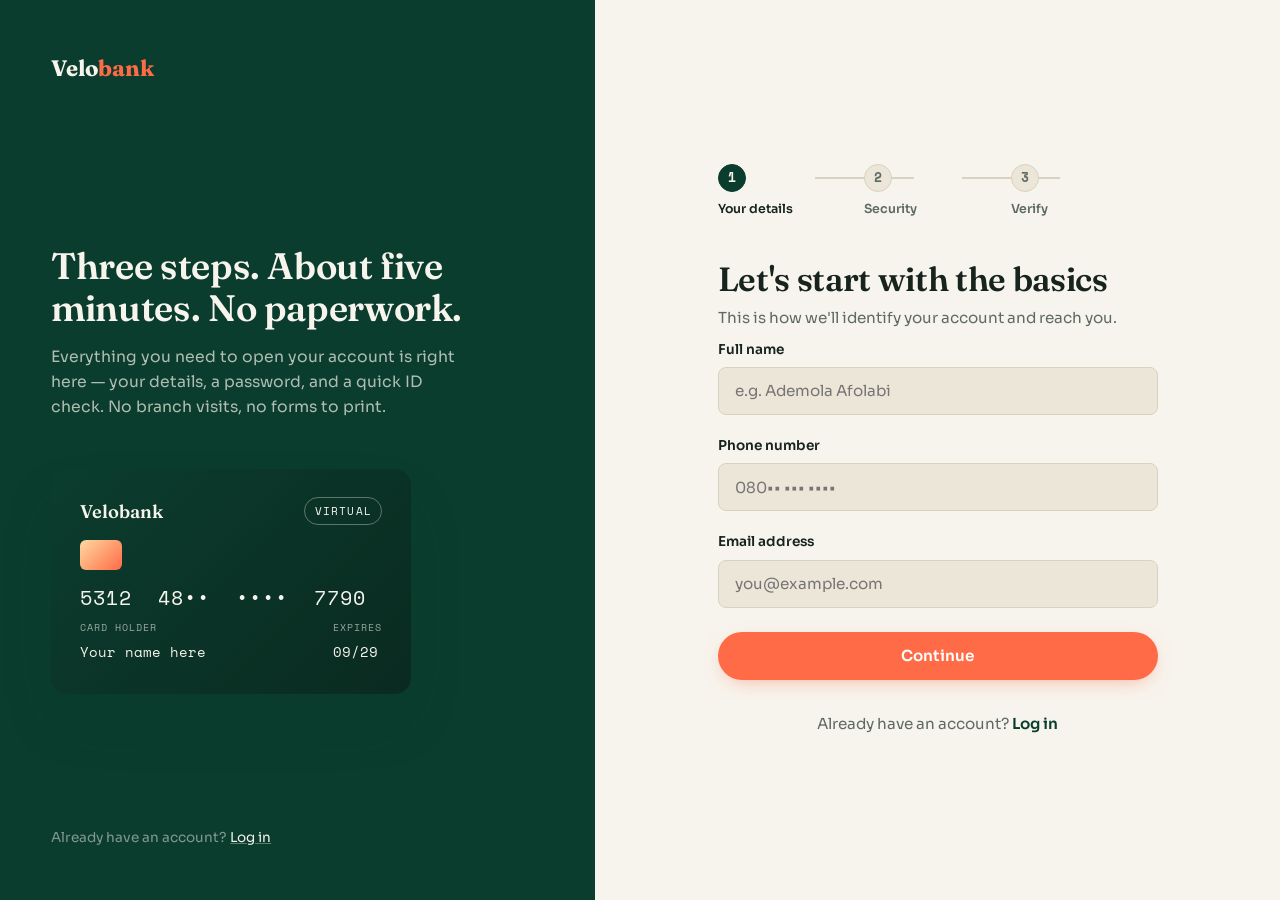
<file: signup.html>
<!DOCTYPE html>
<html lang="en">
<head>
  <meta charset="UTF-8" />
  <meta name="viewport" content="width=device-width, initial-scale=1.0" />
  <title>Open an account — Velobank</title>
  <link rel="preconnect" href="https://fonts.googleapis.com">
  <link rel="preconnect" href="https://fonts.gstatic.com" crossorigin>
  <link href="https://fonts.googleapis.com/css2?family=Fraunces:ital,opsz,wght@0,9..144,400;0,9..144,500;0,9..144,600;0,9..144,700;1,9..144,500&family=Sora:wght@400;500;600;700&family=Space+Mono:wght@400;700&display=swap" rel="stylesheet">
  <link rel="stylesheet" href="css/style.css" />
  <link rel="stylesheet" href="css/auth.css" />
</head>
<body>

  <div class="auth">

    <!-- ===== Left brand panel ===== -->
    <aside class="auth__brand">
      <a href="index.html" class="nav__logo">Velo<span>bank</span></a>

      <div class="auth__brand-body">
        <h2>Three steps. About five minutes. No paperwork.</h2>
        <p>
          Everything you need to open your account is right here —
          your details, a password, and a quick ID check. No branch
          visits, no forms to print.
        </p>

        <div class="auth__brand-card">
          <div class="bank-card bank-card--front">
            <div class="bank-card__top">
              <span class="bank-card__brand">Velobank</span>
              <span class="bank-card__type">Virtual</span>
            </div>
            <div class="bank-card__chip" aria-hidden="true"></div>
            <div class="bank-card__number">5312&nbsp;&nbsp;48••&nbsp;&nbsp;••••&nbsp;&nbsp;7790</div>
            <div class="bank-card__bottom">
              <div>
                <span class="bank-card__label">Card holder</span>
                <span class="bank-card__value">Your name here</span>
              </div>
              <div>
                <span class="bank-card__label">Expires</span>
                <span class="bank-card__value">09/29</span>
              </div>
            </div>
          </div>
        </div>
      </div>

      <p class="auth__brand-foot">
        Already have an account? <a href="login.html">Log in</a>
      </p>
    </aside>

    <!-- ===== Right form panel ===== -->
    <main class="auth__panel">
      <div class="auth__form-wrap">

        <a href="index.html" class="nav__logo auth__mobile-logo">Velo<span>bank</span></a>

        <!-- Stepper -->
        <div class="stepper" id="stepper">
          <div class="stepper__step is-active" data-step="1">
            <span class="stepper__num">1</span>
            <span class="stepper__label">Your details</span>
          </div>
          <div class="stepper__step" data-step="2">
            <span class="stepper__num">2</span>
            <span class="stepper__label">Security</span>
          </div>
          <div class="stepper__step" data-step="3">
            <span class="stepper__num">3</span>
            <span class="stepper__label">Verify</span>
          </div>
        </div>

        <!-- Form -->
        <form id="signupForm" novalidate>

          <!-- Step 1: Personal info -->
          <fieldset class="form-step is-active" data-step="1">
            <div class="auth__heading">
              <h1>Let's start with the basics</h1>
              <p>This is how we'll identify your account and reach you.</p>
            </div>

            <div class="form-group">
              <label for="fullName">Full name</label>
              <input type="text" id="fullName" class="form-control" placeholder="e.g. Ademola Afolabi" autocomplete="name" />
              <span class="field-error" data-error-for="fullName">Enter your full name as it appears on your ID.</span>
            </div>

            <div class="form-group">
              <label for="phone">Phone number</label>
              <input type="tel" id="phone" class="form-control" placeholder="080•• ••• ••••" autocomplete="tel" />
              <span class="field-error" data-error-for="phone">Enter a valid Nigerian phone number.</span>
            </div>

            <div class="form-group">
              <label for="email">Email address</label>
              <input type="email" id="email" class="form-control" placeholder="you@example.com" autocomplete="email" />
              <span class="field-error" data-error-for="email">Enter a valid email address.</span>
            </div>

            <div class="form-step__actions">
              <button type="button" class="btn btn--accent step-next" data-next="2">Continue</button>
            </div>
          </fieldset>

          <!-- Step 2: Security -->
          <fieldset class="form-step" data-step="2">
            <div class="auth__heading">
              <h1>Secure your account</h1>
              <p>Choose a password you don't use anywhere else.</p>
            </div>

            <div class="form-group">
              <label for="password">Password</label>
              <div class="password-field">
                <input type="password" id="password" class="form-control" placeholder="At least 8 characters" autocomplete="new-password" />
                <button type="button" class="password-toggle" data-toggle-for="password">Show</button>
              </div>
              <div class="strength" id="strengthMeter" aria-hidden="true">
                <span class="strength__bar"></span>
                <span class="strength__bar"></span>
                <span class="strength__bar"></span>
              </div>
              <span class="strength__label" id="strengthLabel">Use 8+ characters with a number and a symbol.</span>
              <span class="field-error" data-error-for="password">Password must be at least 8 characters.</span>
            </div>

            <div class="form-group">
              <label for="confirmPassword">Confirm password</label>
              <div class="password-field">
                <input type="password" id="confirmPassword" class="form-control" placeholder="Re-enter your password" autocomplete="new-password" />
                <button type="button" class="password-toggle" data-toggle-for="confirmPassword">Show</button>
              </div>
              <span class="field-error" data-error-for="confirmPassword">Passwords don't match.</span>
            </div>

            <div class="form-step__actions">
              <button type="button" class="btn btn--ghost step-back" data-back="1">Back</button>
              <button type="button" class="btn btn--accent step-next" data-next="3">Continue</button>
            </div>
          </fieldset>

          <!-- Step 3: Verification -->
          <fieldset class="form-step" data-step="3">
            <div class="auth__heading">
              <h1>Verify it's you</h1>
              <p>This keeps your account secure and is required by Nigerian banking regulations.</p>
            </div>

            <div class="form-group">
              <label for="nin">NIN or BVN</label>
              <input type="text" id="nin" class="form-control" placeholder="11-digit number" inputmode="numeric" maxlength="11" />
              <span class="hint">We use this only to confirm your identity — it's never shared.</span>
              <span class="field-error" data-error-for="nin">Enter an 11-digit NIN or BVN.</span>
            </div>

            <div class="form-group">
              <label for="selfie">Selfie for verification</label>
              <label class="upload-box" id="uploadBox" for="selfie">
                <div class="upload-box__icon">📷</div>
                <div class="upload-box__text upload-box__text--default">Click to upload, or drag a photo here</div>
                <div class="upload-box__filename" id="uploadFilename"></div>
                <input type="file" id="selfie" accept="image/*" />
              </label>
              <span class="field-error" data-error-for="selfie">Upload a clear selfie to continue.</span>
            </div>

            <div class="form-check">
              <input type="checkbox" id="terms" />
              <label for="terms">
                I agree to Velobank's <a href="#">Terms of Service</a> and <a href="#">Privacy Policy</a>, and confirm the information provided is accurate.
              </label>
            </div>
            <span class="field-error" data-error-for="terms">You need to accept the terms to continue.</span>

            <div class="form-step__actions">
              <button type="button" class="btn btn--ghost step-back" data-back="2">Back</button>
              <button type="submit" class="btn btn--accent">Create account</button>
            </div>
          </fieldset>

        </form>

        <!-- Success state -->
        <div class="auth-success" id="authSuccess">
          <div class="auth-success__icon">✓</div>
          <h1>You're in, <span id="successName">friend</span>.</h1>
          <p>Your Velobank account has been created. We're setting up your account number now — this usually takes a few seconds.</p>
          <a href="dashboard.html" class="btn btn--accent">Go to dashboard</a>
        </div>

        <p class="auth__switch" id="switchLink">
          Already have an account? <a href="login.html">Log in</a>
        </p>

      </div>
    </main>

  </div>

  <script src="js/script.js"></script>
  <script src="js/auth.js"></script>
</body>
</html>
</file>
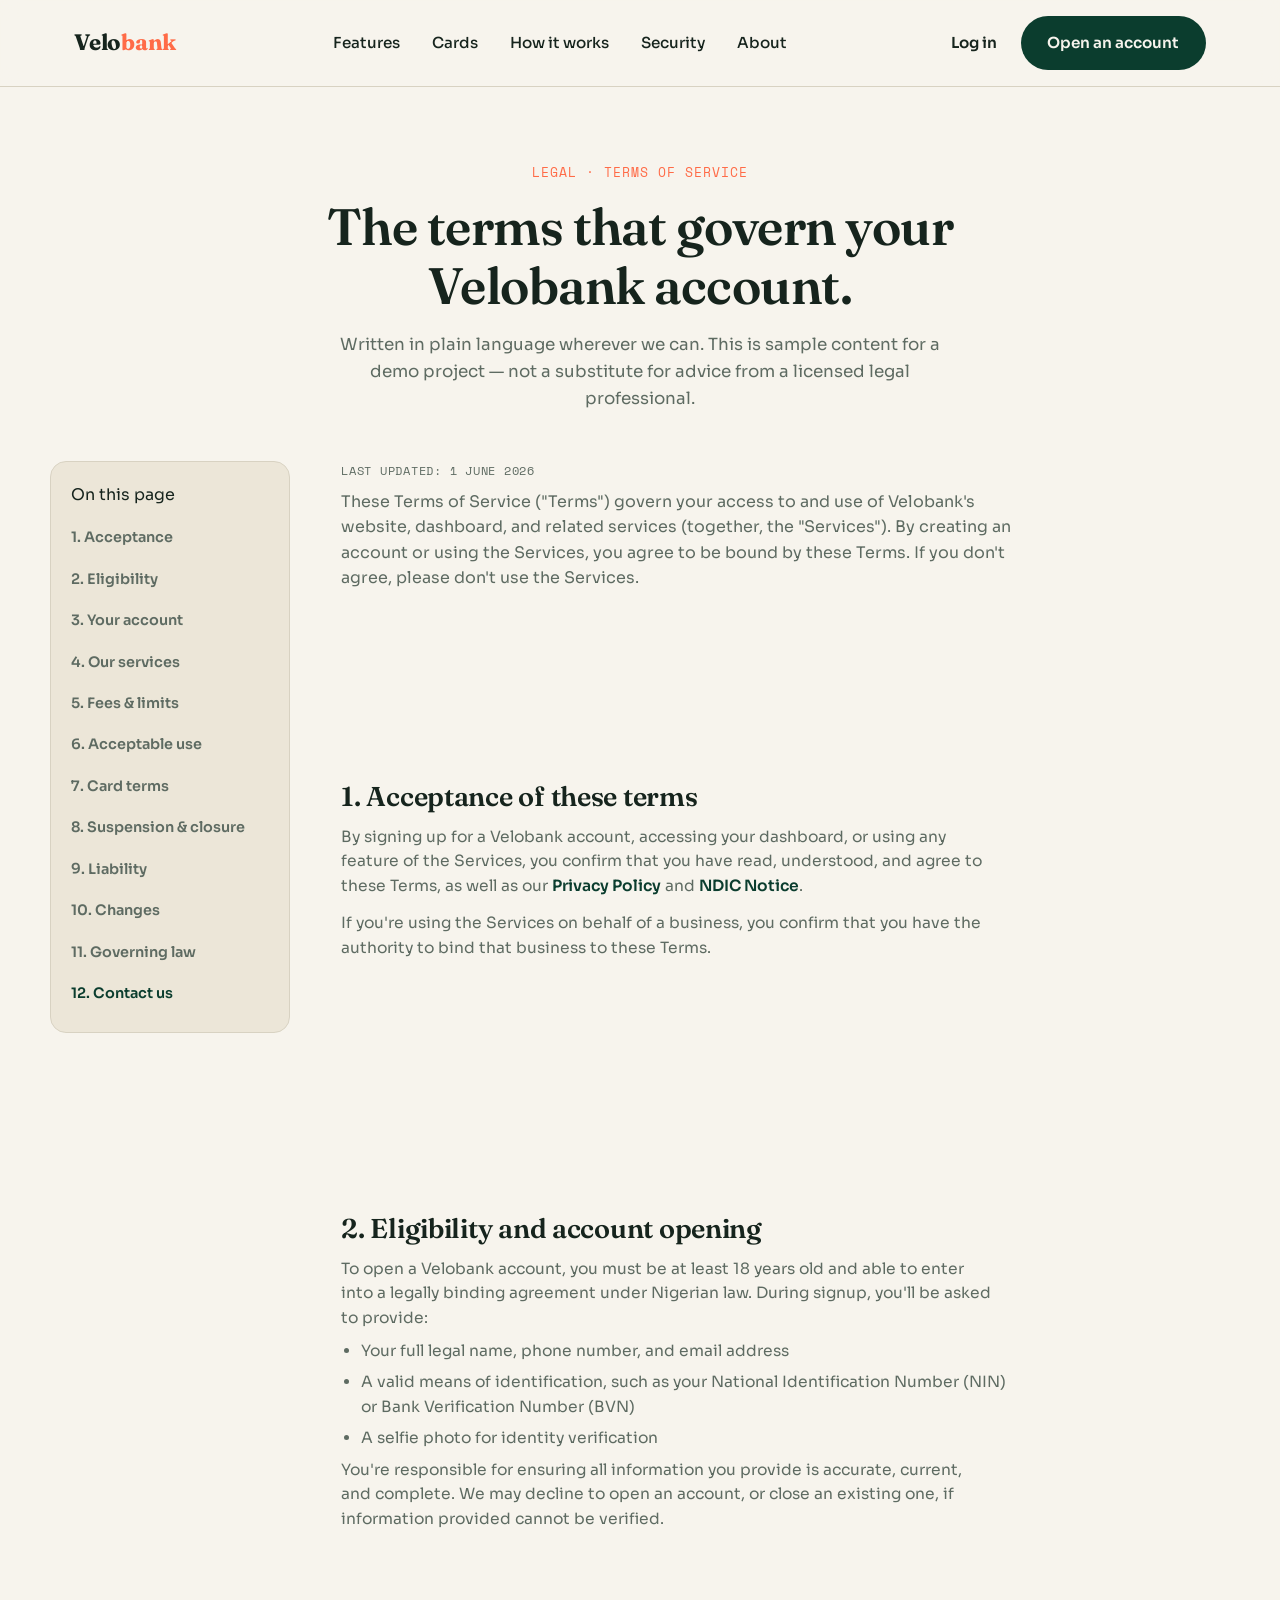
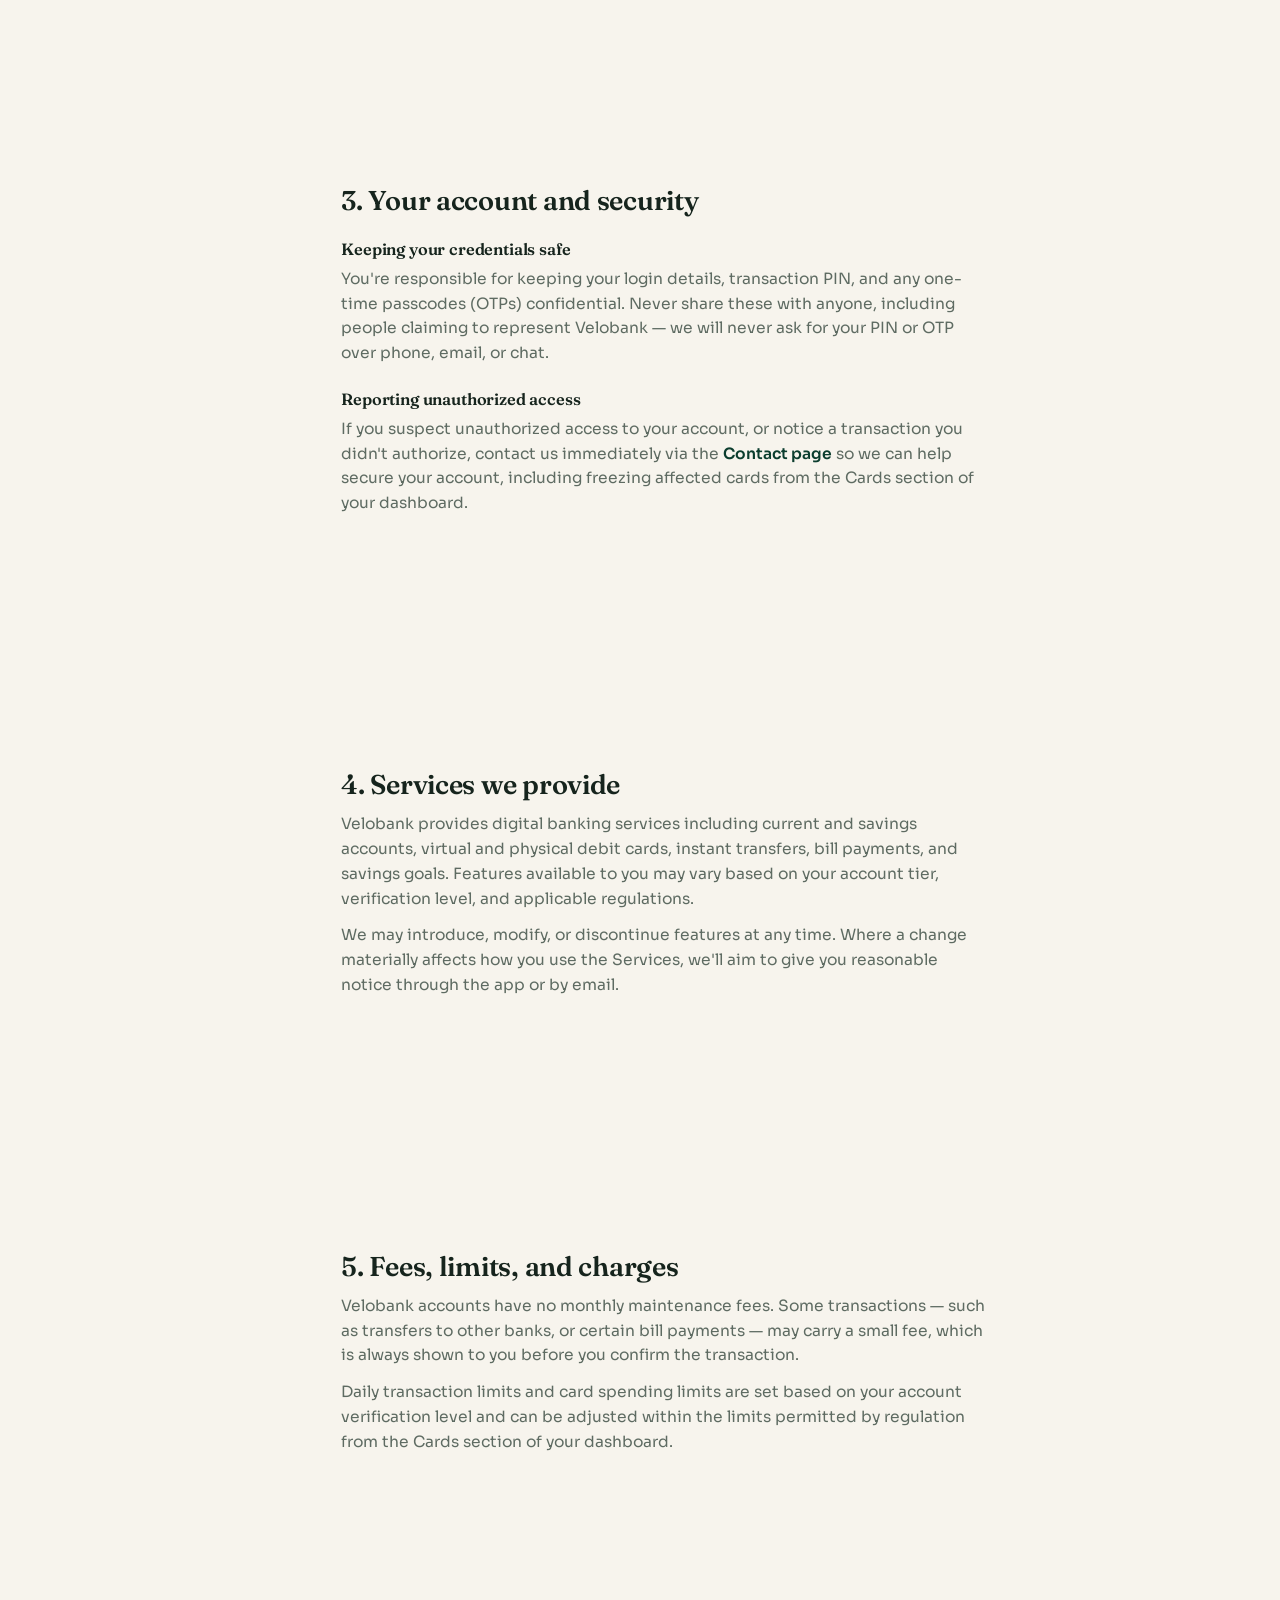
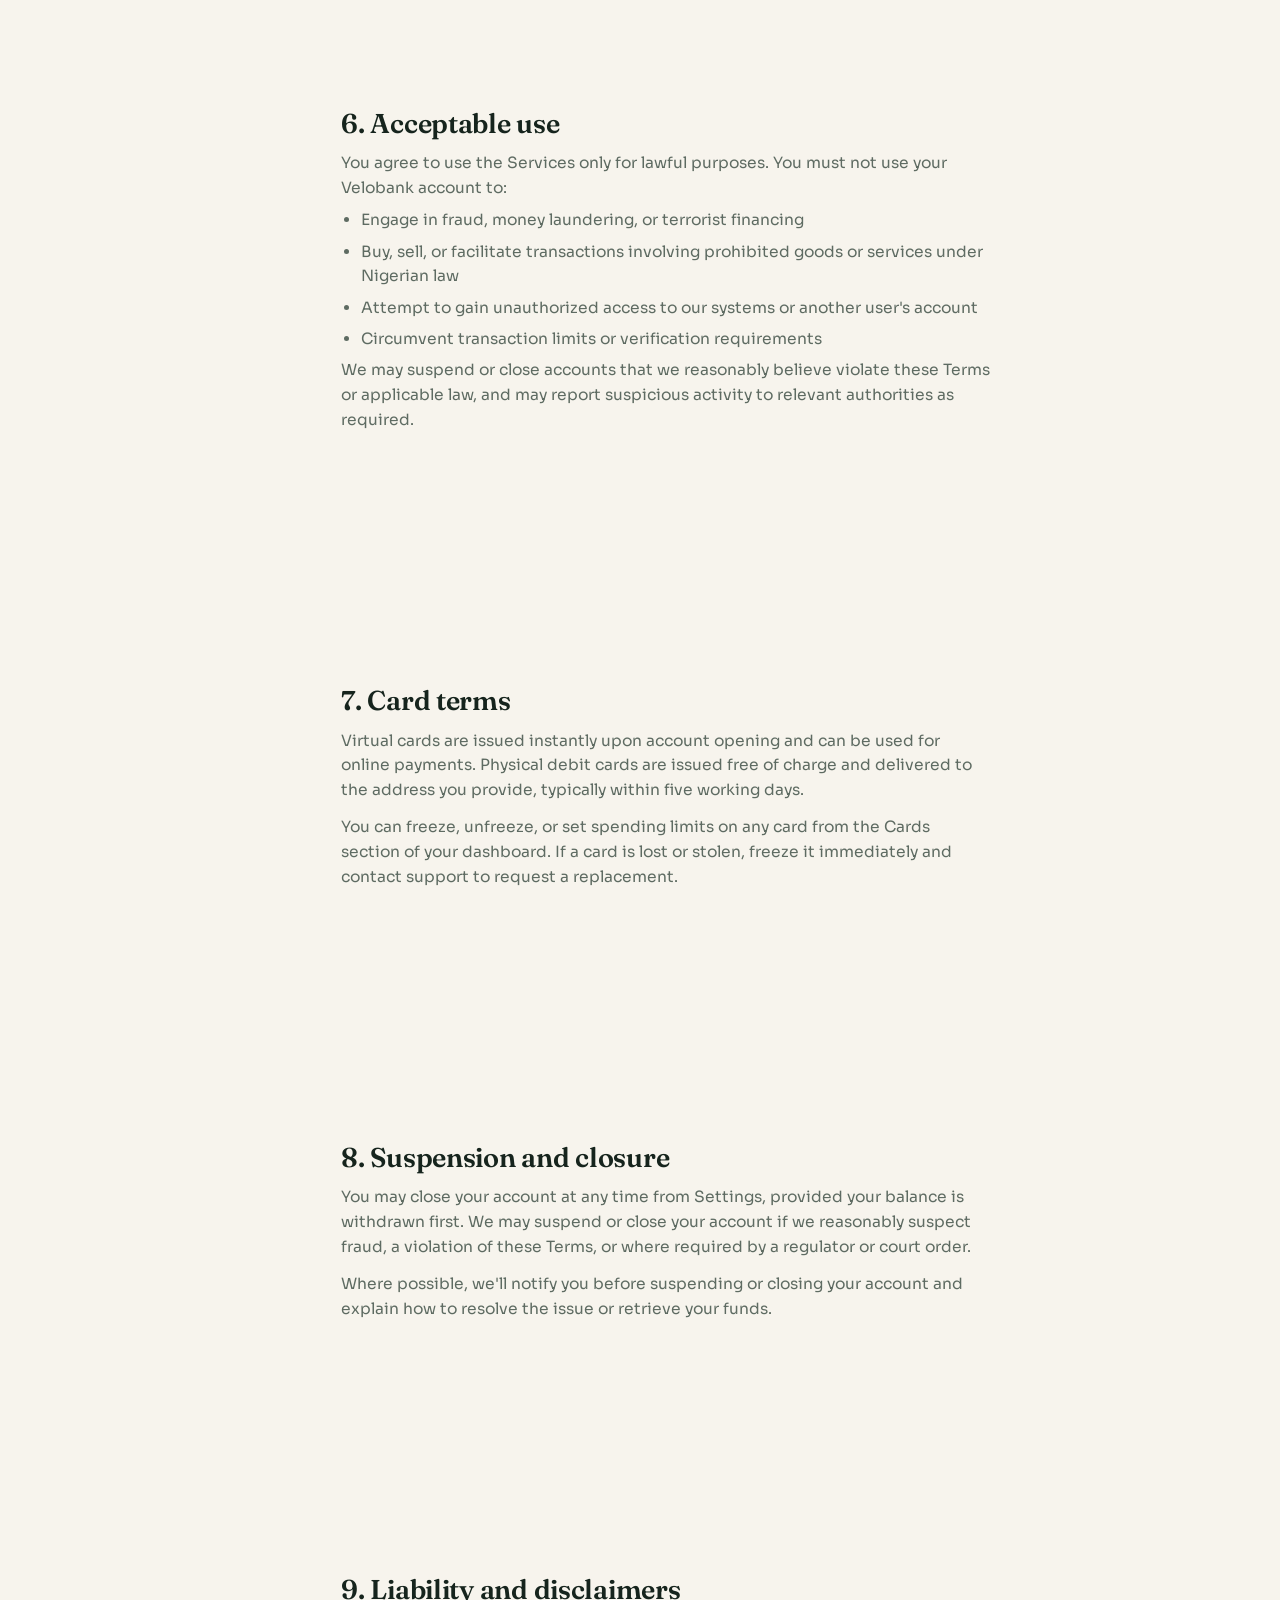
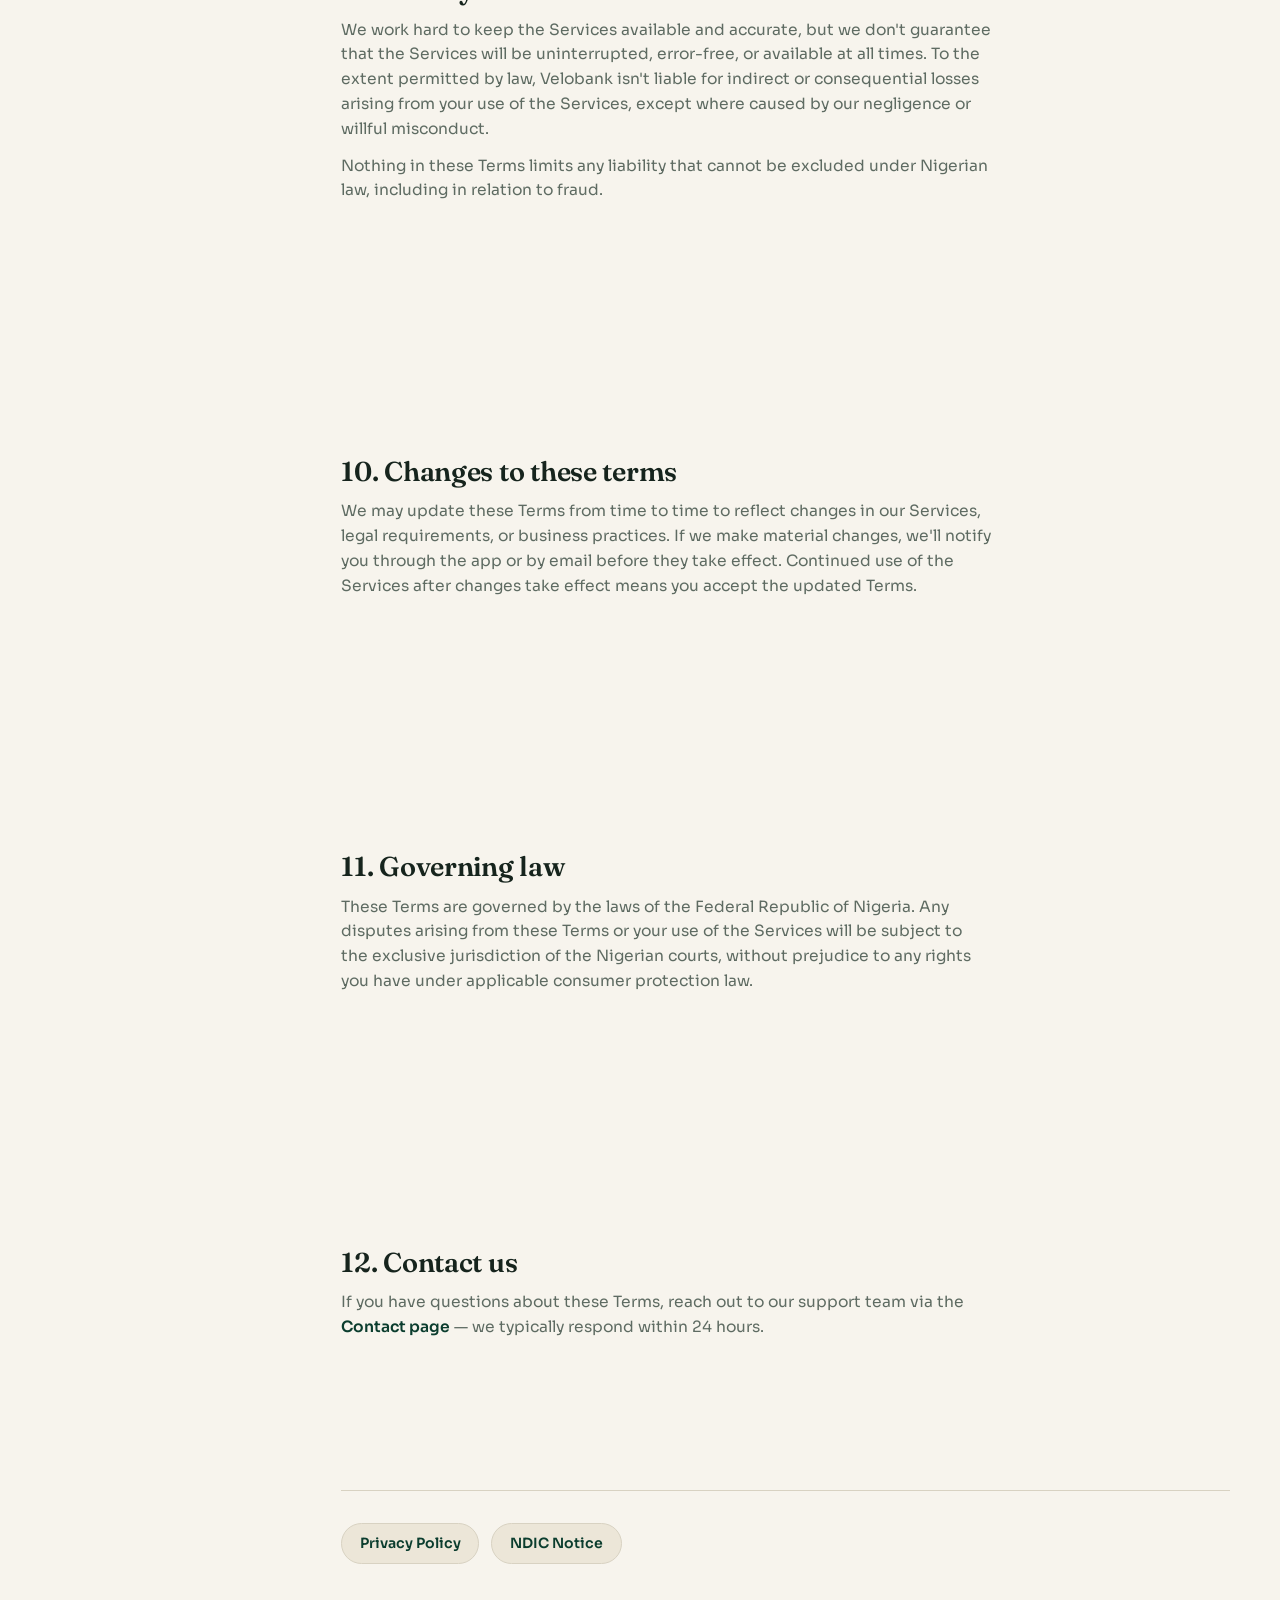
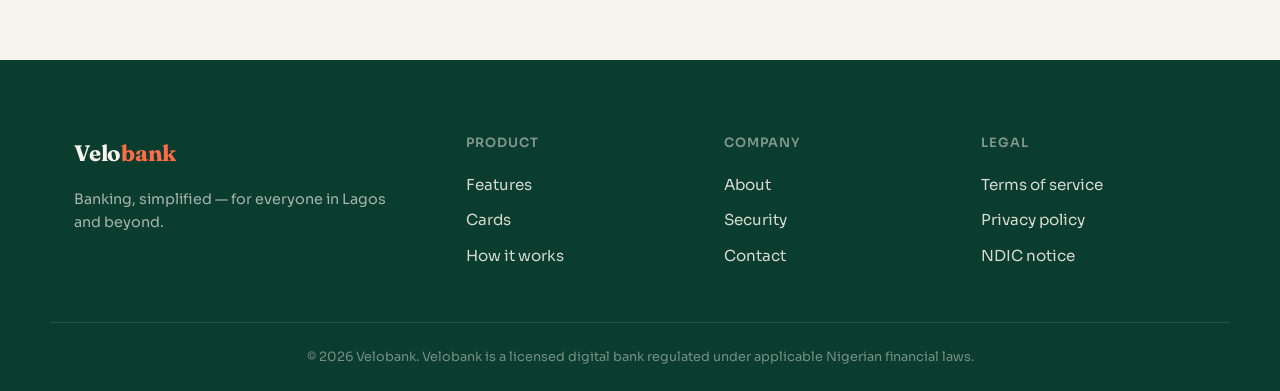
<file: terms.html>
<!DOCTYPE html>
<html lang="en">
<head>
  <meta charset="UTF-8" />
  <meta name="viewport" content="width=device-width, initial-scale=1.0" />
  <title>Terms of Service — Velobank</title>
  <link rel="preconnect" href="https://fonts.googleapis.com">
  <link rel="preconnect" href="https://fonts.gstatic.com" crossorigin>
  <link href="https://fonts.googleapis.com/css2?family=Fraunces:ital,opsz,wght@0,9..144,400;0,9..144,500;0,9..144,600;0,9..144,700;1,9..144,500&family=Sora:wght@400;500;600;700&family=Space+Mono:wght@400;700&display=swap" rel="stylesheet">
  <link rel="stylesheet" href="css/style.css" />
  <link rel="stylesheet" href="css/contact.css" />
  <link rel="stylesheet" href="css/legal.css" />
</head>
<body>

  <!-- ===== Navigation ===== -->
  <header class="nav" id="nav">
    <div class="nav__inner">
      <a href="index.html" class="nav__logo">Velo<span>bank</span></a>

      <nav class="nav__links" id="navLinks">
        <a href="index.html#features">Features</a>
        <a href="index.html#cards">Cards</a>
        <a href="index.html#how-it-works">How it works</a>
        <a href="index.html#security">Security</a>
        <a href="about.html">About</a>

        <div class="nav__links-extra">
          <span class="nav__divider-label">Your account</span>
          <a href="index.html">Home</a>
          <a href="login.html">Log in</a>
          <a href="signup.html">Open an account</a>
          <a href="dashboard.html">Dashboard</a>
          <a href="transactions.html">Transactions</a>
          <a href="beneficiaries.html">Beneficiaries</a>
          <a href="cards.html">Manage cards</a>
          <a href="savings.html">Savings</a>
          <a href="settings.html">Settings</a>
          <a href="contact.html">Contact us</a>
        </div>
      </nav>

      <div class="nav__actions">
        <a href="login.html" class="link-btn">Log in</a>
        <a href="signup.html" class="btn btn--primary">Open an account</a>
      </div>

      <button class="nav__toggle" id="navToggle" aria-label="Toggle menu" aria-expanded="false">
        <span></span><span></span><span></span>
      </button>
    </div>
  </header>

  <!-- ===== Hero ===== -->
  <section class="contact-hero">
    <div class="contact-hero__inner">
      <p class="eyebrow">Legal · Terms of Service</p>
      <h1>The terms that govern your Velobank account.</h1>
      <p class="contact-hero__sub">
        Written in plain language wherever we can. This is sample
        content for a demo project — not a substitute for advice from
        a licensed legal professional.
      </p>
    </div>
  </section>

  <!-- ===== Content ===== -->
  <section class="legal">
    <div class="legal__inner">

      <!-- On-page contents -->
      <nav class="legal__toc" aria-label="Terms of Service sections">
        <span class="nav__divider-label">On this page</span>
        <a href="#acceptance" class="legal__toc-link">1. Acceptance</a>
        <a href="#eligibility" class="legal__toc-link">2. Eligibility</a>
        <a href="#your-account" class="legal__toc-link">3. Your account</a>
        <a href="#services" class="legal__toc-link">4. Our services</a>
        <a href="#fees-limits" class="legal__toc-link">5. Fees &amp; limits</a>
        <a href="#acceptable-use" class="legal__toc-link">6. Acceptable use</a>
        <a href="#cards" class="legal__toc-link">7. Card terms</a>
        <a href="#suspension" class="legal__toc-link">8. Suspension &amp; closure</a>
        <a href="#liability" class="legal__toc-link">9. Liability</a>
        <a href="#changes" class="legal__toc-link">10. Changes</a>
        <a href="#governing-law" class="legal__toc-link">11. Governing law</a>
        <a href="#contact" class="legal__toc-link">12. Contact us</a>
      </nav>

      <div class="legal__content">

        <div>
          <p class="legal__meta">Last updated: 1 June 2026</p>
          <p class="legal__intro">
            These Terms of Service ("Terms") govern your access to and
            use of Velobank's website, dashboard, and related services
            (together, the "Services"). By creating an account or using
            the Services, you agree to be bound by these Terms. If you
            don't agree, please don't use the Services.
          </p>
        </div>

        <section class="legal__section" id="acceptance">
          <h2>1. Acceptance of these terms</h2>
          <p>By signing up for a Velobank account, accessing your dashboard, or using any feature of the Services, you confirm that you have read, understood, and agree to these Terms, as well as our <a href="privacy.html">Privacy Policy</a> and <a href="ndic.html">NDIC Notice</a>.</p>
          <p>If you're using the Services on behalf of a business, you confirm that you have the authority to bind that business to these Terms.</p>
        </section>

        <section class="legal__section" id="eligibility">
          <h2>2. Eligibility and account opening</h2>
          <p>To open a Velobank account, you must be at least 18 years old and able to enter into a legally binding agreement under Nigerian law. During signup, you'll be asked to provide:</p>
          <ul>
            <li>Your full legal name, phone number, and email address</li>
            <li>A valid means of identification, such as your National Identification Number (NIN) or Bank Verification Number (BVN)</li>
            <li>A selfie photo for identity verification</li>
          </ul>
          <p>You're responsible for ensuring all information you provide is accurate, current, and complete. We may decline to open an account, or close an existing one, if information provided cannot be verified.</p>
        </section>

        <section class="legal__section" id="your-account">
          <h2>3. Your account and security</h2>

          <h3>Keeping your credentials safe</h3>
          <p>You're responsible for keeping your login details, transaction PIN, and any one-time passcodes (OTPs) confidential. Never share these with anyone, including people claiming to represent Velobank — we will never ask for your PIN or OTP over phone, email, or chat.</p>

          <h3>Reporting unauthorized access</h3>
          <p>If you suspect unauthorized access to your account, or notice a transaction you didn't authorize, contact us immediately via the <a href="contact.html">Contact page</a> so we can help secure your account, including freezing affected cards from the Cards section of your dashboard.</p>
        </section>

        <section class="legal__section" id="services">
          <h2>4. Services we provide</h2>
          <p>Velobank provides digital banking services including current and savings accounts, virtual and physical debit cards, instant transfers, bill payments, and savings goals. Features available to you may vary based on your account tier, verification level, and applicable regulations.</p>
          <p>We may introduce, modify, or discontinue features at any time. Where a change materially affects how you use the Services, we'll aim to give you reasonable notice through the app or by email.</p>
        </section>

        <section class="legal__section" id="fees-limits">
          <h2>5. Fees, limits, and charges</h2>
          <p>Velobank accounts have no monthly maintenance fees. Some transactions — such as transfers to other banks, or certain bill payments — may carry a small fee, which is always shown to you before you confirm the transaction.</p>
          <p>Daily transaction limits and card spending limits are set based on your account verification level and can be adjusted within the limits permitted by regulation from the Cards section of your dashboard.</p>
        </section>

        <section class="legal__section" id="acceptable-use">
          <h2>6. Acceptable use</h2>
          <p>You agree to use the Services only for lawful purposes. You must not use your Velobank account to:</p>
          <ul>
            <li>Engage in fraud, money laundering, or terrorist financing</li>
            <li>Buy, sell, or facilitate transactions involving prohibited goods or services under Nigerian law</li>
            <li>Attempt to gain unauthorized access to our systems or another user's account</li>
            <li>Circumvent transaction limits or verification requirements</li>
          </ul>
          <p>We may suspend or close accounts that we reasonably believe violate these Terms or applicable law, and may report suspicious activity to relevant authorities as required.</p>
        </section>

        <section class="legal__section" id="cards">
          <h2>7. Card terms</h2>
          <p>Virtual cards are issued instantly upon account opening and can be used for online payments. Physical debit cards are issued free of charge and delivered to the address you provide, typically within five working days.</p>
          <p>You can freeze, unfreeze, or set spending limits on any card from the Cards section of your dashboard. If a card is lost or stolen, freeze it immediately and contact support to request a replacement.</p>
        </section>

        <section class="legal__section" id="suspension">
          <h2>8. Suspension and closure</h2>
          <p>You may close your account at any time from Settings, provided your balance is withdrawn first. We may suspend or close your account if we reasonably suspect fraud, a violation of these Terms, or where required by a regulator or court order.</p>
          <p>Where possible, we'll notify you before suspending or closing your account and explain how to resolve the issue or retrieve your funds.</p>
        </section>

        <section class="legal__section" id="liability">
          <h2>9. Liability and disclaimers</h2>
          <p>We work hard to keep the Services available and accurate, but we don't guarantee that the Services will be uninterrupted, error-free, or available at all times. To the extent permitted by law, Velobank isn't liable for indirect or consequential losses arising from your use of the Services, except where caused by our negligence or willful misconduct.</p>
          <p>Nothing in these Terms limits any liability that cannot be excluded under Nigerian law, including in relation to fraud.</p>
        </section>

        <section class="legal__section" id="changes">
          <h2>10. Changes to these terms</h2>
          <p>We may update these Terms from time to time to reflect changes in our Services, legal requirements, or business practices. If we make material changes, we'll notify you through the app or by email before they take effect. Continued use of the Services after changes take effect means you accept the updated Terms.</p>
        </section>

        <section class="legal__section" id="governing-law">
          <h2>11. Governing law</h2>
          <p>These Terms are governed by the laws of the Federal Republic of Nigeria. Any disputes arising from these Terms or your use of the Services will be subject to the exclusive jurisdiction of the Nigerian courts, without prejudice to any rights you have under applicable consumer protection law.</p>
        </section>

        <section class="legal__section" id="contact">
          <h2>12. Contact us</h2>
          <p>If you have questions about these Terms, reach out to our support team via the <a href="contact.html">Contact page</a> — we typically respond within 24 hours.</p>
        </section>

        <!-- Cross-links -->
        <div class="legal__siblings">
          <a href="privacy.html">Privacy Policy</a>
          <a href="ndic.html">NDIC Notice</a>
        </div>

      </div>
    </div>
  </section>

  <!-- ===== Footer ===== -->
  <footer class="footer">
    <div class="footer__inner">
      <div class="footer__brand">
        <a href="index.html" class="nav__logo">Velo<span>bank</span></a>
        <p>Banking, simplified — for everyone in Lagos and beyond.</p>
      </div>

      <div class="footer__col">
        <h4>Product</h4>
        <a href="index.html#features">Features</a>
        <a href="index.html#cards">Cards</a>
        <a href="index.html#how-it-works">How it works</a>
      </div>

      <div class="footer__col">
        <h4>Company</h4>
        <a href="about.html">About</a>
        <a href="index.html#security">Security</a>
        <a href="contact.html">Contact</a>
      </div>

      <div class="footer__col">
        <h4>Legal</h4>
        <a href="terms.html">Terms of service</a>
        <a href="privacy.html">Privacy policy</a>
        <a href="ndic.html">NDIC notice</a>
      </div>
    </div>

    <div class="footer__bottom">
      <p>&copy; 2026 Velobank. Velobank is a licensed digital bank regulated under applicable Nigerian financial laws.</p>
    </div>
  </footer>

  <script src="js/script.js"></script>
  <script src="js/legal.js"></script>
</body>
</html>
</file>
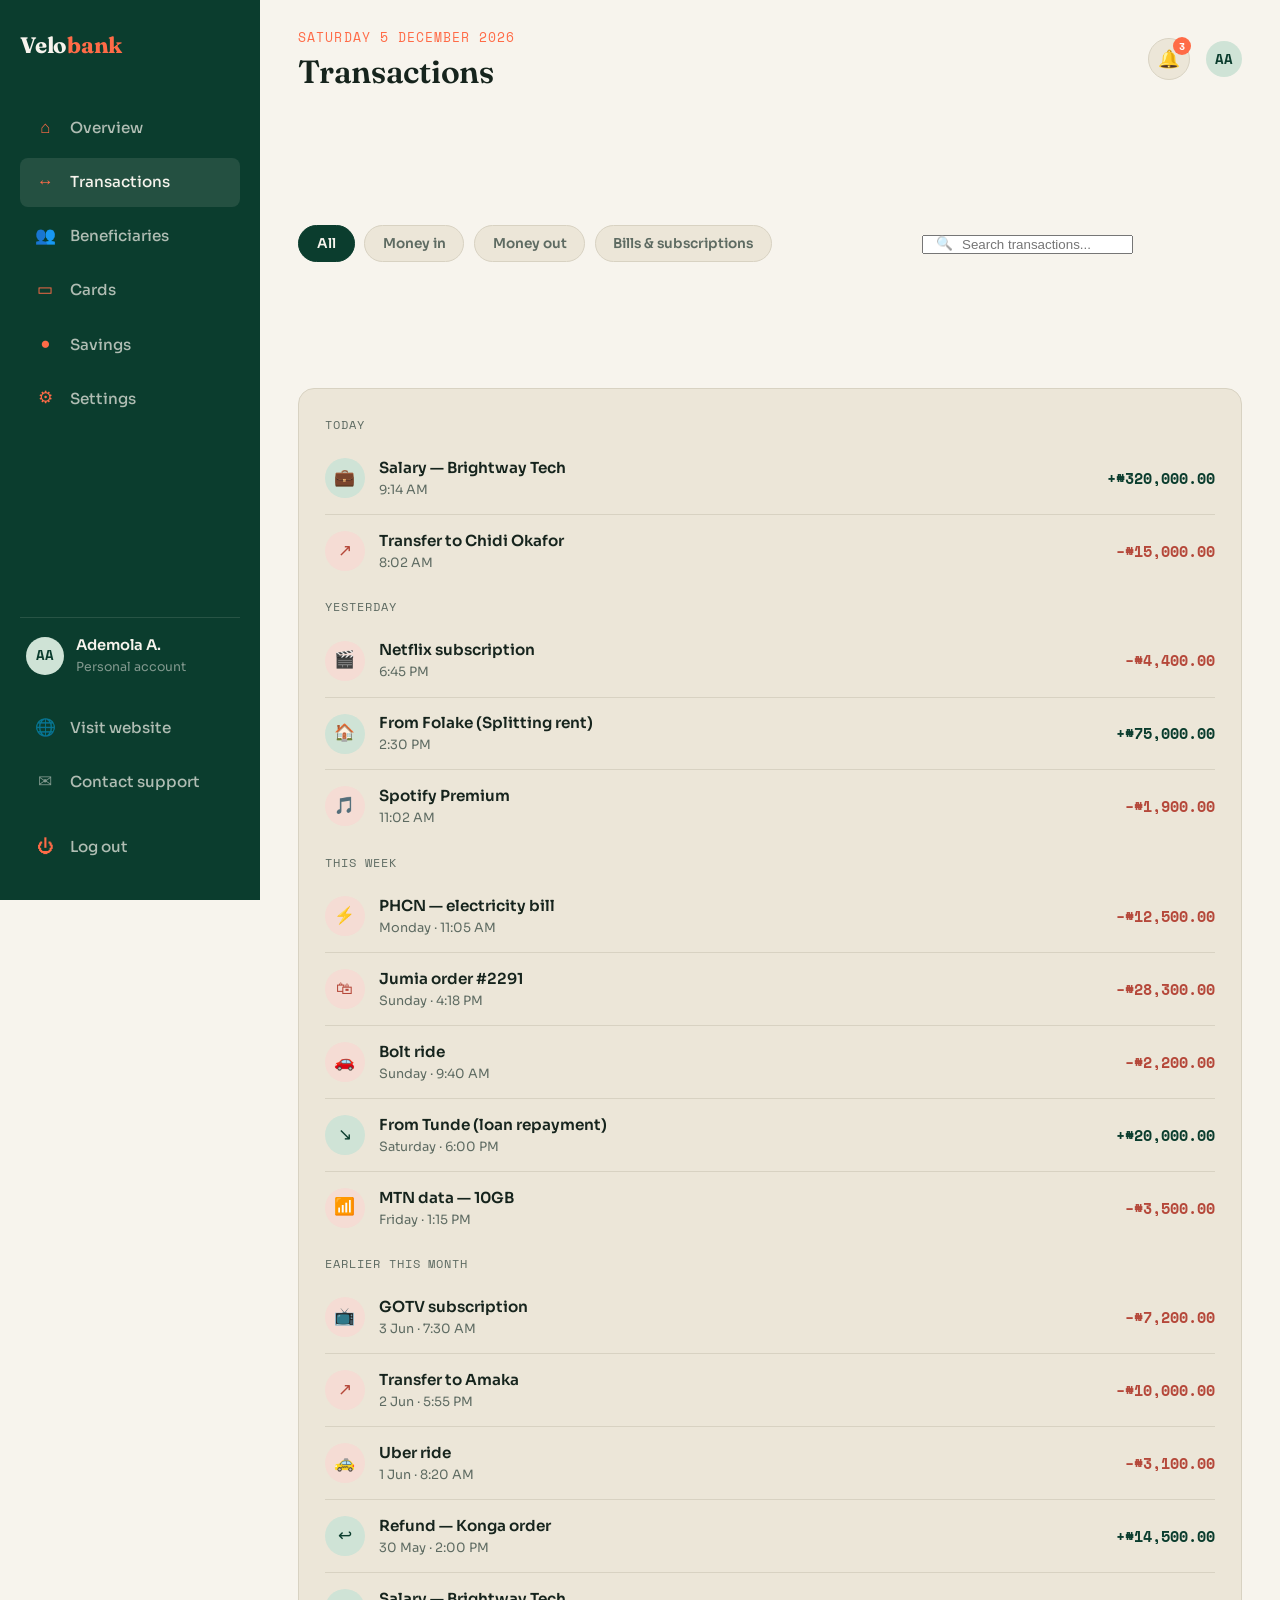
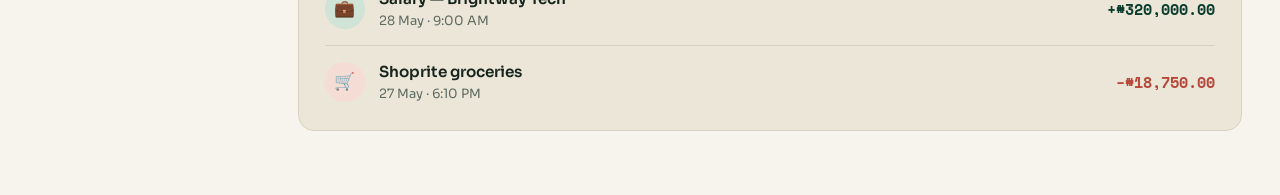
<file: transactions.html>
<!DOCTYPE html>
<html lang="en">
<head>
  <meta charset="UTF-8" />
  <meta name="viewport" content="width=device-width, initial-scale=1.0" />
  <title>Transactions — Velobank</title>
  <link rel="preconnect" href="https://fonts.googleapis.com">
  <link rel="preconnect" href="https://fonts.gstatic.com" crossorigin>
  <link href="https://fonts.googleapis.com/css2?family=Fraunces:ital,opsz,wght@0,9..144,400;0,9..144,500;0,9..144,600;0,9..144,700;1,9..144,500&family=Sora:wght@400;500;600;700&family=Space+Mono:wght@400;700&display=swap" rel="stylesheet">
  <link rel="stylesheet" href="css/style.css" />
  <link rel="stylesheet" href="css/dashboard.css" />
</head>
<body>

  <div class="dash">

    <!-- ===== Sidebar ===== -->
    <aside class="dash__sidebar" id="sidebar">
      <div class="dash__sidebar-top">
        <a href="index.html" class="nav__logo">Velo<span>bank</span></a>

        <nav class="dash__nav">
          <a href="dashboard.html" class="dash__nav-link">
            <span class="dash__nav-icon">⌂</span> Overview
          </a>
          <a href="transactions.html" class="dash__nav-link is-active">
            <span class="dash__nav-icon">↔</span> Transactions
          </a>
          <a href="beneficiaries.html" class="dash__nav-link">
            <span class="dash__nav-icon">👥</span> Beneficiaries
          </a>
          <a href="cards.html" class="dash__nav-link">
            <span class="dash__nav-icon">▭</span> Cards
          </a>
          <a href="savings.html" class="dash__nav-link">
            <span class="dash__nav-icon">●</span> Savings
          </a>
          <a href="settings.html" class="dash__nav-link">
            <span class="dash__nav-icon">⚙</span> Settings
          </a>
        </nav>
      </div>

      <div class="dash__sidebar-bottom">
        <div class="dash__user">
          <div class="dash__avatar">AA</div>
          <div>
            <span class="dash__user-name">Ademola A.</span>
            <span class="dash__user-tag">Personal account</span>
          </div>
        </div>
        <div class="dash__nav-secondary">
          <a href="index.html" class="dash__nav-link">
            <span class="dash__nav-icon">🌐</span> Visit website
          </a>
          <a href="contact.html" class="dash__nav-link">
            <span class="dash__nav-icon">✉</span> Contact support
          </a>
        </div>
        <a href="login.html" class="dash__nav-link dash__logout">
          <span class="dash__nav-icon">⏻</span> Log out
        </a>
      </div>
    </aside>

    <!-- ===== Main content ===== -->
    <main class="dash__main">

      <!-- Top bar -->
      <header class="dash__topbar">
        <button class="dash__menu-toggle" id="menuToggle" aria-label="Toggle menu" aria-expanded="false">
          <span></span><span></span><span></span>
        </button>

        <div class="dash__greeting">
          <p class="eyebrow" id="dashDate">Loading date...</p>
          <h1>Transactions</h1>
        </div>

        <div class="dash__topbar-actions">
          <button class="dash__icon-btn" aria-label="Notifications">
            🔔
            <span class="dash__badge">3</span>
          </button>
          <div class="dash__avatar dash__avatar--sm">AA</div>
        </div>
      </header>

      <!-- Filters -->
      <section class="tx-toolbar">
        <div class="tx-filters" id="txFilters">
          <button class="tx-filter is-active" data-filter="all">All</button>
          <button class="tx-filter" data-filter="in">Money in</button>
          <button class="tx-filter" data-filter="out">Money out</button>
          <button class="tx-filter" data-filter="bills">Bills &amp; subscriptions</button>
        </div>

        <div class="tx-search">
          <span class="tx-search__icon">🔍</span>
          <input type="text" id="txSearch" class="form-control" placeholder="Search transactions..." />
        </div>
      </section>

      <!-- Transaction groups -->
      <section class="panel">
        <div id="txGroups">
          <!-- populated by JS -->
        </div>

        <p class="tx-empty" id="txEmpty">No transactions match your search.</p>
      </section>

    </main>
  </div>

  <script src="js/dashboard.js"></script>
  <script src="js/transactions.js"></script>
</body>
</html>
</file>
<file: css/style.css>
/* ============================================
   Velobank — Design Tokens
   ============================================ */
:root {
  /* Color */
  --color-bg:        #F7F4ED;  /* warm cream */
  --color-surface:   #ECE6D8;  /* muted tan, card surfaces */
  --color-primary:   #0B3D2E;  /* deep forest green */
  --color-primary-2: #134635;  /* slightly lighter green */
  --color-accent:    #FF6B47;  /* coral, CTAs */
  --color-text:      #16241D;  /* near-black green */
  --color-muted:     #5E6B62;  /* muted text on cream */
  --color-mint:      #CFE3D6;  /* soft mint */
  --color-line:      #D8D2C2;  /* hairline borders */

  /* Type */
  --font-display: 'Fraunces', serif;
  --font-body: 'Sora', sans-serif;
  --font-mono: 'Space Mono', monospace;

  /* Layout */
  --max-width: 1180px;
  --radius-sm: 8px;
  --radius-md: 16px;
  --radius-lg: 28px;

  /* Motion */
  --ease: cubic-bezier(0.22, 1, 0.36, 1);
}

/* ============================================
   Reset & base
   ============================================ */
* {
  margin: 0;
  padding: 0;
  box-sizing: border-box;
}

html {
  scroll-behavior: smooth;
}

@media (prefers-reduced-motion: reduce) {
  html { scroll-behavior: auto; }
  *, *::before, *::after {
    animation-duration: 0.01ms !important;
    transition-duration: 0.01ms !important;
  }
}

body {
  font-family: var(--font-body);
  color: var(--color-text);
  background: var(--color-bg);
  line-height: 1.6;
  -webkit-font-smoothing: antialiased;
}

img { max-width: 100%; display: block; }

a {
  color: inherit;
  text-decoration: none;
}

ul, ol { list-style: none; }

h1, h2, h3, h4 {
  font-family: var(--font-display);
  font-weight: 600;
  line-height: 1.15;
  letter-spacing: -0.01em;
}

:focus-visible {
  outline: 2px solid var(--color-accent);
  outline-offset: 3px;
  border-radius: 4px;
}

.eyebrow {
  font-family: var(--font-mono);
  font-size: 0.8rem;
  letter-spacing: 0.08em;
  text-transform: uppercase;
  color: var(--color-accent);
  margin-bottom: 0.9rem;
}

/* ============================================
   Buttons & links
   ============================================ */
.btn {
  display: inline-flex;
  align-items: center;
  justify-content: center;
  gap: 0.5rem;
  padding: 0.85rem 1.6rem;
  border-radius: 999px;
  font-family: var(--font-body);
  font-weight: 600;
  font-size: 0.95rem;
  border: 1px solid transparent;
  cursor: pointer;
  transition: transform 0.25s var(--ease), background 0.25s var(--ease), color 0.25s var(--ease), box-shadow 0.25s var(--ease);
  white-space: nowrap;
}

.btn--accent {
  background: var(--color-accent);
  color: #fff;
  box-shadow: 0 6px 20px -8px rgba(255, 107, 71, 0.6);
}
.btn--accent:hover {
  transform: translateY(-2px);
  box-shadow: 0 10px 24px -8px rgba(255, 107, 71, 0.7);
}

.btn--primary {
  background: var(--color-primary);
  color: var(--color-bg);
}
.btn--primary:hover {
  background: var(--color-primary-2);
}

.btn--ghost {
  background: transparent;
  color: var(--color-text);
  border-color: var(--color-line);
}
.btn--ghost:hover {
  border-color: var(--color-primary);
  background: var(--color-mint);
}

.link-btn {
  font-weight: 600;
  font-size: 0.95rem;
  padding: 0.6rem 0.5rem;
  position: relative;
}
.link-btn::after {
  content: "";
  position: absolute;
  left: 0.5rem; right: 0.5rem; bottom: 0.35rem;
  height: 1px;
  background: currentColor;
  transform: scaleX(0);
  transform-origin: left;
  transition: transform 0.25s var(--ease);
}
.link-btn:hover::after { transform: scaleX(1); }

/* ============================================
   Navigation
   ============================================ */
.nav {
  position: sticky;
  top: 0;
  z-index: 100;
  background: rgba(247, 244, 237, 0.85);
  backdrop-filter: blur(10px);
  border-bottom: 1px solid var(--color-line);
}

.nav__inner {
  max-width: var(--max-width);
  margin: 0 auto;
  padding: 1rem 1.5rem;
  display: flex;
  align-items: center;
  justify-content: space-between;
  gap: 1.5rem;
}

.nav__logo {
  font-family: var(--font-display);
  font-size: 1.4rem;
  font-weight: 700;
  letter-spacing: -0.01em;
}
.nav__logo span { color: var(--color-accent); }

.nav__links {
  display: flex;
  gap: 2rem;
  font-size: 0.95rem;
  font-weight: 500;
}
.nav__links a {
  position: relative;
  padding: 0.4rem 0;
  transition: color 0.2s var(--ease);
}
.nav__links a:hover { color: var(--color-accent); }

.nav__actions {
  display: flex;
  align-items: center;
  gap: 1rem;
}

.nav__toggle {
  display: none;
  flex-direction: column;
  justify-content: center;
  gap: 5px;
  width: 38px;
  height: 38px;
  background: none;
  border: 1px solid var(--color-line);
  border-radius: var(--radius-sm);
  cursor: pointer;
}
.nav__toggle span {
  display: block;
  width: 18px;
  height: 2px;
  margin: 0 auto;
  background: var(--color-text);
  border-radius: 2px;
  transition: transform 0.25s var(--ease), opacity 0.25s var(--ease);
}
.nav__toggle[aria-expanded="true"] span:nth-child(1) {
  transform: translateY(7px) rotate(45deg);
}
.nav__toggle[aria-expanded="true"] span:nth-child(2) {
  opacity: 0;
}
.nav__toggle[aria-expanded="true"] span:nth-child(3) {
  transform: translateY(-7px) rotate(-45deg);
}

/* ============================================
   Hero
   ============================================ */
.hero {
  padding-top: clamp(3rem, 6vw, 5rem);
  overflow: hidden;
}

.hero__inner {
  max-width: var(--max-width);
  margin: 0 auto;
  padding: 0 1.5rem;
  display: grid;
  grid-template-columns: 1.1fr 0.9fr;
  gap: clamp(2rem, 5vw, 4rem);
  align-items: center;
}

.hero__title {
  font-size: clamp(2.6rem, 5.5vw, 4.2rem);
  margin-bottom: 1.25rem;
}
.hero__title em {
  font-style: italic;
  color: var(--color-primary);
}

.hero__sub {
  font-size: 1.05rem;
  color: var(--color-muted);
  max-width: 30em;
  margin-bottom: 2rem;
}

.hero__actions {
  display: flex;
  flex-wrap: wrap;
  gap: 1rem;
  margin-bottom: 3rem;
}

.hero__stats {
  display: flex;
  gap: clamp(1.5rem, 4vw, 3rem);
  flex-wrap: wrap;
}

.stat {
  display: flex;
  flex-direction: column;
}
.stat__num {
  font-family: var(--font-mono);
  font-size: clamp(1.4rem, 2.4vw, 1.9rem);
  font-weight: 700;
  color: var(--color-primary);
}
.stat__label {
  font-size: 0.8rem;
  color: var(--color-muted);
  max-width: 9em;
}

/* ---- Hero visual / card stack ---- */
.hero__visual {
  display: flex;
  justify-content: center;
  align-items: center;
  position: relative;
}

.card-stack {
  position: relative;
  width: min(100%, 380px);
  aspect-ratio: 1.55 / 1;
}

.bank-card {
  position: absolute;
  inset: 0;
  border-radius: var(--radius-md);
  padding: clamp(1.2rem, 3vw, 1.8rem);
  color: var(--color-bg);
  display: flex;
  flex-direction: column;
  justify-content: space-between;
}

.bank-card--back {
  background: var(--color-mint);
  transform: rotate(7deg) translate(14px, 18px);
  color: var(--color-primary);
  opacity: 0.9;
}
.bank-card--back .bank-card__brand {
  font-family: var(--font-display);
  font-weight: 600;
  font-size: 1.1rem;
  opacity: 0.55;
}

.bank-card--front,
.bank-card--large {
  background: linear-gradient(135deg, var(--color-primary) 0%, #0a2a20 100%);
  box-shadow: 0 30px 60px -25px rgba(11, 61, 46, 0.55);
}

.bank-card--front {
  animation: float 6s ease-in-out infinite;
}

@keyframes float {
  0%, 100% { transform: translateY(0) rotate(-2deg); }
  50% { transform: translateY(-10px) rotate(-1deg); }
}

.bank-card__top {
  display: flex;
  justify-content: space-between;
  align-items: flex-start;
}
.bank-card__brand {
  font-family: var(--font-display);
  font-size: 1.15rem;
  font-weight: 600;
}
.bank-card__type {
  font-family: var(--font-mono);
  font-size: 0.7rem;
  letter-spacing: 0.1em;
  text-transform: uppercase;
  border: 1px solid rgba(247, 244, 237, 0.35);
  padding: 0.25rem 0.6rem;
  border-radius: 999px;
}

.bank-card__chip {
  width: 42px;
  height: 30px;
  border-radius: 6px;
  background: linear-gradient(135deg, #ffd9a0, #ff6b47);
  margin: 0.5rem 0;
}

.bank-card__number {
  font-family: var(--font-mono);
  font-size: clamp(1rem, 2.6vw, 1.25rem);
  letter-spacing: 0.05em;
}

.bank-card__bottom {
  display: flex;
  justify-content: space-between;
  gap: 1rem;
}
.bank-card__label {
  display: block;
  font-family: var(--font-mono);
  font-size: 0.65rem;
  text-transform: uppercase;
  letter-spacing: 0.1em;
  opacity: 0.6;
  margin-bottom: 0.2rem;
}
.bank-card__value {
  font-family: var(--font-mono);
  font-size: 0.9rem;
}

/* ---- Ticker (signature element) ---- */
.ticker {
  margin-top: clamp(3rem, 7vw, 5rem);
  border-top: 1px solid var(--color-line);
  border-bottom: 1px solid var(--color-line);
  background: var(--color-surface);
  overflow: hidden;
  padding: 0.9rem 0;
}

.ticker__track {
  display: flex;
  gap: 3rem;
  white-space: nowrap;
  width: max-content;
  animation: scroll-ticker 38s linear infinite;
}

.ticker__track:hover {
  animation-play-state: paused;
}

@keyframes scroll-ticker {
  from { transform: translateX(0); }
  to { transform: translateX(-50%); }
}

.ticker__item {
  font-family: var(--font-mono);
  font-size: 0.85rem;
  color: var(--color-muted);
  display: inline-flex;
  align-items: center;
  gap: 0.6rem;
}
.ticker__item .amt-out { color: #b5483a; }
.ticker__item .amt-in { color: var(--color-primary); }
.ticker__item .dot {
  width: 4px; height: 4px;
  border-radius: 50%;
  background: var(--color-line);
  display: inline-block;
}

/* ============================================
   Section heads (shared)
   ============================================ */
.section-head {
  max-width: 640px;
  margin: 0 auto clamp(2.5rem, 5vw, 4rem);
  padding: 0 1.5rem;
  text-align: center;
}
.section-head h2 {
  font-size: clamp(1.8rem, 3.6vw, 2.6rem);
}
.section-head .eyebrow { display: block; }

section {
  padding: clamp(4rem, 8vw, 7rem) 0;
}

/* ============================================
   Features
   ============================================ */
.features__grid {
  max-width: var(--max-width);
  margin: 0 auto;
  padding: 0 1.5rem;
  display: grid;
  grid-template-columns: repeat(3, 1fr);
  gap: 1.5rem;
}

.feature-card {
  background: var(--color-surface);
  border-radius: var(--radius-md);
  padding: 2rem;
  border: 1px solid var(--color-line);
  transition: transform 0.3s var(--ease), box-shadow 0.3s var(--ease), border-color 0.3s var(--ease);
}
.feature-card:hover {
  transform: translateY(-4px);
  border-color: var(--color-primary);
  box-shadow: 0 16px 36px -22px rgba(11, 61, 46, 0.4);
}

.feature-card__icon {
  font-size: 1.6rem;
  width: 52px;
  height: 52px;
  display: flex;
  align-items: center;
  justify-content: center;
  background: var(--color-mint);
  border-radius: var(--radius-sm);
  margin-bottom: 1.2rem;
}

.feature-card h3 {
  font-size: 1.15rem;
  margin-bottom: 0.6rem;
}

.feature-card p {
  color: var(--color-muted);
  font-size: 0.95rem;
}

/* ============================================
   Card showcase
   ============================================ */
.cards {
  max-width: var(--max-width);
  margin: 0 auto;
  padding: clamp(4rem, 8vw, 7rem) 1.5rem;
  display: grid;
  grid-template-columns: 0.9fr 1.1fr;
  gap: clamp(2rem, 5vw, 5rem);
  align-items: center;
}

.cards__visual {
  display: flex;
  justify-content: center;
}

.bank-card--large {
  position: relative;
  width: min(100%, 420px);
  aspect-ratio: 1.6 / 1;
}

.cards__copy h2 {
  font-size: clamp(1.8rem, 3.4vw, 2.5rem);
  margin-bottom: 1rem;
}

.cards__sub {
  color: var(--color-muted);
  margin-bottom: 1.5rem;
}

.cards__list li {
  padding: 0.85rem 0;
  border-top: 1px solid var(--color-line);
  font-size: 0.97rem;
}
.cards__list li:last-child { border-bottom: 1px solid var(--color-line); }
.cards__list li span {
  font-weight: 700;
  color: var(--color-primary);
}

/* ============================================
   How it works
   ============================================ */
.how {
  background: var(--color-primary);
  color: var(--color-bg);
}
.how .eyebrow { color: var(--color-accent); }
.how .section-head h2 { color: var(--color-bg); }

.how__steps {
  max-width: var(--max-width);
  margin: 0 auto;
  padding: 0 1.5rem;
  display: grid;
  grid-template-columns: repeat(3, 1fr);
  gap: 2rem;
}

.how__step {
  border-top: 1px solid rgba(247, 244, 237, 0.2);
  padding-top: 1.5rem;
}

.how__num {
  display: block;
  font-family: var(--font-mono);
  font-size: 0.9rem;
  color: var(--color-accent);
  margin-bottom: 0.8rem;
}

.how__step h3 {
  font-size: 1.2rem;
  margin-bottom: 0.6rem;
  color: var(--color-bg);
}

.how__step p {
  color: rgba(247, 244, 237, 0.7);
  font-size: 0.95rem;
}

/* ============================================
   Security
   ============================================ */
.security__inner {
  max-width: var(--max-width);
  margin: 0 auto;
  padding: 0 1.5rem;
  display: grid;
  grid-template-columns: 1.1fr 0.9fr;
  gap: clamp(2rem, 5vw, 5rem);
  align-items: center;
}

.security__copy h2 {
  font-size: clamp(1.8rem, 3.4vw, 2.5rem);
  margin-bottom: 1rem;
}

.security__sub {
  color: var(--color-muted);
  margin-bottom: 2rem;
  max-width: 34em;
}

.security__badges {
  display: flex;
  flex-direction: column;
  gap: 1rem;
}

.badge {
  border-left: 3px solid var(--color-accent);
  padding-left: 1rem;
}
.badge strong {
  display: block;
  font-size: 1rem;
  margin-bottom: 0.2rem;
}
.badge span {
  font-size: 0.9rem;
  color: var(--color-muted);
}

/* ---- Ledger card ---- */
.ledger {
  background: var(--color-primary);
  color: var(--color-bg);
  border-radius: var(--radius-md);
  padding: 1.5rem;
  font-family: var(--font-mono);
  font-size: 0.85rem;
  box-shadow: 0 30px 60px -30px rgba(11, 61, 46, 0.5);
}

.ledger__row {
  display: flex;
  justify-content: space-between;
  align-items: center;
  padding: 0.85rem 0;
  border-bottom: 1px solid rgba(247, 244, 237, 0.12);
  gap: 1rem;
}
.ledger__row:last-child { border-bottom: none; }

.ledger__row--head {
  text-transform: uppercase;
  letter-spacing: 0.08em;
  font-size: 0.7rem;
  color: rgba(247, 244, 237, 0.5);
}

.ledger__row span:first-child {
  flex: 1;
}

.ledger__status {
  font-size: 0.75rem;
  padding: 0.25rem 0.6rem;
  border-radius: 999px;
  white-space: nowrap;
}
.ledger__status--ok {
  background: rgba(207, 227, 214, 0.18);
  color: var(--color-mint);
}
.ledger__status--blocked {
  background: rgba(255, 107, 71, 0.18);
  color: var(--color-accent);
}
.ledger__status--review {
  background: rgba(255, 217, 160, 0.15);
  color: #ffd9a0;
}

/* ============================================
   CTA
   ============================================ */
.cta {
  text-align: center;
}
.cta__inner {
  max-width: 640px;
  margin: 0 auto;
  padding: 0 1.5rem;
}
.cta h2 {
  font-size: clamp(1.9rem, 4vw, 2.8rem);
  margin-bottom: 0.8rem;
}
.cta p {
  color: var(--color-muted);
  margin-bottom: 2rem;
}

.cta__form {
  display: flex;
  gap: 0.75rem;
  max-width: 460px;
  margin: 0 auto;
  flex-wrap: wrap;
}
.cta__form input {
  flex: 1;
  min-width: 200px;
  padding: 0.85rem 1.2rem;
  border-radius: 999px;
  border: 1px solid var(--color-line);
  background: var(--color-surface);
  font-family: var(--font-body);
  font-size: 0.95rem;
  color: var(--color-text);
}
.cta__form input:focus {
  border-color: var(--color-primary);
}
.cta__form input.is-invalid {
  border-color: var(--color-accent);
}

.cta__note {
  margin-top: 1rem;
  font-size: 0.85rem;
  color: var(--color-muted);
}
.cta__note.is-success {
  color: var(--color-primary);
  font-weight: 600;
}
.cta__note.is-error {
  color: var(--color-accent);
  font-weight: 600;
}

/* ============================================
   Footer
   ============================================ */
.footer {
  background: var(--color-primary);
  color: var(--color-bg);
  padding-top: clamp(3rem, 6vw, 5rem);
}

.footer__inner {
  max-width: var(--max-width);
  margin: 0 auto;
  padding: 0 1.5rem;
  display: grid;
  grid-template-columns: 1.6fr 1fr 1fr 1fr;
  gap: 2rem;
  padding-bottom: 3rem;
  border-bottom: 1px solid rgba(247, 244, 237, 0.12);
}

.footer__brand .nav__logo { color: var(--color-bg); }
.footer__brand .nav__logo span { color: var(--color-accent); }
.footer__brand p {
  margin-top: 1rem;
  color: rgba(247, 244, 237, 0.65);
  font-size: 0.9rem;
  max-width: 22em;
}

.footer__col h4 {
  font-family: var(--font-body);
  font-size: 0.8rem;
  text-transform: uppercase;
  letter-spacing: 0.08em;
  color: rgba(247, 244, 237, 0.5);
  margin-bottom: 1rem;
}
.footer__col a {
  display: block;
  padding: 0.35rem 0;
  font-size: 0.95rem;
  color: rgba(247, 244, 237, 0.85);
  transition: color 0.2s var(--ease);
}
.footer__col a:hover { color: var(--color-accent); }

.footer__bottom {
  max-width: var(--max-width);
  margin: 0 auto;
  padding: 1.5rem;
  text-align: center;
}
.footer__bottom p {
  font-size: 0.8rem;
  color: rgba(247, 244, 237, 0.45);
}

/* ============================================
   Mobile nav — quick links section
   ============================================ */
.nav__links-extra {
  display: none;
}

@media (max-width: 980px) {
  .nav__links-extra {
    display: contents;
  }

  .nav__divider-label {
    display: block;
    width: 100%;
    font-family: var(--font-mono);
    font-size: 0.7rem;
    text-transform: uppercase;
    letter-spacing: 0.08em;
    color: var(--color-muted);
    border-top: 1px solid var(--color-line);
    margin-top: 0.5rem;
    padding-top: 0.75rem;
  }
}

/* ============================================
   Responsive
   ============================================ */
@media (max-width: 980px) {
  .nav__links { display: none; }
  .nav__toggle { display: flex; }

  .nav__inner {
    flex-wrap: wrap;
  }

  .nav__links.is-open {
    display: flex;
    flex-direction: column;
    width: 100%;
    gap: 0.5rem;
    padding-top: 0.5rem;
    order: 3;
  }

  .hero__inner {
    grid-template-columns: 1fr;
    text-align: left;
  }
  .hero__visual { order: -1; max-width: 420px; margin: 0 auto; }

  .features__grid {
    grid-template-columns: repeat(2, 1fr);
  }

  .cards {
    grid-template-columns: 1fr;
    text-align: left;
  }
  .cards__visual { order: -1; }

  .how__steps {
    grid-template-columns: 1fr;
    gap: 2.5rem;
  }

  .security__inner {
    grid-template-columns: 1fr;
  }
  .security__ledger { order: -1; }
}

@media (max-width: 640px) {
  .features__grid {
    grid-template-columns: 1fr;
  }
  .footer__inner {
    grid-template-columns: 1fr 1fr;
  }
  .footer__brand {
    grid-column: span 2;
  }
  .nav__actions .link-btn { display: none; }
  .hero__stats { gap: 1.5rem; }
}
</file>
<file: css/contact.css>
/* ============================================
   Velobank — Contact page
   Extends tokens defined in style.css & auth.css
   ============================================ */

/* ---------------------------------------------
   Hero
--------------------------------------------- */
.contact-hero {
  padding: clamp(3rem, 6vw, 5rem) 1.5rem clamp(2rem, 4vw, 3rem);
}
.contact-hero__inner {
  max-width: 720px;
  margin: 0 auto;
  text-align: center;
}
.contact-hero h1 {
  font-size: clamp(2.2rem, 4.5vw, 3.2rem);
  margin-bottom: 1rem;
}
.contact-hero__sub {
  color: var(--color-muted);
  font-size: 1.05rem;
  max-width: 38em;
  margin: 0 auto;
}

/* ---------------------------------------------
   Main contact layout
--------------------------------------------- */
.contact {
  padding: 0 1.5rem clamp(3rem, 6vw, 5rem);
}
.contact__inner {
  max-width: var(--max-width);
  margin: 0 auto;
  display: grid;
  grid-template-columns: 1.4fr 1fr;
  gap: clamp(2rem, 4vw, 3rem);
  align-items: start;
}

.contact__form-wrap {
  background: var(--color-surface);
  border: 1px solid var(--color-line);
  border-radius: var(--radius-md);
  padding: clamp(1.5rem, 3vw, 2.5rem);
}
.contact__form-wrap h2 {
  font-size: clamp(1.4rem, 2.6vw, 1.8rem);
  margin-bottom: 0.4rem;
}
.contact__form-sub {
  color: var(--color-muted);
  font-size: 0.95rem;
  margin-bottom: 1.75rem;
}

.contact__form-wrap textarea.form-control {
  resize: vertical;
  font-family: var(--font-body);
}

.contact__form-wrap select.form-control {
  appearance: none;
  background-image: url("data:image/svg+xml,%3Csvg xmlns='http://www.w3.org/2000/svg' width='12' height='8' viewBox='0 0 12 8'%3E%3Cpath fill='%235E6B62' d='M1 1l5 5 5-5'/%3E%3C/svg%3E");
  background-repeat: no-repeat;
  background-position: right 1rem center;
  padding-right: 2.5rem;
}

/* Success state */
.contact__success {
  display: none;
  text-align: center;
  padding: 1rem 0.5rem;
}
.contact__success.is-active { display: block; }
.contact__success h2 {
  font-size: clamp(1.4rem, 2.6vw, 1.8rem);
  margin: 0.5rem 0 0.6rem;
}
.contact__success p {
  color: var(--color-muted);
  margin-bottom: 1.5rem;
  max-width: 30em;
  margin-left: auto;
  margin-right: auto;
}
.contact__success span {
  color: var(--color-primary);
  font-weight: 600;
}

/* ---------------------------------------------
   Support info cards
--------------------------------------------- */
.contact__info {
  display: flex;
  flex-direction: column;
  gap: 1rem;
}

.info-card {
  background: var(--color-surface);
  border: 1px solid var(--color-line);
  border-radius: var(--radius-md);
  padding: 1.5rem;
}
.info-card__icon {
  font-size: 1.4rem;
  width: 48px;
  height: 48px;
  border-radius: var(--radius-sm);
  background: var(--color-mint);
  display: flex;
  align-items: center;
  justify-content: center;
  margin-bottom: 0.9rem;
}
.info-card h3 {
  font-size: 1.05rem;
  margin-bottom: 0.4rem;
}
.info-card p {
  font-size: 0.95rem;
  color: var(--color-text);
}
.info-card p a {
  color: var(--color-primary);
  font-weight: 600;
}
.info-card p a:hover { color: var(--color-accent); }
.info-card__hint {
  display: block;
  font-size: 0.82rem;
  color: var(--color-muted);
  margin-top: 0.3rem;
}

/* ---------------------------------------------
   FAQ accordion
--------------------------------------------- */
.faq {
  padding: clamp(2rem, 5vw, 4rem) 1.5rem clamp(4rem, 8vw, 6rem);
  background: var(--color-surface);
}

.faq__list {
  max-width: 760px;
  margin: 0 auto;
  display: flex;
  flex-direction: column;
  gap: 0.75rem;
}

.faq__item {
  background: var(--color-bg);
  border: 1px solid var(--color-line);
  border-radius: var(--radius-md);
  overflow: hidden;
}

.faq__question {
  width: 100%;
  display: flex;
  justify-content: space-between;
  align-items: center;
  gap: 1rem;
  text-align: left;
  padding: 1.1rem 1.4rem;
  font-family: var(--font-body);
  font-size: 1rem;
  font-weight: 600;
  color: var(--color-text);
  background: none;
  border: none;
  cursor: pointer;
}

.faq__icon {
  font-family: var(--font-mono);
  font-size: 1.1rem;
  color: var(--color-accent);
  flex-shrink: 0;
  transition: transform 0.25s var(--ease);
}
.faq__question[aria-expanded="true"] .faq__icon {
  transform: rotate(45deg);
}

.faq__answer {
  max-height: 0;
  overflow: hidden;
  transition: max-height 0.3s var(--ease);
}
.faq__answer p {
  padding: 0 1.4rem 1.1rem;
  color: var(--color-muted);
  font-size: 0.95rem;
}

/* ---------------------------------------------
   Responsive
--------------------------------------------- */
@media (max-width: 900px) {
  .contact__inner {
    grid-template-columns: 1fr;
  }
  .contact__info {
    flex-direction: row;
    flex-wrap: wrap;
  }
  .info-card {
    flex: 1 1 calc(50% - 0.5rem);
    min-width: 220px;
  }
}

@media (max-width: 560px) {
  .contact__form-wrap .form-row {
    grid-template-columns: 1fr !important;
  }
  .info-card {
    flex: 1 1 100%;
  }
}
</file>
<file: css/about.css>
/* ============================================
   Velobank — About page
   Extends tokens defined in style.css & contact.css
   ============================================ */

/* ---------------------------------------------
   Hero tweak (slightly shorter than contact hero)
--------------------------------------------- */
.about-hero {
  padding-bottom: clamp(2.5rem, 5vw, 4rem);
}

/* ---------------------------------------------
   Mission section
--------------------------------------------- */
.about-mission {
  padding: 0 1.5rem clamp(3rem, 6vw, 5rem);
}

.about-mission__inner {
  max-width: var(--max-width);
  margin: 0 auto;
  display: grid;
  grid-template-columns: 1.1fr 0.9fr;
  gap: clamp(2rem, 5vw, 4rem);
  align-items: center;
}

.about-mission__copy h2 {
  font-size: clamp(1.6rem, 3.2vw, 2.3rem);
  margin: 0.4rem 0 1.25rem;
}
.about-mission__copy p {
  color: var(--color-muted);
  margin-bottom: 1rem;
  max-width: 38em;
}
.about-mission__copy p:last-child { margin-bottom: 0; }

.about-mission__visual {
  display: flex;
  justify-content: center;
}
.about-mission__card {
  position: relative;
  width: 100%;
  max-width: 380px;
  aspect-ratio: 1.6 / 1;
  animation: float 6s ease-in-out infinite;
}

/* ---------------------------------------------
   Stats band
--------------------------------------------- */
.about-stats {
  background: var(--color-primary);
  color: var(--color-bg);
  padding: clamp(2.5rem, 5vw, 4rem) 1.5rem;
}

.about-stats__inner {
  max-width: var(--max-width);
  margin: 0 auto;
  display: grid;
  grid-template-columns: repeat(4, 1fr);
  gap: 1.5rem;
  text-align: center;
}

.about-stats .stat__num {
  color: var(--color-bg);
  font-size: clamp(1.8rem, 3.5vw, 2.4rem);
}
.about-stats .stat__label {
  color: rgba(247, 244, 237, 0.6);
  max-width: none;
  margin: 0 auto;
}
.about-stats .stat {
  align-items: center;
}

/* ---------------------------------------------
   Team section
--------------------------------------------- */
.about-team {
  padding: clamp(3rem, 6vw, 5rem) 1.5rem;
}

.about-team__grid {
  max-width: var(--max-width);
  margin: 0 auto;
  display: grid;
  grid-template-columns: repeat(4, 1fr);
  gap: 1.5rem;
}

.team-card {
  background: var(--color-surface);
  border: 1px solid var(--color-line);
  border-radius: var(--radius-md);
  padding: 1.5rem;
  text-align: center;
}

.team-card__avatar {
  width: 56px;
  height: 56px;
  margin: 0 auto 1rem;
  border-radius: 50%;
  background: var(--color-mint);
  color: var(--color-primary);
  display: flex;
  align-items: center;
  justify-content: center;
  font-family: var(--font-mono);
  font-weight: 700;
  font-size: 1.1rem;
}

.team-card h3 {
  font-size: 1rem;
  margin-bottom: 0.3rem;
}

.team-card__role {
  display: block;
  font-size: 0.8rem;
  color: var(--color-accent);
  font-weight: 600;
  margin-bottom: 0.75rem;
}

.team-card p {
  font-size: 0.88rem;
  color: var(--color-muted);
}

/* ---------------------------------------------
   Responsive
--------------------------------------------- */
@media (max-width: 900px) {
  .about-mission__inner {
    grid-template-columns: 1fr;
    text-align: left;
  }
  .about-mission__visual { order: -1; }

  .about-stats__inner {
    grid-template-columns: repeat(2, 1fr);
    gap: 2rem;
  }

  .about-team__grid {
    grid-template-columns: repeat(2, 1fr);
  }
}

@media (max-width: 520px) {
  .about-team__grid {
    grid-template-columns: 1fr;
  }
}
</file>
<file: css/dashboard.css>
/* ============================================
   Velobank — Dashboard
   Extends tokens defined in style.css
   ============================================ */

.mono { font-family: var(--font-mono); }

body {
  background: var(--color-bg);
}

.dash {
  display: grid;
  grid-template-columns: 260px 1fr;
  min-height: 100vh;
}

/* ---------------------------------------------
   Sidebar
--------------------------------------------- */
.dash__sidebar {
  background: var(--color-primary);
  color: var(--color-bg);
  display: flex;
  flex-direction: column;
  justify-content: space-between;
  padding: 1.75rem 1.25rem;
  position: sticky;
  top: 0;
  height: 100vh;
}

.dash__sidebar .nav__logo { color: var(--color-bg); margin-bottom: 2.5rem; display: inline-block; }
.dash__sidebar .nav__logo span { color: var(--color-accent); }

.dash__nav {
  display: flex;
  flex-direction: column;
  gap: 0.3rem;
}

.dash__nav-link {
  display: flex;
  align-items: center;
  gap: 0.85rem;
  padding: 0.7rem 0.9rem;
  border-radius: var(--radius-sm);
  font-size: 0.95rem;
  font-weight: 500;
  color: rgba(247, 244, 237, 0.7);
  transition: background 0.2s var(--ease), color 0.2s var(--ease);
}
.dash__nav-link:hover {
  background: rgba(247, 244, 237, 0.06);
  color: var(--color-bg);
}
.dash__nav-link.is-active {
  background: rgba(247, 244, 237, 0.1);
  color: var(--color-bg);
}

.dash__nav-icon {
  display: inline-flex;
  align-items: center;
  justify-content: center;
  width: 22px;
  font-size: 1.05rem;
  color: var(--color-accent);
}

.dash__sidebar-bottom {
  display: flex;
  flex-direction: column;
  gap: 1rem;
}

.dash__nav-secondary {
  display: flex;
  flex-direction: column;
  gap: 0.3rem;
}
.dash__nav-secondary .dash__nav-icon {
  color: rgba(247, 244, 237, 0.5);
}

.dash__user {
  display: flex;
  align-items: center;
  gap: 0.75rem;
  padding: 0.6rem 0.4rem;
  border-top: 1px solid rgba(247, 244, 237, 0.12);
  padding-top: 1rem;
}
.dash__user-name {
  display: block;
  font-weight: 600;
  font-size: 0.92rem;
}
.dash__user-tag {
  display: block;
  font-size: 0.78rem;
  color: rgba(247, 244, 237, 0.5);
}

.dash__avatar {
  width: 38px;
  height: 38px;
  border-radius: 50%;
  background: var(--color-mint);
  color: var(--color-primary);
  display: flex;
  align-items: center;
  justify-content: center;
  font-family: var(--font-mono);
  font-weight: 700;
  font-size: 0.85rem;
  flex-shrink: 0;
}
.dash__avatar--sm {
  width: 36px;
  height: 36px;
}

.dash__logout:hover {
  color: var(--color-accent);
}

/* ---------------------------------------------
   Main area
--------------------------------------------- */
.dash__main {
  padding: 1.75rem clamp(1.25rem, 3vw, 3rem) 4rem;
  max-width: 1200px;
}

.dash__topbar {
  display: flex;
  align-items: center;
  justify-content: space-between;
  gap: 1rem;
  margin-bottom: 2rem;
}

.dash__greeting .eyebrow { margin-bottom: 0.35rem; }
.dash__greeting h1 {
  font-size: clamp(1.5rem, 3vw, 2rem);
}

.dash__topbar-actions {
  display: flex;
  align-items: center;
  gap: 1rem;
}

.dash__icon-btn {
  position: relative;
  width: 42px;
  height: 42px;
  border-radius: 50%;
  border: 1px solid var(--color-line);
  background: var(--color-surface);
  font-size: 1.1rem;
  display: flex;
  align-items: center;
  justify-content: center;
  cursor: pointer;
}

.dash__badge {
  position: absolute;
  top: -2px;
  right: -2px;
  background: var(--color-accent);
  color: #fff;
  font-family: var(--font-mono);
  font-size: 0.65rem;
  font-weight: 700;
  width: 18px;
  height: 18px;
  border-radius: 50%;
  display: flex;
  align-items: center;
  justify-content: center;
}

.dash__menu-toggle {
  display: none;
  flex-direction: column;
  justify-content: center;
  gap: 5px;
  width: 38px;
  height: 38px;
  background: var(--color-surface);
  border: 1px solid var(--color-line);
  border-radius: var(--radius-sm);
  cursor: pointer;
}
.dash__menu-toggle span {
  display: block;
  width: 18px;
  height: 2px;
  margin: 0 auto;
  background: var(--color-text);
  border-radius: 2px;
}

/* ---------------------------------------------
   Balance card + mini card row
--------------------------------------------- */
.dash__balance-row {
  display: grid;
  grid-template-columns: 1.5fr 1fr;
  gap: 1.5rem;
  margin-bottom: 1.5rem;
}

.balance-card {
  background: linear-gradient(135deg, var(--color-primary) 0%, #0a2a20 100%);
  color: var(--color-bg);
  border-radius: var(--radius-lg);
  padding: clamp(1.5rem, 3vw, 2.25rem);
  box-shadow: 0 30px 60px -30px rgba(11, 61, 46, 0.5);
}
.balance-card .eyebrow { color: var(--color-accent); }

.balance-card__amount {
  font-family: var(--font-mono);
  font-size: clamp(2.2rem, 5vw, 3rem);
  font-weight: 700;
  margin: 0.4rem 0 0.5rem;
}

.balance-card__account {
  color: rgba(247, 244, 237, 0.6);
  font-size: 0.9rem;
  margin-bottom: 1.75rem;
}

.balance-card__actions {
  display: grid;
  grid-template-columns: repeat(4, 1fr);
  gap: 0.75rem;
}

.quick-action {
  display: flex;
  flex-direction: column;
  align-items: center;
  gap: 0.5rem;
  padding: 0.85rem 0.5rem;
  border-radius: var(--radius-sm);
  border: 1px solid rgba(247, 244, 237, 0.15);
  background: rgba(247, 244, 237, 0.06);
  color: var(--color-bg);
  font-size: 0.8rem;
  font-weight: 600;
  font-family: var(--font-body);
  cursor: pointer;
  transition: background 0.2s var(--ease), border-color 0.2s var(--ease), transform 0.2s var(--ease);
}
.quick-action:hover {
  background: rgba(247, 244, 237, 0.12);
  border-color: rgba(247, 244, 237, 0.3);
  transform: translateY(-2px);
}
.quick-action.is-active {
  background: var(--color-accent);
  border-color: var(--color-accent);
}
.quick-action__icon {
  font-size: 1.1rem;
}

/* ---- Mini card ---- */
.mini-card {
  display: flex;
  align-items: center;
  justify-content: center;
}
.mini-card__card {
  position: relative;
  width: 100%;
  max-width: 360px;
  aspect-ratio: 1.6 / 1;
  animation: none;
  transition: filter 0.4s var(--ease);
}

.mini-card__frozen {
  position: absolute;
  inset: 0;
  border-radius: var(--radius-md);
  background: rgba(11, 61, 46, 0.55);
  backdrop-filter: blur(2px);
  display: none;
  align-items: center;
  justify-content: center;
  font-family: var(--font-mono);
  font-weight: 700;
  font-size: 0.95rem;
  color: var(--color-bg);
  border: 1px dashed rgba(247, 244, 237, 0.4);
}
.mini-card__card.is-frozen .mini-card__frozen {
  display: flex;
}
.mini-card__card.is-frozen {
  filter: saturate(0.4) brightness(0.85);
}

/* ---------------------------------------------
   Grid: transactions + side panels
--------------------------------------------- */
.dash__grid {
  display: grid;
  grid-template-columns: 1.4fr 1fr;
  gap: 1.5rem;
}

.dash__side {
  display: flex;
  flex-direction: column;
  gap: 1.5rem;
}

.panel {
  background: var(--color-surface);
  border: 1px solid var(--color-line);
  border-radius: var(--radius-md);
  padding: clamp(1.25rem, 2vw, 1.75rem);
}

.panel__head {
  display: flex;
  align-items: center;
  justify-content: space-between;
  margin-bottom: 1.25rem;
}
.panel__head h3 {
  font-size: 1.05rem;
}
.panel__link {
  font-size: 0.85rem;
  font-weight: 600;
  color: var(--color-primary);
}
.panel__link:hover { color: var(--color-accent); }

.panel__tag {
  font-family: var(--font-mono);
  font-size: 0.7rem;
  text-transform: uppercase;
  letter-spacing: 0.06em;
  color: var(--color-muted);
  background: var(--color-bg);
  border: 1px solid var(--color-line);
  padding: 0.25rem 0.6rem;
  border-radius: 999px;
}

/* ---- Transaction list ---- */
.tx-list {
  display: flex;
  flex-direction: column;
}

.tx-item {
  display: flex;
  align-items: center;
  gap: 0.9rem;
  padding: 0.85rem 0;
  border-bottom: 1px solid var(--color-line);
}
.tx-item:last-child { border-bottom: none; padding-bottom: 0; }

.tx-item__icon {
  width: 40px;
  height: 40px;
  border-radius: 50%;
  background: var(--color-mint);
  color: var(--color-primary);
  display: flex;
  align-items: center;
  justify-content: center;
  font-size: 1.05rem;
  flex-shrink: 0;
}
.tx-item__icon.is-out {
  background: #f5dcd4;
  color: #b5483a;
}

.tx-item__info {
  flex: 1;
  min-width: 0;
}
.tx-item__name {
  display: block;
  font-weight: 600;
  font-size: 0.95rem;
}
.tx-item__meta {
  display: block;
  font-size: 0.8rem;
  color: var(--color-muted);
}

.tx-item__amount {
  font-family: var(--font-mono);
  font-weight: 700;
  font-size: 0.95rem;
  white-space: nowrap;
}
.tx-item__amount.is-in { color: var(--color-primary); }
.tx-item__amount.is-out { color: #b5483a; }

/* ---- Savings panel ---- */
.savings__amount {
  font-family: var(--font-mono);
  font-size: 1.6rem;
  font-weight: 700;
  color: var(--color-primary);
  margin-bottom: 0.75rem;
}
.savings__target {
  font-size: 0.85rem;
  font-weight: 400;
  color: var(--color-muted);
  font-family: var(--font-body);
  margin-left: 0.3rem;
}

.progress {
  height: 8px;
  background: var(--color-line);
  border-radius: 999px;
  overflow: hidden;
  margin-bottom: 0.75rem;
}
.progress__bar {
  height: 100%;
  background: var(--color-accent);
  border-radius: 999px;
  transition: width 1s var(--ease);
}

.savings__note {
  font-size: 0.88rem;
  color: var(--color-muted);
}
.savings__note strong { color: var(--color-primary); }

/* ---- Spending breakdown ---- */
.spend-list {
  display: flex;
  flex-direction: column;
  gap: 1rem;
}

.spend-item__head {
  display: flex;
  justify-content: space-between;
  font-size: 0.88rem;
  margin-bottom: 0.4rem;
}
.spend-item__head span:last-child {
  font-family: var(--font-mono);
  font-weight: 700;
}

.spend-item__bar {
  height: 6px;
  background: var(--color-line);
  border-radius: 999px;
  overflow: hidden;
}
.spend-item__fill {
  height: 100%;
  border-radius: 999px;
  background: var(--color-primary);
  transition: width 1s var(--ease);
}

/* ---------------------------------------------
   Modal (Send / Add money / Pay bills)
--------------------------------------------- */
.modal {
  position: fixed;
  inset: 0;
  background: rgba(11, 61, 46, 0.45);
  display: none;
  align-items: center;
  justify-content: center;
  padding: 1.5rem;
  z-index: 200;
}
.modal.is-open { display: flex; }

.modal__panel {
  background: var(--color-bg);
  border-radius: var(--radius-md);
  padding: clamp(1.5rem, 4vw, 2.25rem);
  max-width: 420px;
  width: 100%;
  position: relative;
  box-shadow: 0 30px 60px -20px rgba(11, 61, 46, 0.4);
}

.modal__close {
  position: absolute;
  top: 1rem;
  right: 1rem;
  width: 32px;
  height: 32px;
  border-radius: 50%;
  border: 1px solid var(--color-line);
  background: var(--color-surface);
  font-size: 1.2rem;
  line-height: 1;
  cursor: pointer;
  display: flex;
  align-items: center;
  justify-content: center;
}

.modal__panel h3 {
  font-size: 1.3rem;
  margin-bottom: 0.4rem;
  padding-right: 2rem;
}
.modal__sub {
  color: var(--color-muted);
  font-size: 0.9rem;
  margin-bottom: 1.5rem;
}

.modal__success {
  display: none;
  text-align: center;
  padding: 1rem 0;
}
.modal__success.is-active { display: block; }
.modal__success h3 { margin-top: 0.5rem; }
.modal__success p {
  color: var(--color-muted);
  margin: 0.5rem 0 1.5rem;
}
.modal__success .btn { width: 100%; }

/* ---------------------------------------------
   Page header (used on sub-pages)
--------------------------------------------- */
.dash__page-head {
  margin-bottom: 1.75rem;
}
.dash__page-head h1 {
  font-size: clamp(1.5rem, 3vw, 2rem);
  margin-top: 0.35rem;
}

/* ---------------------------------------------
   Tabs (filters)
--------------------------------------------- */
.tabs {
  display: flex;
  gap: 0.5rem;
  flex-wrap: wrap;
}
.tab {
  padding: 0.55rem 1.1rem;
  border-radius: 999px;
  border: 1px solid var(--color-line);
  background: var(--color-surface);
  font-size: 0.85rem;
  font-weight: 600;
  color: var(--color-muted);
  cursor: pointer;
  transition: background 0.2s var(--ease), color 0.2s var(--ease), border-color 0.2s var(--ease);
}
.tab:hover {
  border-color: var(--color-primary);
}
.tab.is-active {
  background: var(--color-primary);
  color: var(--color-bg);
  border-color: var(--color-primary);
}

/* ---------------------------------------------
   Search input
--------------------------------------------- */
.search-input {
  position: relative;
  flex: 1;
  max-width: 320px;
}
.search-input input {
  width: 100%;
  padding: 0.65rem 1rem 0.65rem 2.4rem;
  border-radius: 999px;
  border: 1px solid var(--color-line);
  background: var(--color-surface);
  font-family: var(--font-body);
  font-size: 0.9rem;
  color: var(--color-text);
}
.search-input input:focus {
  border-color: var(--color-primary);
}
.search-input::before {
  content: "🔍";
  position: absolute;
  left: 0.9rem;
  top: 50%;
  transform: translateY(-50%);
  font-size: 0.85rem;
  opacity: 0.6;
}

.toolbar {
  display: flex;
  align-items: center;
  justify-content: space-between;
  gap: 1rem;
  flex-wrap: wrap;
  margin-bottom: 1.5rem;
}

/* ---------------------------------------------
   Date group headers (transactions)
--------------------------------------------- */
.tx-group__label {
  font-family: var(--font-mono);
  font-size: 0.75rem;
  text-transform: uppercase;
  letter-spacing: 0.08em;
  color: var(--color-muted);
  padding: 1rem 0 0.5rem;
}
.tx-group:first-child .tx-group__label {
  padding-top: 0;
}

.empty-state {
  text-align: center;
  padding: 2.5rem 1rem;
  color: var(--color-muted);
  font-size: 0.95rem;
}

/* ---------------------------------------------
   Cards grid (Cards page)
--------------------------------------------- */
.cards-grid {
  display: grid;
  grid-template-columns: repeat(auto-fit, minmax(280px, 1fr));
  gap: 1.5rem;
  margin-bottom: 1.5rem;
}

.card-tile {
  background: var(--color-surface);
  border: 1px solid var(--color-line);
  border-radius: var(--radius-md);
  padding: 1.5rem;
  display: flex;
  flex-direction: column;
  gap: 1.25rem;
}

.card-tile .bank-card {
  position: relative;
  width: 100%;
  aspect-ratio: 1.6 / 1;
}

.card-tile__head {
  display: flex;
  justify-content: space-between;
  align-items: flex-start;
}
.card-tile__head h3 {
  font-size: 1.05rem;
}
.card-tile__head p {
  font-size: 0.82rem;
  color: var(--color-muted);
}

.card-status {
  font-family: var(--font-mono);
  font-size: 0.7rem;
  text-transform: uppercase;
  letter-spacing: 0.06em;
  padding: 0.25rem 0.6rem;
  border-radius: 999px;
  background: var(--color-mint);
  color: var(--color-primary);
  white-space: nowrap;
}
.card-status.is-frozen {
  background: #f5dcd4;
  color: #b5483a;
}

.card-tile__actions {
  display: flex;
  gap: 0.6rem;
  flex-wrap: wrap;
}
.card-tile__actions .btn {
  flex: 1;
  font-size: 0.85rem;
  padding: 0.6rem 1rem;
}

.card-tile__reveal {
  font-family: var(--font-mono);
  font-size: 0.85rem;
  color: var(--color-muted);
  background: var(--color-bg);
  border: 1px solid var(--color-line);
  border-radius: var(--radius-sm);
  padding: 0.75rem 1rem;
  display: flex;
  justify-content: space-between;
  align-items: center;
  gap: 1rem;
}
.card-tile__reveal button {
  background: none;
  border: none;
  color: var(--color-primary);
  font-weight: 700;
  font-size: 0.8rem;
  cursor: pointer;
  font-family: var(--font-body);
}
.card-tile__reveal button:hover { color: var(--color-accent); }

/* Add-card tile */
.card-tile--add {
  align-items: center;
  justify-content: center;
  text-align: center;
  border-style: dashed;
  color: var(--color-muted);
  cursor: pointer;
  min-height: 220px;
  transition: border-color 0.2s var(--ease), color 0.2s var(--ease);
}
.card-tile--add:hover {
  border-color: var(--color-primary);
  color: var(--color-primary);
}
.card-tile--add .card-tile__add-icon {
  font-size: 1.8rem;
  margin-bottom: 0.5rem;
}

/* Limit slider */
.limit-control {
  display: flex;
  flex-direction: column;
  gap: 0.5rem;
}
.limit-control__row {
  display: flex;
  justify-content: space-between;
  font-size: 0.85rem;
}
.limit-control__row span:last-child {
  font-family: var(--font-mono);
  font-weight: 700;
  color: var(--color-primary);
}
.limit-control input[type="range"] {
  width: 100%;
  accent-color: var(--color-primary);
}

/* ---------------------------------------------
   Toggle switches (Settings page)
--------------------------------------------- */
.toggle-row {
  display: flex;
  align-items: center;
  justify-content: space-between;
  gap: 1rem;
  padding: 0.9rem 0;
  border-bottom: 1px solid var(--color-line);
}
.toggle-row:last-child { border-bottom: none; }

.toggle-row__text strong {
  display: block;
  font-size: 0.95rem;
  margin-bottom: 0.15rem;
}
.toggle-row__text span {
  font-size: 0.82rem;
  color: var(--color-muted);
}

.switch {
  position: relative;
  display: inline-block;
  width: 44px;
  height: 26px;
  flex-shrink: 0;
}
.switch input {
  opacity: 0;
  width: 0;
  height: 0;
}
.switch__track {
  position: absolute;
  inset: 0;
  background: var(--color-line);
  border-radius: 999px;
  cursor: pointer;
  transition: background 0.25s var(--ease);
}
.switch__track::before {
  content: "";
  position: absolute;
  width: 20px;
  height: 20px;
  left: 3px;
  top: 3px;
  background: #fff;
  border-radius: 50%;
  transition: transform 0.25s var(--ease);
}
.switch input:checked + .switch__track {
  background: var(--color-primary);
}
.switch input:checked + .switch__track::before {
  transform: translateX(18px);
}
.switch input:focus-visible + .switch__track {
  outline: 2px solid var(--color-accent);
  outline-offset: 2px;
}

/* ---------------------------------------------
   Settings layout
--------------------------------------------- */
.settings-grid {
  display: grid;
  grid-template-columns: repeat(auto-fit, minmax(320px, 1fr));
  gap: 1.5rem;
  align-items: start;
}

.settings-grid .panel--wide {
  grid-column: 1 / -1;
}

.danger-zone {
  border-color: #f5dcd4;
}
.danger-zone h3 { color: #b5483a; }
.danger-zone p {
  color: var(--color-muted);
  font-size: 0.9rem;
  margin: 0.5rem 0 1rem;
}
.btn--danger {
  background: transparent;
  color: #b5483a;
  border: 1px solid #f5dcd4;
}
.btn--danger:hover {
  background: #f5dcd4;
}

/* ---------------------------------------------
   Savings goal cards
--------------------------------------------- */
.goals-grid {
  display: grid;
  grid-template-columns: repeat(auto-fit, minmax(280px, 1fr));
  gap: 1.5rem;
}

.goal-card {
  background: var(--color-surface);
  border: 1px solid var(--color-line);
  border-radius: var(--radius-md);
  padding: 1.5rem;
}
.goal-card__head {
  display: flex;
  justify-content: space-between;
  align-items: flex-start;
  margin-bottom: 1rem;
}
.goal-card__head h3 { font-size: 1.05rem; }
.goal-card__icon {
  width: 40px;
  height: 40px;
  border-radius: 50%;
  background: var(--color-mint);
  display: flex;
  align-items: center;
  justify-content: center;
  font-size: 1.1rem;
}

.goal-card--add {
  display: flex;
  flex-direction: column;
  align-items: center;
  justify-content: center;
  text-align: center;
  border-style: dashed;
  color: var(--color-muted);
  cursor: pointer;
  min-height: 200px;
  transition: border-color 0.2s var(--ease), color 0.2s var(--ease);
}
.goal-card--add:hover {
  border-color: var(--color-primary);
  color: var(--color-primary);
}
.goal-card--add .card-tile__add-icon {
  font-size: 1.8rem;
  margin-bottom: 0.5rem;
}

/* ---------------------------------------------
   Transactions page — toolbar & groups
--------------------------------------------- */
.tx-toolbar {
  display: flex;
  flex-wrap: wrap;
  align-items: center;
  justify-content: space-between;
  gap: 1rem;
  margin-bottom: 1.5rem;
}

.tx-filters {
  display: flex;
  flex-wrap: wrap;
  gap: 0.6rem;
}

.tx-filter {
  font-family: var(--font-body);
  font-size: 0.85rem;
  font-weight: 600;
  padding: 0.55rem 1.1rem;
  border-radius: 999px;
  border: 1px solid var(--color-line);
  background: var(--color-surface);
  color: var(--color-muted);
  cursor: pointer;
  transition: background 0.2s var(--ease), color 0.2s var(--ease), border-color 0.2s var(--ease);
}
.tx-filter:hover {
  border-color: var(--color-primary);
  color: var(--color-text);
}
.tx-filter.is-active {
  background: var(--color-primary);
  border-color: var(--color-primary);
  color: var(--color-bg);
}

.tx-search {
  position: relative;
  flex: 1;
  min-width: 200px;
  max-width: 320px;
}
.tx-search__icon {
  position: absolute;
  left: 0.9rem;
  top: 50%;
  transform: translateY(-50%);
  font-size: 0.85rem;
  opacity: 0.6;
}
.tx-search input {
  padding-left: 2.4rem;
}

.tx-group {
  margin-bottom: 1.5rem;
}
.tx-group:last-child { margin-bottom: 0; }

.tx-group__title {
  font-family: var(--font-mono);
  font-size: 0.75rem;
  text-transform: uppercase;
  letter-spacing: 0.08em;
  color: var(--color-muted);
  margin-bottom: 0.5rem;
}

.tx-item.is-hidden {
  display: none;
}

.tx-empty {
  display: none;
  text-align: center;
  color: var(--color-muted);
  font-size: 0.9rem;
  padding: 2rem 0;
}
.tx-empty.is-visible { display: block; }

/* ---------------------------------------------
   Cards page
--------------------------------------------- */
.cards-grid {
  display: grid;
  grid-template-columns: repeat(2, 1fr);
  gap: 1.5rem;
  margin-bottom: 1.5rem;
}

.card-manage {
  display: flex;
  flex-direction: column;
  gap: 1.5rem;
}

.card-manage__visual {
  display: flex;
  justify-content: center;
}
.card-manage__visual .mini-card__card {
  width: 100%;
  max-width: 340px;
  aspect-ratio: 1.6 / 1;
  animation: none;
}

.card-manage__details h3 {
  font-size: 1.1rem;
  margin-bottom: 0.4rem;
}
.card-manage__sub {
  color: var(--color-muted);
  font-size: 0.9rem;
  margin-bottom: 1.25rem;
}

.card-detail-row {
  display: flex;
  justify-content: space-between;
  align-items: center;
  padding: 0.65rem 0;
  border-bottom: 1px solid var(--color-line);
  font-size: 0.92rem;
}
.card-detail-row:first-of-type { border-top: 1px solid var(--color-line); }

.card-manage__toggle {
  width: 100%;
  margin-top: 1rem;
}

.card-toggle-row {
  display: flex;
  align-items: center;
  justify-content: space-between;
  gap: 1rem;
  margin-top: 1.25rem;
  padding-top: 1.25rem;
  border-top: 1px solid var(--color-line);
}
.card-toggle-row__label {
  display: block;
  font-weight: 600;
  font-size: 0.92rem;
}
.card-toggle-row__hint {
  display: block;
  font-size: 0.8rem;
  color: var(--color-muted);
}

/* Toggle switch */
.toggle-switch {
  position: relative;
  width: 46px;
  height: 26px;
  border-radius: 999px;
  background: var(--color-line);
  border: none;
  cursor: pointer;
  flex-shrink: 0;
  transition: background 0.25s var(--ease);
}
.toggle-switch__knob {
  position: absolute;
  top: 3px;
  left: 3px;
  width: 20px;
  height: 20px;
  border-radius: 50%;
  background: #fff;
  transition: transform 0.25s var(--ease);
  box-shadow: 0 1px 3px rgba(0,0,0,0.15);
}
.toggle-switch[aria-pressed="true"] {
  background: var(--color-accent);
}
.toggle-switch[aria-pressed="true"] .toggle-switch__knob {
  transform: translateX(20px);
}

/* Range slider */
.slider {
  width: 100%;
  accent-color: var(--color-primary);
  height: 4px;
  margin: 0.5rem 0;
}
.slider__value {
  font-size: 0.85rem;
  color: var(--color-primary);
  font-weight: 700;
}

/* Order card panel */
.order-card {
  display: flex;
  align-items: center;
  justify-content: space-between;
  gap: 1.5rem;
  flex-wrap: wrap;
}
.order-card h3 { margin-bottom: 0.4rem; font-size: 1.1rem; }
.order-card p { color: var(--color-muted); font-size: 0.9rem; max-width: 42em; }
.order-card .btn { flex-shrink: 0; }

/* ---------------------------------------------
   Savings page
--------------------------------------------- */
.savings-summary {
  margin-bottom: 1.5rem;
  background: linear-gradient(135deg, var(--color-primary) 0%, #0a2a20 100%);
  color: var(--color-bg);
  border: none;
}
.savings-summary .eyebrow { color: var(--color-accent); }
.savings-summary__amount {
  font-family: var(--font-mono);
  font-size: clamp(2rem, 4.5vw, 2.75rem);
  font-weight: 700;
  margin: 0.4rem 0 0.5rem;
}
.savings-summary__sub {
  color: rgba(247, 244, 237, 0.65);
  font-size: 0.92rem;
}
.savings-summary__sub span { font-weight: 700; color: var(--color-bg); }

.goals-grid {
  display: grid;
  grid-template-columns: repeat(3, 1fr);
  gap: 1.5rem;
}

.goal-card {
  background: var(--color-surface);
  border: 1px solid var(--color-line);
  border-radius: var(--radius-md);
  padding: 1.5rem;
}

.goal-card__head {
  display: flex;
  align-items: center;
  gap: 0.85rem;
  margin-bottom: 1.25rem;
}
.goal-card__icon {
  width: 44px;
  height: 44px;
  border-radius: 50%;
  background: var(--color-mint);
  display: flex;
  align-items: center;
  justify-content: center;
  font-size: 1.3rem;
  flex-shrink: 0;
}
.goal-card__head h3 {
  font-size: 1.02rem;
  margin-bottom: 0.15rem;
}
.goal-card__tag {
  font-size: 0.78rem;
  color: var(--color-muted);
}

.goal-card .btn {
  width: 100%;
  margin-top: 1rem;
}

/* "Create new goal" card */
.goal-card--new {
  display: flex;
  flex-direction: column;
  align-items: center;
  justify-content: center;
  gap: 0.6rem;
  background: transparent;
  border: 1.5px dashed var(--color-line);
  border-radius: var(--radius-md);
  padding: 1.5rem;
  min-height: 200px;
  cursor: pointer;
  color: var(--color-muted);
  font-weight: 600;
  font-size: 0.95rem;
  font-family: var(--font-body);
  transition: border-color 0.25s var(--ease), color 0.25s var(--ease), background 0.25s var(--ease);
}
.goal-card--new:hover {
  border-color: var(--color-primary);
  color: var(--color-primary);
  background: var(--color-mint);
}
.goal-card--new__icon {
  font-size: 1.6rem;
  width: 44px;
  height: 44px;
  border-radius: 50%;
  border: 1.5px dashed currentColor;
  display: flex;
  align-items: center;
  justify-content: center;
}

/* Icon picker (new goal modal) */
.icon-picker {
  display: flex;
  gap: 0.6rem;
  flex-wrap: wrap;
}
.icon-picker__option {
  width: 42px;
  height: 42px;
  border-radius: var(--radius-sm);
  border: 1.5px solid var(--color-line);
  background: var(--color-surface);
  font-size: 1.2rem;
  cursor: pointer;
  display: flex;
  align-items: center;
  justify-content: center;
  transition: border-color 0.2s var(--ease), background 0.2s var(--ease);
}
.icon-picker__option:hover {
  border-color: var(--color-primary);
}
.icon-picker__option.is-active {
  border-color: var(--color-primary);
  background: var(--color-mint);
}

/* ---------------------------------------------
   Settings page
--------------------------------------------- */
.settings-layout {
  display: grid;
  grid-template-columns: 220px 1fr;
  gap: 1.5rem;
  align-items: start;
}

.settings-tabs {
  display: flex;
  flex-direction: column;
  gap: 0.3rem;
  background: var(--color-surface);
  border: 1px solid var(--color-line);
  border-radius: var(--radius-md);
  padding: 0.6rem;
  position: sticky;
  top: 1.75rem;
}

.settings-tab {
  text-align: left;
  font-family: var(--font-body);
  font-size: 0.92rem;
  font-weight: 600;
  padding: 0.7rem 0.9rem;
  border-radius: var(--radius-sm);
  border: none;
  background: transparent;
  color: var(--color-muted);
  cursor: pointer;
  transition: background 0.2s var(--ease), color 0.2s var(--ease);
}
.settings-tab:hover {
  background: var(--color-mint);
  color: var(--color-text);
}
.settings-tab.is-active {
  background: var(--color-primary);
  color: var(--color-bg);
}

.settings-content {
  display: flex;
  flex-direction: column;
  gap: 1.5rem;
}

.settings-panel {
  display: none;
}
.settings-panel.is-active {
  display: block;
}

.settings-save-note {
  margin-left: 1rem;
  font-size: 0.88rem;
  color: var(--color-primary);
  font-weight: 600;
  opacity: 0;
  transition: opacity 0.3s var(--ease);
}
.settings-save-note.is-visible {
  opacity: 1;
}

.settings-divider {
  height: 1px;
  background: var(--color-line);
  margin: 2rem 0;
}

.settings-toggle-list {
  display: flex;
  flex-direction: column;
}
.settings-toggle-list .card-toggle-row:not(:last-child) {
  border-bottom: 1px solid var(--color-line);
  padding-bottom: 1.25rem;
  margin-bottom: 0;
}
.settings-toggle-list .card-toggle-row:not(:first-child) {
  padding-top: 1.25rem;
}

/* Danger zone */
.danger-row {
  display: flex;
  align-items: center;
  justify-content: space-between;
  gap: 1.5rem;
  padding: 1.25rem 0;
  border-bottom: 1px solid var(--color-line);
  flex-wrap: wrap;
}
.danger-row:last-child { border-bottom: none; padding-bottom: 0; }

.btn--danger {
  background: transparent;
  color: #b5483a;
  border: 1px solid #b5483a;
}
.btn--danger:hover {
  background: #b5483a;
  color: #fff;
}

/* ---------------------------------------------
   Beneficiaries page
--------------------------------------------- */
.bene-grid {
  display: grid;
  grid-template-columns: repeat(3, 1fr);
  gap: 1.25rem;
}

.bene-card {
  background: var(--color-surface);
  border: 1px solid var(--color-line);
  border-radius: var(--radius-md);
  padding: 1.5rem;
  display: flex;
  flex-direction: column;
  gap: 1rem;
  transition: border-color 0.25s var(--ease), transform 0.25s var(--ease);
}
.bene-card:hover {
  border-color: var(--color-primary);
  transform: translateY(-2px);
}

.bene-card__head {
  display: flex;
  align-items: center;
  gap: 0.85rem;
}
.bene-card__head h3 {
  font-size: 1rem;
  margin-bottom: 0.15rem;
}
.bene-card__bank {
  font-size: 0.85rem;
  color: var(--color-muted);
}
.bene-card__account {
  font-family: var(--font-mono);
  font-size: 0.85rem;
  color: var(--color-muted);
}

.bene-card__actions {
  display: flex;
  gap: 0.6rem;
}
.bene-card__actions .btn {
  flex: 1;
  font-size: 0.85rem;
  padding: 0.65rem 1rem;
}

.bene-card__remove {
  background: transparent;
  border: 1px solid var(--color-line);
  border-radius: var(--radius-sm);
  width: 42px;
  flex: 0 0 auto;
  font-size: 1rem;
  color: var(--color-muted);
  cursor: pointer;
  transition: border-color 0.2s var(--ease), color 0.2s var(--ease);
}
.bene-card__remove:hover {
  border-color: #b5483a;
  color: #b5483a;
}


@media (max-width: 1024px) {
  .dash__balance-row {
    grid-template-columns: 1fr;
  }
  .mini-card { order: -1; }
  .mini-card__card { max-width: 320px; margin: 0 auto; }

  .dash__grid {
    grid-template-columns: 1fr;
  }

  .cards-grid {
    grid-template-columns: 1fr;
  }

  .goals-grid {
    grid-template-columns: repeat(2, 1fr);
  }

  .bene-grid {
    grid-template-columns: repeat(2, 1fr);
  }

  .settings-layout {
    grid-template-columns: 1fr;
  }
  .settings-tabs {
    flex-direction: row;
    overflow-x: auto;
    position: static;
  }
  .settings-tab {
    white-space: nowrap;
  }
}

@media (max-width: 860px) {
  .dash {
    grid-template-columns: 1fr;
  }

  .dash__sidebar {
    position: fixed;
    left: 0;
    top: 0;
    width: 260px;
    transform: translateX(-100%);
    transition: transform 0.3s var(--ease);
    z-index: 150;
    box-shadow: 20px 0 40px -20px rgba(0,0,0,0.3);
  }
  .dash__sidebar.is-open {
    transform: translateX(0);
  }

  .dash__menu-toggle {
    display: flex;
  }

  .dash__main {
    padding-top: 1.25rem;
  }
}

@media (max-width: 520px) {
  .balance-card__actions {
    grid-template-columns: repeat(2, 1fr);
  }
  .goals-grid {
    grid-template-columns: 1fr;
  }
  .bene-grid {
    grid-template-columns: 1fr;
  }
}
</file>
<file: css/auth.css>
/* ============================================
   Velobank — Auth pages (signup / login)
   Extends tokens defined in style.css
   ============================================ */

.auth {
  min-height: 100vh;
  display: grid;
  grid-template-columns: 1fr 1.15fr;
}

/* ---------------------------------------------
   Left brand panel
--------------------------------------------- */
.auth__brand {
  background: var(--color-primary);
  color: var(--color-bg);
  padding: clamp(2rem, 4vw, 3.5rem);
  display: flex;
  flex-direction: column;
  justify-content: space-between;
}

.auth__brand .nav__logo { color: var(--color-bg); }
.auth__brand .nav__logo span { color: var(--color-accent); }

.auth__brand-body {
  max-width: 26em;
}

.auth__brand-body h2 {
  font-size: clamp(1.6rem, 3vw, 2.3rem);
  margin: 1.5rem 0 1rem;
}

.auth__brand-body p {
  color: rgba(247, 244, 237, 0.7);
  font-size: 0.98rem;
}

.auth__brand-card {
  margin-top: clamp(2rem, 5vw, 3rem);
}

.auth__brand-card .bank-card {
  position: relative;
  width: 100%;
  max-width: 360px;
  aspect-ratio: 1.6 / 1;
  animation: float 6s ease-in-out infinite;
}

.auth__brand-foot {
  font-size: 0.85rem;
  color: rgba(247, 244, 237, 0.5);
}
.auth__brand-foot a {
  color: var(--color-bg);
  text-decoration: underline;
  text-decoration-color: rgba(247, 244, 237, 0.35);
}
.auth__brand-foot a:hover { color: var(--color-accent); }

/* ---------------------------------------------
   Right form panel
--------------------------------------------- */
.auth__panel {
  display: flex;
  align-items: center;
  justify-content: center;
  padding: clamp(2rem, 5vw, 4rem) 1.5rem;
}

.auth__form-wrap {
  width: 100%;
  max-width: 440px;
}

.auth__mobile-logo {
  display: none;
  margin-bottom: 2rem;
}

.auth__heading {
  margin-bottom: 0.5rem;
}
.auth__heading h1 {
  font-size: clamp(1.6rem, 3.2vw, 2.1rem);
  margin-bottom: 0.5rem;
}
.auth__heading p {
  color: var(--color-muted);
  font-size: 0.95rem;
}

.auth__switch {
  margin-top: 2rem;
  text-align: center;
  font-size: 0.95rem;
  color: var(--color-muted);
}
.auth__switch a {
  color: var(--color-primary);
  font-weight: 600;
}
.auth__switch a:hover { color: var(--color-accent); }

/* ---------------------------------------------
   Form elements
--------------------------------------------- */
.form-group {
  margin-bottom: 1.25rem;
  display: flex;
  flex-direction: column;
  gap: 0.4rem;
}

.form-group label {
  font-size: 0.85rem;
  font-weight: 600;
  color: var(--color-text);
}

.form-group .hint {
  font-size: 0.8rem;
  color: var(--color-muted);
  font-weight: 400;
}

.form-control {
  width: 100%;
  padding: 0.85rem 1rem;
  border-radius: var(--radius-sm);
  border: 1px solid var(--color-line);
  background: var(--color-surface);
  font-family: var(--font-body);
  font-size: 0.95rem;
  color: var(--color-text);
  transition: border-color 0.2s var(--ease), box-shadow 0.2s var(--ease);
}
.form-control:focus {
  border-color: var(--color-primary);
  box-shadow: 0 0 0 3px rgba(11, 61, 46, 0.1);
}
.form-control.is-invalid {
  border-color: var(--color-accent);
}
.form-control.is-valid {
  border-color: var(--color-primary);
}

.form-row {
  display: grid;
  grid-template-columns: 1fr;
  gap: 1.25rem;
}

.field-error {
  font-size: 0.8rem;
  color: var(--color-accent);
  display: none;
}
.field-error.is-visible { display: block; }

/* Password field with show/hide toggle */
.password-field {
  position: relative;
}
.password-field .form-control {
  padding-right: 3rem;
}
.password-toggle {
  position: absolute;
  right: 0.75rem;
  top: 50%;
  transform: translateY(-50%);
  background: none;
  border: none;
  cursor: pointer;
  font-family: var(--font-mono);
  font-size: 0.75rem;
  color: var(--color-muted);
  padding: 0.3rem 0.5rem;
  border-radius: var(--radius-sm);
}
.password-toggle:hover { color: var(--color-primary); }

/* Password strength meter */
.strength {
  display: flex;
  gap: 0.4rem;
  margin-top: 0.5rem;
}
.strength__bar {
  height: 4px;
  flex: 1;
  background: var(--color-line);
  border-radius: 2px;
  transition: background 0.25s var(--ease);
}
.strength__bar.is-weak { background: var(--color-accent); }
.strength__bar.is-fair { background: #ffd9a0; }
.strength__bar.is-strong { background: var(--color-primary); }

.strength__label {
  font-size: 0.78rem;
  color: var(--color-muted);
  margin-top: 0.35rem;
  display: block;
}

/* Checkbox row */
.form-check {
  display: flex;
  align-items: flex-start;
  gap: 0.6rem;
  font-size: 0.9rem;
  color: var(--color-muted);
}
.form-check input {
  margin-top: 0.2rem;
  accent-color: var(--color-primary);
  width: 16px;
  height: 16px;
  flex-shrink: 0;
}
.form-check a { color: var(--color-primary); font-weight: 600; }

/* Forgot password row */
.field-meta {
  display: flex;
  justify-content: flex-end;
}
.field-meta a {
  font-size: 0.85rem;
  color: var(--color-primary);
  font-weight: 600;
}
.field-meta a:hover { color: var(--color-accent); }

/* ---------------------------------------------
   Stepper (signup)
--------------------------------------------- */
.stepper {
  display: flex;
  justify-content: space-between;
  margin-bottom: 2.5rem;
}

.stepper__step {
  display: flex;
  flex-direction: column;
  align-items: flex-start;
  flex: 1;
  position: relative;
}

.stepper__step:not(:last-child)::after {
  content: "";
  position: absolute;
  top: 13px;
  left: calc(50% + 24px);
  right: calc(-50% + 24px);
  height: 2px;
  background: var(--color-line);
  z-index: 0;
}
.stepper__step.is-complete:not(:last-child)::after {
  background: var(--color-primary);
}

.stepper__num {
  width: 28px;
  height: 28px;
  border-radius: 50%;
  background: var(--color-surface);
  border: 1px solid var(--color-line);
  display: flex;
  align-items: center;
  justify-content: center;
  font-family: var(--font-mono);
  font-size: 0.8rem;
  font-weight: 700;
  color: var(--color-muted);
  margin-bottom: 0.5rem;
  position: relative;
  z-index: 1;
  transition: background 0.25s var(--ease), color 0.25s var(--ease), border-color 0.25s var(--ease);
}

.stepper__step.is-active .stepper__num {
  background: var(--color-primary);
  border-color: var(--color-primary);
  color: var(--color-bg);
}
.stepper__step.is-complete .stepper__num {
  background: var(--color-mint);
  border-color: var(--color-primary);
  color: var(--color-primary);
}

.stepper__label {
  font-size: 0.78rem;
  color: var(--color-muted);
  font-weight: 600;
}
.stepper__step.is-active .stepper__label,
.stepper__step.is-complete .stepper__label {
  color: var(--color-text);
}

/* ---------------------------------------------
   Multi-step form panels
--------------------------------------------- */
.form-step {
  border: none;
  display: none;
  animation: fade-in 0.35s var(--ease);
}
.form-step.is-active {
  display: block;
}

@keyframes fade-in {
  from { opacity: 0; transform: translateY(8px); }
  to { opacity: 1; transform: translateY(0); }
}

.form-step__actions {
  display: flex;
  justify-content: space-between;
  align-items: center;
  margin-top: 1.5rem;
  gap: 1rem;
}
.form-step__actions .btn { flex: 1; }
.form-step__actions .btn--ghost { flex: 0 0 auto; }

/* ---------------------------------------------
   Verification step — upload dropzone
--------------------------------------------- */
.upload-box {
  border: 1.5px dashed var(--color-line);
  border-radius: var(--radius-md);
  padding: 1.75rem 1.25rem;
  text-align: center;
  background: var(--color-surface);
  cursor: pointer;
  transition: border-color 0.25s var(--ease), background 0.25s var(--ease);
}
.upload-box:hover,
.upload-box.is-dragover {
  border-color: var(--color-primary);
  background: var(--color-mint);
}
.upload-box.has-file {
  border-color: var(--color-primary);
  border-style: solid;
}

.upload-box__icon {
  font-size: 1.6rem;
  margin-bottom: 0.5rem;
}
.upload-box__text {
  font-size: 0.9rem;
  color: var(--color-muted);
}
.upload-box__filename {
  font-family: var(--font-mono);
  font-size: 0.85rem;
  color: var(--color-primary);
  font-weight: 700;
  margin-top: 0.4rem;
  display: none;
}
.upload-box.has-file .upload-box__filename { display: block; }
.upload-box.has-file .upload-box__text--default { display: none; }

.upload-box input[type="file"] {
  position: absolute;
  width: 1px; height: 1px;
  opacity: 0;
  overflow: hidden;
}

/* ---------------------------------------------
   Success state (after final submit)
--------------------------------------------- */
.auth-success {
  text-align: center;
  display: none;
}
.auth-success.is-active { display: block; }
.auth-success__icon {
  width: 64px;
  height: 64px;
  border-radius: 50%;
  background: var(--color-mint);
  color: var(--color-primary);
  display: flex;
  align-items: center;
  justify-content: center;
  font-size: 1.8rem;
  margin: 0 auto 1.5rem;
}
.auth-success h1 {
  font-size: clamp(1.6rem, 3vw, 2.1rem);
  margin-bottom: 0.6rem;
}
.auth-success p {
  color: var(--color-muted);
  margin-bottom: 2rem;
}

/* ---------------------------------------------
   Responsive
--------------------------------------------- */
@media (max-width: 900px) {
  .auth {
    grid-template-columns: 1fr;
  }
  .auth__brand {
    display: none;
  }
  .auth__mobile-logo {
    display: block;
  }
  .auth__panel {
    padding-top: 2.5rem;
  }
}

@media (max-width: 480px) {
  .stepper__label { display: none; }
  .form-step__actions { flex-direction: column-reverse; }
  .form-step__actions .btn { width: 100%; }
}
</file>
<file: css/legal.css>
/* ============================================
   Velobank — Legal pages (Terms / Privacy / NDIC)
   Extends tokens defined in style.css & contact.css
   ============================================ */

.legal {
  padding: 0 1.5rem clamp(4rem, 8vw, 6rem);
}

.legal__inner {
  max-width: var(--max-width);
  margin: 0 auto;
  display: grid;
  grid-template-columns: 240px 1fr;
  gap: clamp(2rem, 4vw, 3.5rem);
  align-items: start;
}

/* ---------------------------------------------
   Table of contents
--------------------------------------------- */
.legal__toc {
  display: flex;
  flex-direction: column;
  gap: 0.25rem;
  position: sticky;
  top: 1.75rem;
  background: var(--color-surface);
  border: 1px solid var(--color-line);
  border-radius: var(--radius-md);
  padding: 1.25rem;
}

.legal__toc .nav__divider-label {
  border-top: none;
  margin-top: 0;
  padding-top: 0;
  margin-bottom: 0.5rem;
}

.legal__toc-link {
  font-size: 0.9rem;
  font-weight: 600;
  color: var(--color-muted);
  padding: 0.45rem 0;
  transition: color 0.2s var(--ease);
}
.legal__toc-link:hover,
.legal__toc-link.is-active {
  color: var(--color-primary);
}

/* ---------------------------------------------
   Document meta (last updated, intro)
--------------------------------------------- */
.legal__meta {
  font-family: var(--font-mono);
  font-size: 0.78rem;
  text-transform: uppercase;
  letter-spacing: 0.06em;
  color: var(--color-muted);
  margin-bottom: 0.5rem;
}

.legal__intro {
  color: var(--color-muted);
  font-size: 1rem;
  max-width: 42em;
  margin-bottom: 2.5rem;
}

/* ---------------------------------------------
   Content sections
--------------------------------------------- */
.legal__content {
  display: flex;
  flex-direction: column;
  gap: clamp(2rem, 4vw, 3rem);
}

.legal__section h2 {
  font-size: clamp(1.3rem, 2.6vw, 1.7rem);
  margin-bottom: 0.75rem;
  scroll-margin-top: 1.5rem;
}

.legal__section h3 {
  font-size: 1.02rem;
  margin: 1.5rem 0 0.5rem;
}

.legal__section p,
.legal__section li {
  color: var(--color-muted);
  font-size: 0.97rem;
  max-width: 42em;
}

.legal__section p + p {
  margin-top: 0.75rem;
}

.legal__section ul {
  margin-top: 0.5rem;
  padding-left: 1.25rem;
  max-width: 42em;
}
.legal__section li {
  list-style: disc;
  margin-bottom: 0.4rem;
}

.legal__section p a {
  color: var(--color-primary);
  font-weight: 600;
}
.legal__section p a:hover { color: var(--color-accent); }

/* ---------------------------------------------
   Cross-links to other legal documents
--------------------------------------------- */
.legal__siblings {
  border-top: 1px solid var(--color-line);
  padding-top: 2rem;
  display: flex;
  flex-wrap: wrap;
  gap: 0.75rem;
}
.legal__siblings a {
  font-size: 0.88rem;
  font-weight: 600;
  color: var(--color-primary);
  background: var(--color-surface);
  border: 1px solid var(--color-line);
  border-radius: 999px;
  padding: 0.5rem 1.1rem;
  transition: border-color 0.2s var(--ease), color 0.2s var(--ease);
}
.legal__siblings a:hover {
  border-color: var(--color-primary);
  color: var(--color-accent);
}

/* ---------------------------------------------
   Responsive
--------------------------------------------- */
@media (max-width: 860px) {
  .legal__inner {
    grid-template-columns: 1fr;
  }

  .legal__toc {
    position: static;
    flex-direction: row;
    overflow-x: auto;
    gap: 1rem;
    align-items: center;
  }
  .legal__toc .nav__divider-label {
    display: none;
  }
  .legal__toc-link {
    white-space: nowrap;
    padding: 0.4rem 0.2rem;
  }
}
</file>
